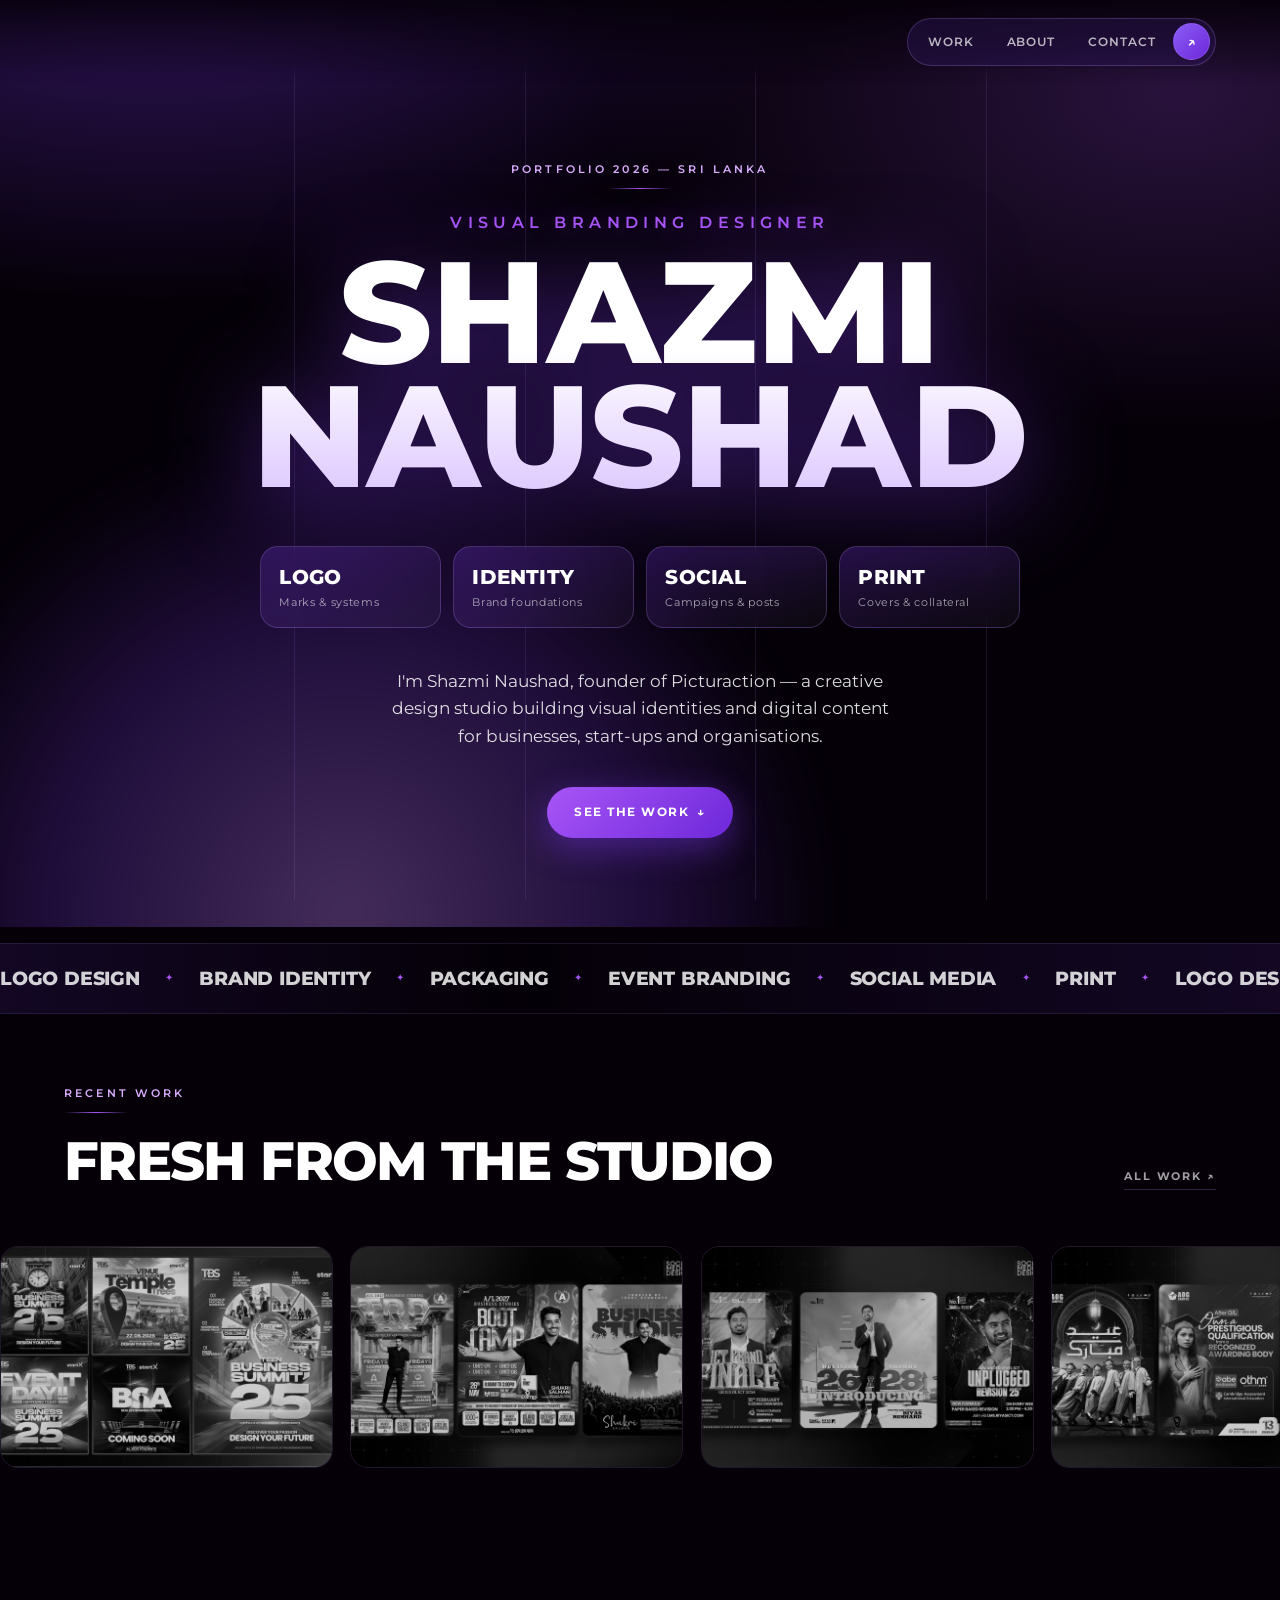
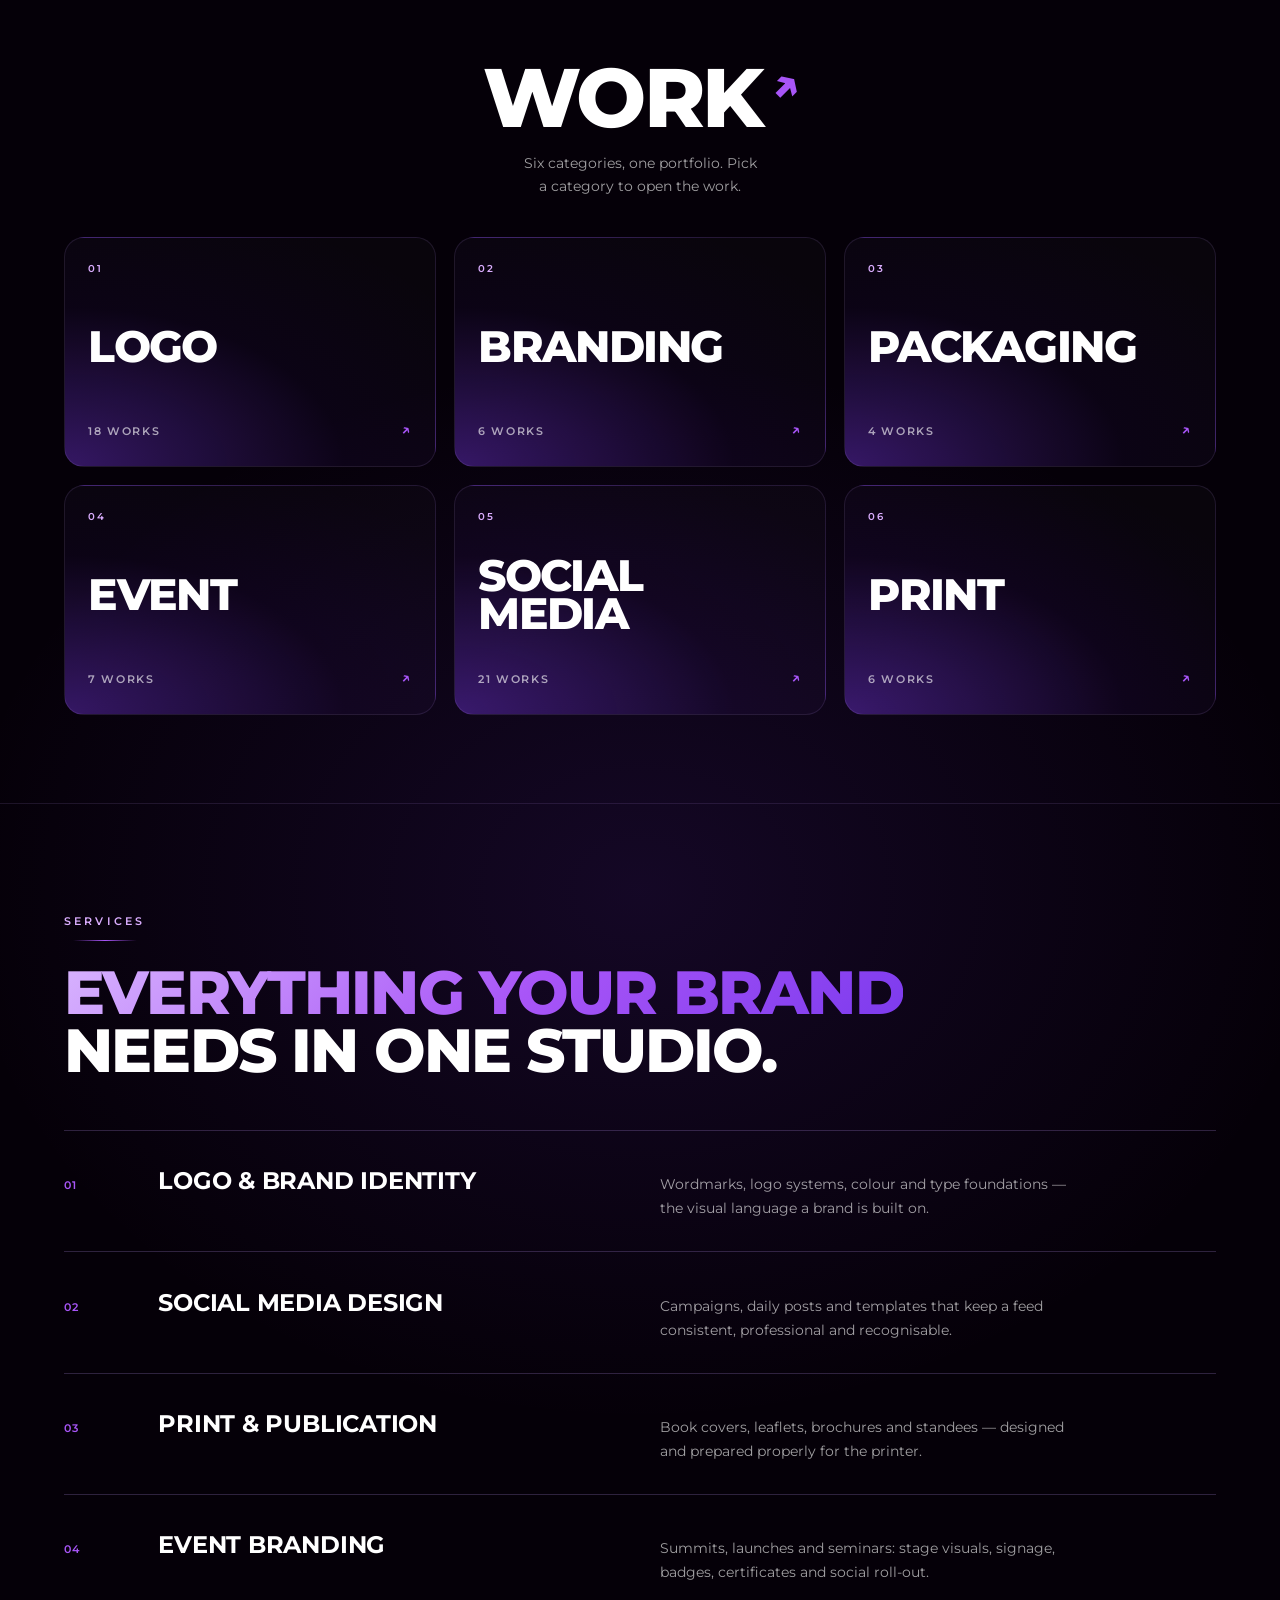
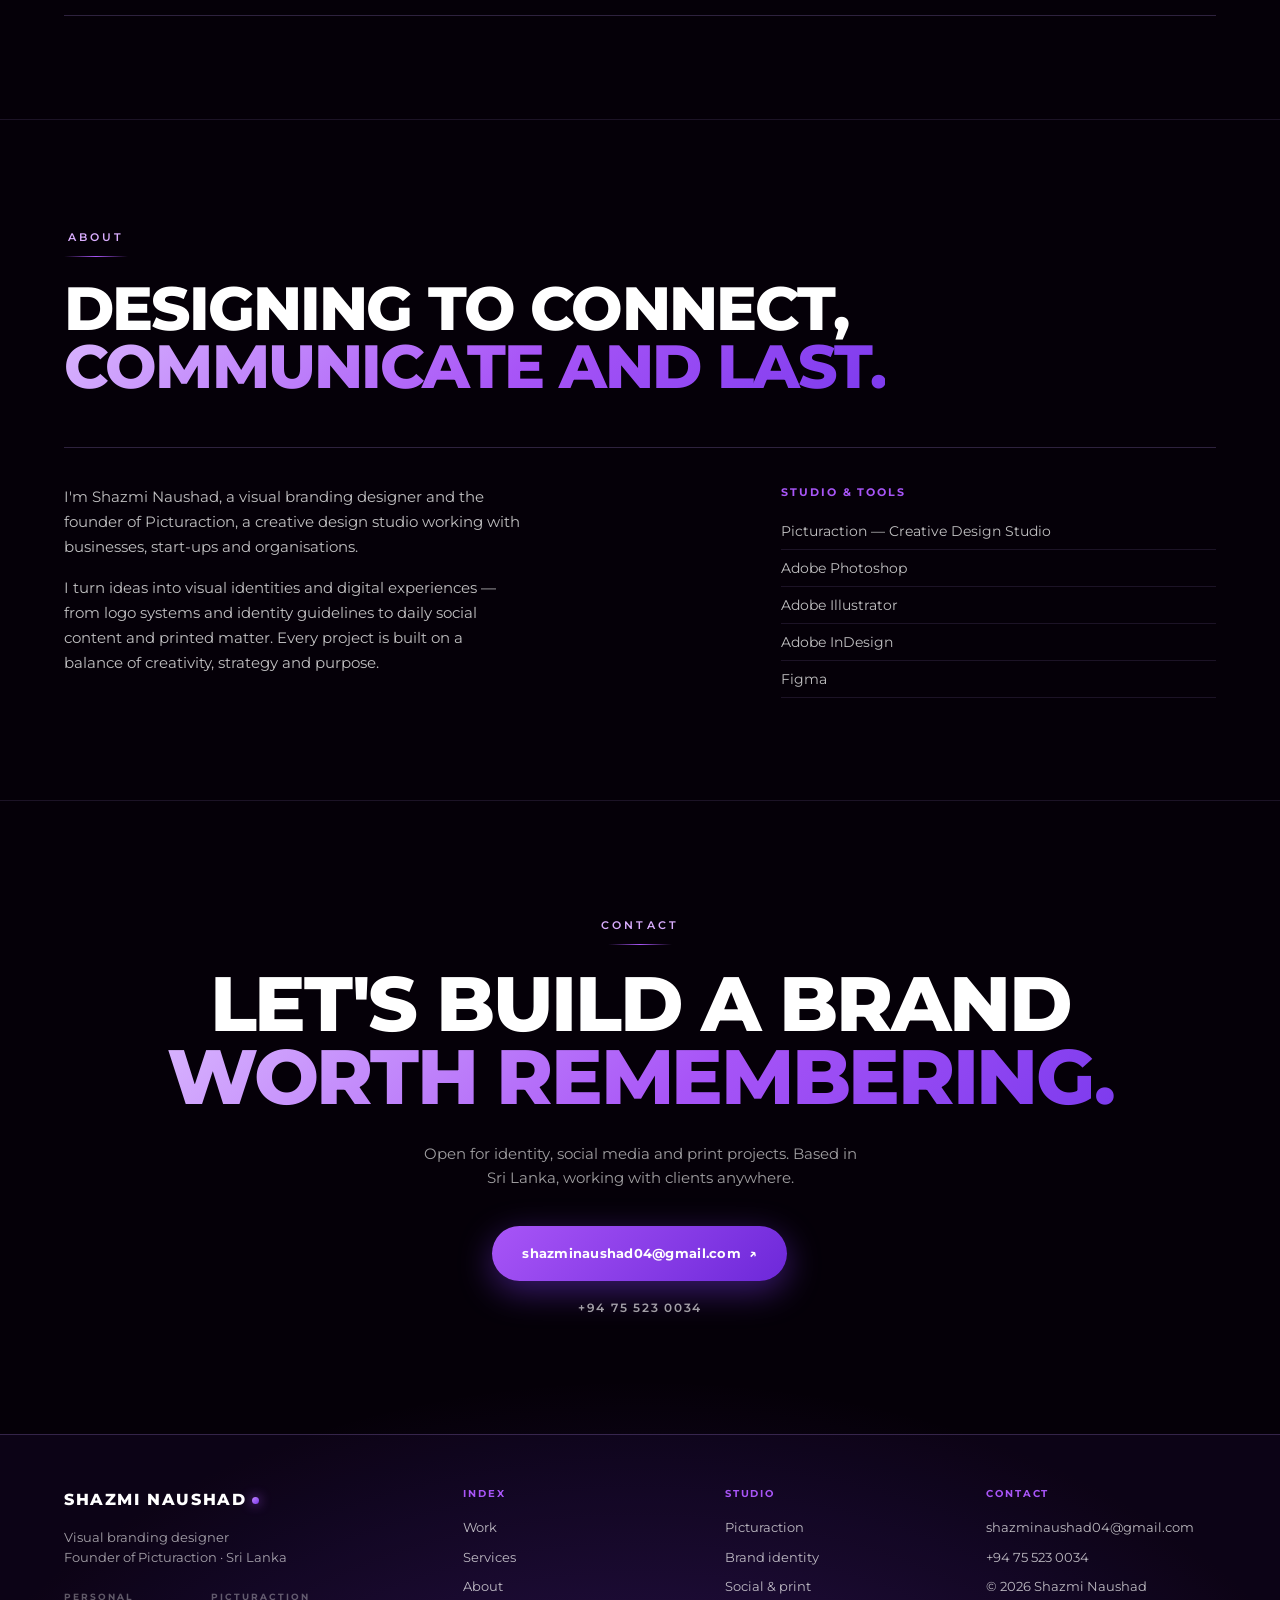
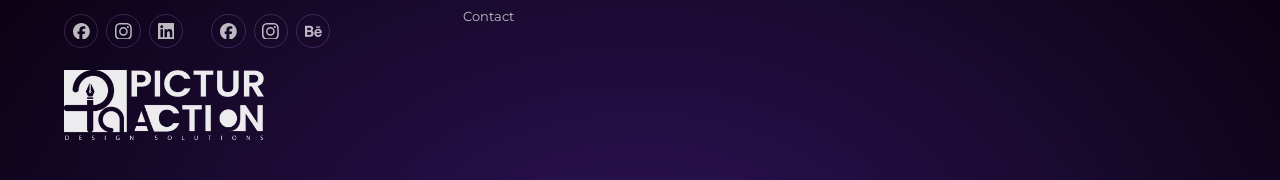
<file: index.html>
<!DOCTYPE html>
<html lang="en">
<head>
<meta charset="utf-8" />
<meta name="viewport" content="width=device-width, initial-scale=1, viewport-fit=cover" />
<meta name="theme-color" content="#000000" />
  <link rel="icon" href="data:image/svg+xml,%3Csvg xmlns='http://www.w3.org/2000/svg' viewBox='0 0 32 32'%3E%3Crect width='32' height='32' rx='8' fill='%23050008'/%3E%3Ccircle cx='16' cy='16' r='7' fill='%23a855f7'/%3E%3C/svg%3E" />
<title>Shazmi Naushad — Visual Branding Designer</title>
<meta name="description" content="Visual branding designer and founder of Picturaction, based in Sri Lanka. Logo and brand identity, packaging, social media and print — selected work from the 2026 portfolio." />
<meta property="og:type" content="website" />
<meta property="og:site_name" content="Shazmi Naushad" />
<meta property="og:title" content="Shazmi Naushad — Visual Branding Designer" />
<meta property="og:description" content="Visual branding designer and founder of Picturaction, based in Sri Lanka. Logo and brand identity, packaging, social media and print — selected work from the 2026 portfolio." />
<meta property="og:url" content="https://shazmi-naushad-portfolio-s3pdo9.freebuff.page/" />
<meta property="og:image" content="https://shazmi-naushad-portfolio-s3pdo9.freebuff.page/share.jpg" />
<meta property="og:image:secure_url" content="https://shazmi-naushad-portfolio-s3pdo9.freebuff.page/share.jpg" />
<meta property="og:image:type" content="image/jpeg" />
<meta property="og:image:width" content="1200" />
<meta property="og:image:height" content="630" />
<meta property="og:image:alt" content="Shazmi Naushad portfolio cover — dark violet hero with the name Shazmi Naushad set in heavy uppercase type" />
<meta name="twitter:card" content="summary_large_image" />
<meta name="twitter:title" content="Shazmi Naushad — Visual Branding Designer" />
<meta name="twitter:description" content="Visual branding designer and founder of Picturaction, based in Sri Lanka. Logo and brand identity, packaging, social media and print — selected work from the 2026 portfolio." />
<meta name="twitter:image" content="https://shazmi-naushad-portfolio-s3pdo9.freebuff.page/share.jpg" />
<meta name="twitter:image:alt" content="Shazmi Naushad portfolio cover — dark violet hero with the name Shazmi Naushad set in heavy uppercase type" />
<link rel="canonical" href="https://shazmi-naushad-portfolio-s3pdo9.freebuff.page/" />
<link rel="preconnect" href="https://fonts.googleapis.com" />
<link rel="preconnect" href="https://fonts.gstatic.com" crossorigin />
<link href="https://fonts.googleapis.com/css2?family=Montserrat:wght@400;500;600;700;800&display=swap" rel="stylesheet" />
<link rel="stylesheet" href="styles.css" />
<script>document.documentElement.classList.add('js');</script>
</head>
<body>
<a class="skip" href="#work">Skip to work</a>

<div class="grid-lines" aria-hidden="true">
  <span></span><span></span><span></span><span></span><span></span>
</div>

<header class="topbar">
  <div class="page topbar-inner">
    <nav class="pill" aria-label="Sections">
      <a href="#work">Work</a>
      <a href="#about">About</a>
      <a href="#contact">Contact</a>
      <a class="round" href="mailto:shazminaushad04@gmail.com" aria-label="Email me">↗</a>
    </nav>
  </div>
</header>

<main id="top">
  <section class="hero">
    <div class="glow" aria-hidden="true"></div>
    <div class="page hero-inner">
      <p class="eyebrow" data-reveal>Portfolio 2026 — Sri Lanka</p>
      <h1 data-reveal>
        <span class="h1-kicker">visual branding designer</span>
        <span class="h1-name">shazmi<br />naushad</span>
      </h1>

      <div class="stats" data-stagger>
        <div class="stat" data-reveal><strong>Logo</strong><span>Marks &amp; systems</span></div>
        <div class="stat" data-reveal><strong>Identity</strong><span>Brand foundations</span></div>
        <div class="stat" data-reveal><strong>Social</strong><span>Campaigns &amp; posts</span></div>
        <div class="stat" data-reveal><strong>Print</strong><span>Covers &amp; collateral</span></div>
      </div>

      <p class="hero-copy" data-reveal>I'm Shazmi Naushad, founder of Picturaction — a creative design studio building visual identities and digital content for businesses, start-ups and organisations.</p>

      <a class="btn-primary" href="#work" data-reveal>See the work <span aria-hidden="true">↓</span></a>
    </div>
  </section>

  <div class="marquee" aria-hidden="true">
    <div class="marquee-track">
      <div class="marquee-group">
        <span>logo design</span><i>✦</i><span>brand identity</span><i>✦</i><span>packaging</span><i>✦</i><span>event branding</span><i>✦</i><span>social media</span><i>✦</i><span>print</span><i>✦</i>
      </div>
      <div class="marquee-group">
        <span>logo design</span><i>✦</i><span>brand identity</span><i>✦</i><span>packaging</span><i>✦</i><span>event branding</span><i>✦</i><span>social media</span><i>✦</i><span>print</span><i>✦</i>
      </div>
    </div>
  </div>

  <section class="recent" aria-labelledby="recent-title">
    <div class="page recent-head">
      <p class="eyebrow" data-reveal>Recent work</p>
      <div class="recent-row" data-reveal>
        <h2 id="recent-title" class="recent-title">Fresh from the studio</h2>
        <a class="link-arrow" href="#work">All work <span aria-hidden="true">↗</span></a>
      </div>
    </div>
    <div class="rail" data-rail>
      <a class="rail-card" href="event.html" aria-label="Event work"><div class="rail-media"><img src="work/event-seed-6bebcaa6.jpg" alt="" loading="lazy" /></div><span class="rail-view" aria-hidden="true">↗</span></a><a class="rail-card" href="social.html" aria-label="Social Media work"><div class="rail-media"><img src="work/social-seed-286546f2.jpg" alt="" loading="lazy" /></div><span class="rail-view" aria-hidden="true">↗</span></a><a class="rail-card" href="social.html" aria-label="Social Media work"><div class="rail-media"><img src="work/social-seed-c4266869.jpg" alt="" loading="lazy" /></div><span class="rail-view" aria-hidden="true">↗</span></a><a class="rail-card" href="social.html" aria-label="Social Media work"><div class="rail-media"><img src="work/social-seed-0a0c2b94.jpg" alt="" loading="lazy" /></div><span class="rail-view" aria-hidden="true">↗</span></a><a class="rail-card" href="social.html" aria-label="Social Media work"><div class="rail-media"><img src="work/social-seed-6a22bef0.jpg" alt="" loading="lazy" /></div><span class="rail-view" aria-hidden="true">↗</span></a><a class="rail-card" href="print.html" aria-label="Print work"><div class="rail-media"><img src="work/print-seed-60a09a3f.jpg" alt="" loading="lazy" /></div><span class="rail-view" aria-hidden="true">↗</span></a><a class="rail-card" href="print.html" aria-label="Print work"><div class="rail-media"><img src="work/print-seed-128ae3c5.jpg" alt="" loading="lazy" /></div><span class="rail-view" aria-hidden="true">↗</span></a><a class="rail-card" href="logo.html" aria-label="Logo work"><div class="rail-media"><img src="work/logo-mwx8jqrd-650bd97c.jpg" alt="" loading="lazy" /></div><span class="rail-view" aria-hidden="true">↗</span></a>
    </div>
  </section>

  <section id="work" class="work">
    <div class="page">
      <div class="sec-head" data-reveal>
        <h2>Work <span class="arrow" aria-hidden="true">↗</span></h2>
        <p class="sec-sub">Six categories, one portfolio. Pick a category to open the work.</p>
      </div>

      <div class="cat-grid" data-stagger>
        <a class="cat" data-reveal data-tilt href="logo.html">
          <span class="cat-num">01</span>
          <h3>Logo</h3>
          <span class="cat-foot"><span>18 works</span><span class="cat-arrow" aria-hidden="true">↗</span></span>
        </a>
        <a class="cat" data-reveal data-tilt href="branding.html">
          <span class="cat-num">02</span>
          <h3>Branding</h3>
          <span class="cat-foot"><span>6 works</span><span class="cat-arrow" aria-hidden="true">↗</span></span>
        </a>
        <a class="cat" data-reveal data-tilt href="packaging.html">
          <span class="cat-num">03</span>
          <h3>Packaging</h3>
          <span class="cat-foot"><span>4 works</span><span class="cat-arrow" aria-hidden="true">↗</span></span>
        </a>
        <a class="cat" data-reveal data-tilt href="event.html">
          <span class="cat-num">04</span>
          <h3>Event</h3>
          <span class="cat-foot"><span>7 works</span><span class="cat-arrow" aria-hidden="true">↗</span></span>
        </a>
        <a class="cat" data-reveal data-tilt href="social.html">
          <span class="cat-num">05</span>
          <h3>Social Media</h3>
          <span class="cat-foot"><span>21 works</span><span class="cat-arrow" aria-hidden="true">↗</span></span>
        </a>
        <a class="cat" data-reveal data-tilt href="print.html">
          <span class="cat-num">06</span>
          <h3>Print</h3>
          <span class="cat-foot"><span>6 works</span><span class="cat-arrow" aria-hidden="true">↗</span></span>
        </a>
      </div>
    </div>
  </section>

  <section id="services" class="services">
    <div class="page">
      <p class="eyebrow">Services</p>
      <h2 class="big-head" data-reveal><span class="violet">Everything your brand</span> needs in one studio.</h2>

      <div class="service-list" data-stagger>
        <div class="service" data-reveal>
          <span class="num">01</span>
          <h3>Logo &amp; brand identity</h3>
          <p>Wordmarks, logo systems, colour and type foundations — the visual language a brand is built on.</p>
        </div>
        <div class="service" data-reveal>
          <span class="num">02</span>
          <h3>Social media design</h3>
          <p>Campaigns, daily posts and templates that keep a feed consistent, professional and recognisable.</p>
        </div>
        <div class="service" data-reveal>
          <span class="num">03</span>
          <h3>Print &amp; publication</h3>
          <p>Book covers, leaflets, brochures and standees — designed and prepared properly for the printer.</p>
        </div>
        <div class="service" data-reveal>
          <span class="num">04</span>
          <h3>Event branding</h3>
          <p>Summits, launches and seminars: stage visuals, signage, badges, certificates and social roll-out.</p>
        </div>
      </div>
    </div>
  </section>

  <section id="about" class="about">
    <div class="page about-inner">
      <p class="eyebrow">About</p>
      <h2 class="big-head" data-reveal">Designing to connect, <span class="violet">communicate and last.</span></h2>

      <div class="about-cols" data-reveal>
        <div>
          <p>I'm Shazmi Naushad, a visual branding designer and the founder of Picturaction, a creative design studio working with businesses, start-ups and organisations.</p>
          <p>I turn ideas into visual identities and digital experiences — from logo systems and identity guidelines to daily social content and printed matter. Every project is built on a balance of creativity, strategy and purpose.</p>
        </div>
        <div>
          <h3 class="col-title">Studio &amp; tools</h3>
          <ul class="list">
            <li>Picturaction — Creative Design Studio</li>
            <li>Adobe Photoshop</li>
            <li>Adobe Illustrator</li>
            <li>Adobe InDesign</li>
            <li>Figma</li>
          </ul>
        </div>
      </div>
    </div>
  </section>

  <section id="contact" class="contact">
    <div class="page">
      <p class="eyebrow">Contact</p>
      <h2 class="contact-head" data-reveal>Let's build a brand<br /><span class="violet">worth remembering.</span></h2>
      <p class="contact-copy" data-reveal>Open for identity, social media and print projects. Based in Sri Lanka, working with clients anywhere.</p>
      <a class="btn-primary btn-mail" data-reveal href="mailto:shazminaushad04@gmail.com">shazminaushad04@gmail.com <span aria-hidden="true">↗</span></a>
      <a class="phone" data-reveal href="tel:+94755230034">+94 75 523 0034</a>
    </div>
  </section>
</main>

<footer class="site-footer">
  <div class="page footer-inner">
    <div class="footer-brand">
      <p class="logo">shazmi naushad<span class="logo-dot" aria-hidden="true"></span></p>
      <p class="footer-note">Visual branding designer<br />Founder of Picturaction · Sri Lanka</p>
      <div class="socials">
        <div class="social-group">
          <span class="social-label">Personal</span>
          <span class="social-row">
            <a class="social" href="https://www.facebook.com/mohammed.shazmi.1" target="_blank" rel="noopener noreferrer" aria-label="Facebook — Shazmi Naushad"><svg viewBox="0 0 24 24" aria-hidden="true" focusable="false"><path d="M9.101 23.691v-7.98H6.627v-3.667h2.474v-1.58c0-4.085 1.848-5.978 5.858-5.978.401 0 .955.042 1.468.103a8.68 8.68 0 0 1 1.141.195v3.325a8.623 8.623 0 0 0-.653-.036 26.805 26.805 0 0 0-.733-.009c-.707 0-1.259.096-1.675.309a1.686 1.686 0 0 0-.679.622c-.258.42-.374.995-.374 1.752v1.297h3.919l-.386 2.103-.287 1.564h-3.246v8.245C19.396 23.238 24 18.179 24 12.044c0-6.627-5.373-12-12-12s-12 5.373-12 12c0 5.628 3.874 10.35 9.101 11.647Z"/></svg></a>
            <a class="social" href="https://www.instagram.com/shaz.miiiiii/" target="_blank" rel="noopener noreferrer" aria-label="Instagram — Shazmi Naushad"><svg viewBox="0 0 24 24" aria-hidden="true" focusable="false"><path d="M7.0301.084c-1.2768.0602-2.1487.264-2.911.5634-.7888.3075-1.4575.72-2.1228 1.3877-.6652.6677-1.075 1.3368-1.3802 2.127-.2954.7638-.4956 1.6365-.552 2.914-.0564 1.2775-.0689 1.6882-.0626 4.947.0062 3.2586.0206 3.6671.0825 4.9473.061 1.2765.264 2.1482.5635 2.9107.308.7889.72 1.4573 1.388 2.1228.6679.6655 1.3365 1.0743 2.1285 1.38.7632.295 1.6361.4961 2.9134.552 1.2773.056 1.6884.069 4.9462.0627 3.2578-.0062 3.668-.0207 4.9478-.0814 1.28-.0607 2.147-.2652 2.9098-.5633.7889-.3086 1.4578-.72 2.1228-1.3881.665-.6682 1.0745-1.3378 1.3795-2.1284.2957-.7632.4966-1.636.552-2.9124.056-1.2809.0692-1.6898.063-4.948-.0063-3.2583-.021-3.6668-.0817-4.9465-.0607-1.2797-.264-2.1487-.5633-2.9117-.3084-.7889-.72-1.4568-1.3876-2.1228C21.2982 1.33 20.628.9208 19.8378.6165 19.074.321 18.2017.1197 16.9244.0645 15.6471.0093 15.236-.005 11.977.0014 8.718.0076 8.31.0215 7.0301.0839m.1402 21.6932c-1.17-.0509-1.8053-.2453-2.2287-.408-.5606-.216-.96-.4771-1.3819-.895-.422-.4178-.6811-.8186-.9-1.378-.1644-.4234-.3624-1.058-.4171-2.228-.0595-1.2645-.072-1.6442-.079-4.848-.007-3.2037.0053-3.583.0607-4.848.05-1.169.2456-1.805.408-2.2282.216-.5613.4762-.96.895-1.3816.4188-.4217.8184-.6814 1.3783-.9003.423-.1651 1.0575-.3614 2.227-.4171 1.2655-.06 1.6447-.072 4.848-.079 3.2033-.007 3.5835.005 4.8495.0608 1.169.0508 1.8053.2445 2.228.408.5608.216.96.4754 1.3816.895.4217.4194.6816.8176.9005 1.3787.1653.4217.3617 1.056.4169 2.2263.0602 1.2655.0739 1.645.0796 4.848.0058 3.203-.0055 3.5834-.061 4.848-.051 1.17-.245 1.8055-.408 2.2294-.216.5604-.4763.96-.8954 1.3814-.419.4215-.8181.6811-1.3783.9-.4224.1649-1.0577.3617-2.2262.4174-1.2656.0595-1.6448.072-4.8493.079-3.2045.007-3.5825-.006-4.848-.0608M16.953 5.5864A1.44 1.44 0 1 0 18.39 4.144a1.44 1.44 0 0 0-1.437 1.4424M5.8385 12.012c.0067 3.4032 2.7706 6.1557 6.173 6.1493 3.4026-.0065 6.157-2.7701 6.1506-6.1733-.0065-3.4032-2.771-6.1565-6.174-6.1498-3.403.0067-6.156 2.771-6.1496 6.1738M8 12.0077a4 4 0 1 1 4.008 3.9921A3.9996 3.9996 0 0 1 8 12.0077"/></svg></a>
            <a class="social" href="https://www.linkedin.com/in/shazmi-naushad-3157b5373" target="_blank" rel="noopener noreferrer" aria-label="LinkedIn — Shazmi Naushad"><svg viewBox="0 0 24 24" aria-hidden="true" focusable="false"><path d="M20.447 20.452h-3.554v-5.569c0-1.328-.027-3.037-1.852-3.037-1.853 0-2.136 1.445-2.136 2.939v5.667H9.351V9h3.414v1.561h.046c.477-.9 1.637-1.85 3.37-1.85 3.601 0 4.267 2.37 4.267 5.455v6.286zM5.337 7.433c-1.144 0-2.063-.926-2.063-2.065 0-1.138.92-2.063 2.063-2.063 1.14 0 2.064.925 2.064 2.063 0 1.139-.925 2.065-2.064 2.065zm1.782 13.019H3.555V9h3.564v11.452zM22.225 0H1.771C.792 0 0 .774 0 1.729v20.542C0 23.227.792 24 1.771 24h20.451C23.2 24 24 23.227 24 22.271V1.729C24 .774 23.2 0 22.222 0h.003z"/></svg></a>
          </span>
        </div>
        <div class="social-group">
          <span class="social-label">Picturaction</span>
          <span class="social-row">
            <a class="social" href="https://www.facebook.com/picturaction" target="_blank" rel="noopener noreferrer" aria-label="Facebook — Picturaction"><svg viewBox="0 0 24 24" aria-hidden="true" focusable="false"><path d="M9.101 23.691v-7.98H6.627v-3.667h2.474v-1.58c0-4.085 1.848-5.978 5.858-5.978.401 0 .955.042 1.468.103a8.68 8.68 0 0 1 1.141.195v3.325a8.623 8.623 0 0 0-.653-.036 26.805 26.805 0 0 0-.733-.009c-.707 0-1.259.096-1.675.309a1.686 1.686 0 0 0-.679.622c-.258.42-.374.995-.374 1.752v1.297h3.919l-.386 2.103-.287 1.564h-3.246v8.245C19.396 23.238 24 18.179 24 12.044c0-6.627-5.373-12-12-12s-12 5.373-12 12c0 5.628 3.874 10.35 9.101 11.647Z"/></svg></a>
            <a class="social" href="https://www.instagram.com/picturaction" target="_blank" rel="noopener noreferrer" aria-label="Instagram — Picturaction"><svg viewBox="0 0 24 24" aria-hidden="true" focusable="false"><path d="M7.0301.084c-1.2768.0602-2.1487.264-2.911.5634-.7888.3075-1.4575.72-2.1228 1.3877-.6652.6677-1.075 1.3368-1.3802 2.127-.2954.7638-.4956 1.6365-.552 2.914-.0564 1.2775-.0689 1.6882-.0626 4.947.0062 3.2586.0206 3.6671.0825 4.9473.061 1.2765.264 2.1482.5635 2.9107.308.7889.72 1.4573 1.388 2.1228.6679.6655 1.3365 1.0743 2.1285 1.38.7632.295 1.6361.4961 2.9134.552 1.2773.056 1.6884.069 4.9462.0627 3.2578-.0062 3.668-.0207 4.9478-.0814 1.28-.0607 2.147-.2652 2.9098-.5633.7889-.3086 1.4578-.72 2.1228-1.3881.665-.6682 1.0745-1.3378 1.3795-2.1284.2957-.7632.4966-1.636.552-2.9124.056-1.2809.0692-1.6898.063-4.948-.0063-3.2583-.021-3.6668-.0817-4.9465-.0607-1.2797-.264-2.1487-.5633-2.9117-.3084-.7889-.72-1.4568-1.3876-2.1228C21.2982 1.33 20.628.9208 19.8378.6165 19.074.321 18.2017.1197 16.9244.0645 15.6471.0093 15.236-.005 11.977.0014 8.718.0076 8.31.0215 7.0301.0839m.1402 21.6932c-1.17-.0509-1.8053-.2453-2.2287-.408-.5606-.216-.96-.4771-1.3819-.895-.422-.4178-.6811-.8186-.9-1.378-.1644-.4234-.3624-1.058-.4171-2.228-.0595-1.2645-.072-1.6442-.079-4.848-.007-3.2037.0053-3.583.0607-4.848.05-1.169.2456-1.805.408-2.2282.216-.5613.4762-.96.895-1.3816.4188-.4217.8184-.6814 1.3783-.9003.423-.1651 1.0575-.3614 2.227-.4171 1.2655-.06 1.6447-.072 4.848-.079 3.2033-.007 3.5835.005 4.8495.0608 1.169.0508 1.8053.2445 2.228.408.5608.216.96.4754 1.3816.895.4217.4194.6816.8176.9005 1.3787.1653.4217.3617 1.056.4169 2.2263.0602 1.2655.0739 1.645.0796 4.848.0058 3.203-.0055 3.5834-.061 4.848-.051 1.17-.245 1.8055-.408 2.2294-.216.5604-.4763.96-.8954 1.3814-.419.4215-.8181.6811-1.3783.9-.4224.1649-1.0577.3617-2.2262.4174-1.2656.0595-1.6448.072-4.8493.079-3.2045.007-3.5825-.006-4.848-.0608M16.953 5.5864A1.44 1.44 0 1 0 18.39 4.144a1.44 1.44 0 0 0-1.437 1.4424M5.8385 12.012c.0067 3.4032 2.7706 6.1557 6.173 6.1493 3.4026-.0065 6.157-2.7701 6.1506-6.1733-.0065-3.4032-2.771-6.1565-6.174-6.1498-3.403.0067-6.156 2.771-6.1496 6.1738M8 12.0077a4 4 0 1 1 4.008 3.9921A3.9996 3.9996 0 0 1 8 12.0077"/></svg></a>
            <a class="social" href="https://www.behance.net/picturaction" target="_blank" rel="noopener noreferrer" aria-label="Behance — Picturaction"><svg viewBox="0 0 24 24" aria-hidden="true" focusable="false"><path d="M16.969 16.927a2.561 2.561 0 0 0 1.901.677 2.501 2.501 0 0 0 1.531-.475c.362-.235.636-.584.779-.99h2.585a5.091 5.091 0 0 1-1.9 2.896 5.292 5.292 0 0 1-3.091.88 5.839 5.839 0 0 1-2.284-.433 4.871 4.871 0 0 1-1.723-1.211 5.657 5.657 0 0 1-1.08-1.874 7.057 7.057 0 0 1-.383-2.393c-.005-.8.129-1.595.396-2.349a5.313 5.313 0 0 1 5.088-3.604 4.87 4.87 0 0 1 2.376.563c.661.362 1.231.87 1.668 1.485a6.2 6.2 0 0 1 .943 2.133c.194.821.263 1.666.205 2.508h-7.699c-.063.79.184 1.574.688 2.187ZM6.947 4.084a8.065 8.065 0 0 1 1.928.198 4.29 4.29 0 0 1 1.49.638c.418.303.748.711.958 1.182.241.579.357 1.203.341 1.83a3.506 3.506 0 0 1-.506 1.961 3.726 3.726 0 0 1-1.503 1.287 3.588 3.588 0 0 1 2.027 1.437c.464.747.697 1.615.67 2.494a4.593 4.593 0 0 1-.423 2.032 3.945 3.945 0 0 1-1.163 1.413 5.114 5.114 0 0 1-1.683.807 7.135 7.135 0 0 1-1.928.259H0V4.084h6.947Zm-.235 12.9c.308.004.616-.029.916-.099a2.18 2.18 0 0 0 .766-.332c.228-.158.411-.371.534-.619.142-.317.208-.663.191-1.009a2.08 2.08 0 0 0-.642-1.715 2.618 2.618 0 0 0-1.696-.505h-3.54v4.279h3.471Zm13.635-5.967a2.13 2.13 0 0 0-1.654-.619 2.336 2.336 0 0 0-1.163.259 2.474 2.474 0 0 0-.738.62 2.359 2.359 0 0 0-.396.792c-.074.239-.12.485-.137.734h4.769a3.239 3.239 0 0 0-.679-1.785l-.002-.001Zm-13.813-.648a2.254 2.254 0 0 0 1.423-.433c.399-.355.607-.88.56-1.413a1.916 1.916 0 0 0-.178-.891 1.298 1.298 0 0 0-.495-.533 1.851 1.851 0 0 0-.711-.274 3.966 3.966 0 0 0-.835-.073H3.241v3.631h3.293v-.014ZM21.62 5.122h-5.976v1.527h5.976V5.122Z"/></svg></a>
          </span>
        </div>
      </div>
      <p class="footer-mark"><img src="picturaction-white.png" alt="Picturaction — Design Solutions" width="720" height="254" loading="lazy" decoding="async" /></p>
    </div>
    <div class="footer-col">
      <h4>Index</h4>
      <a href="#work">Work</a>
      <a href="#services">Services</a>
      <a href="#about">About</a>
      <a href="#contact">Contact</a>
    </div>
    <div class="footer-col">
      <h4>Studio</h4>
      <p>Picturaction</p>
      <p>Brand identity</p>
      <p>Social &amp; print</p>
    </div>
    <div class="footer-col">
      <h4>Contact</h4>
      <a href="mailto:shazminaushad04@gmail.com">shazminaushad04@gmail.com</a>
      <a href="tel:+94755230034">+94 75 523 0034</a>
      <p>© <span data-year>2026</span> Shazmi Naushad</p>
    </div>
  </div>
</footer>

<script src="script.js"></script>
</body>
</html>
</file>
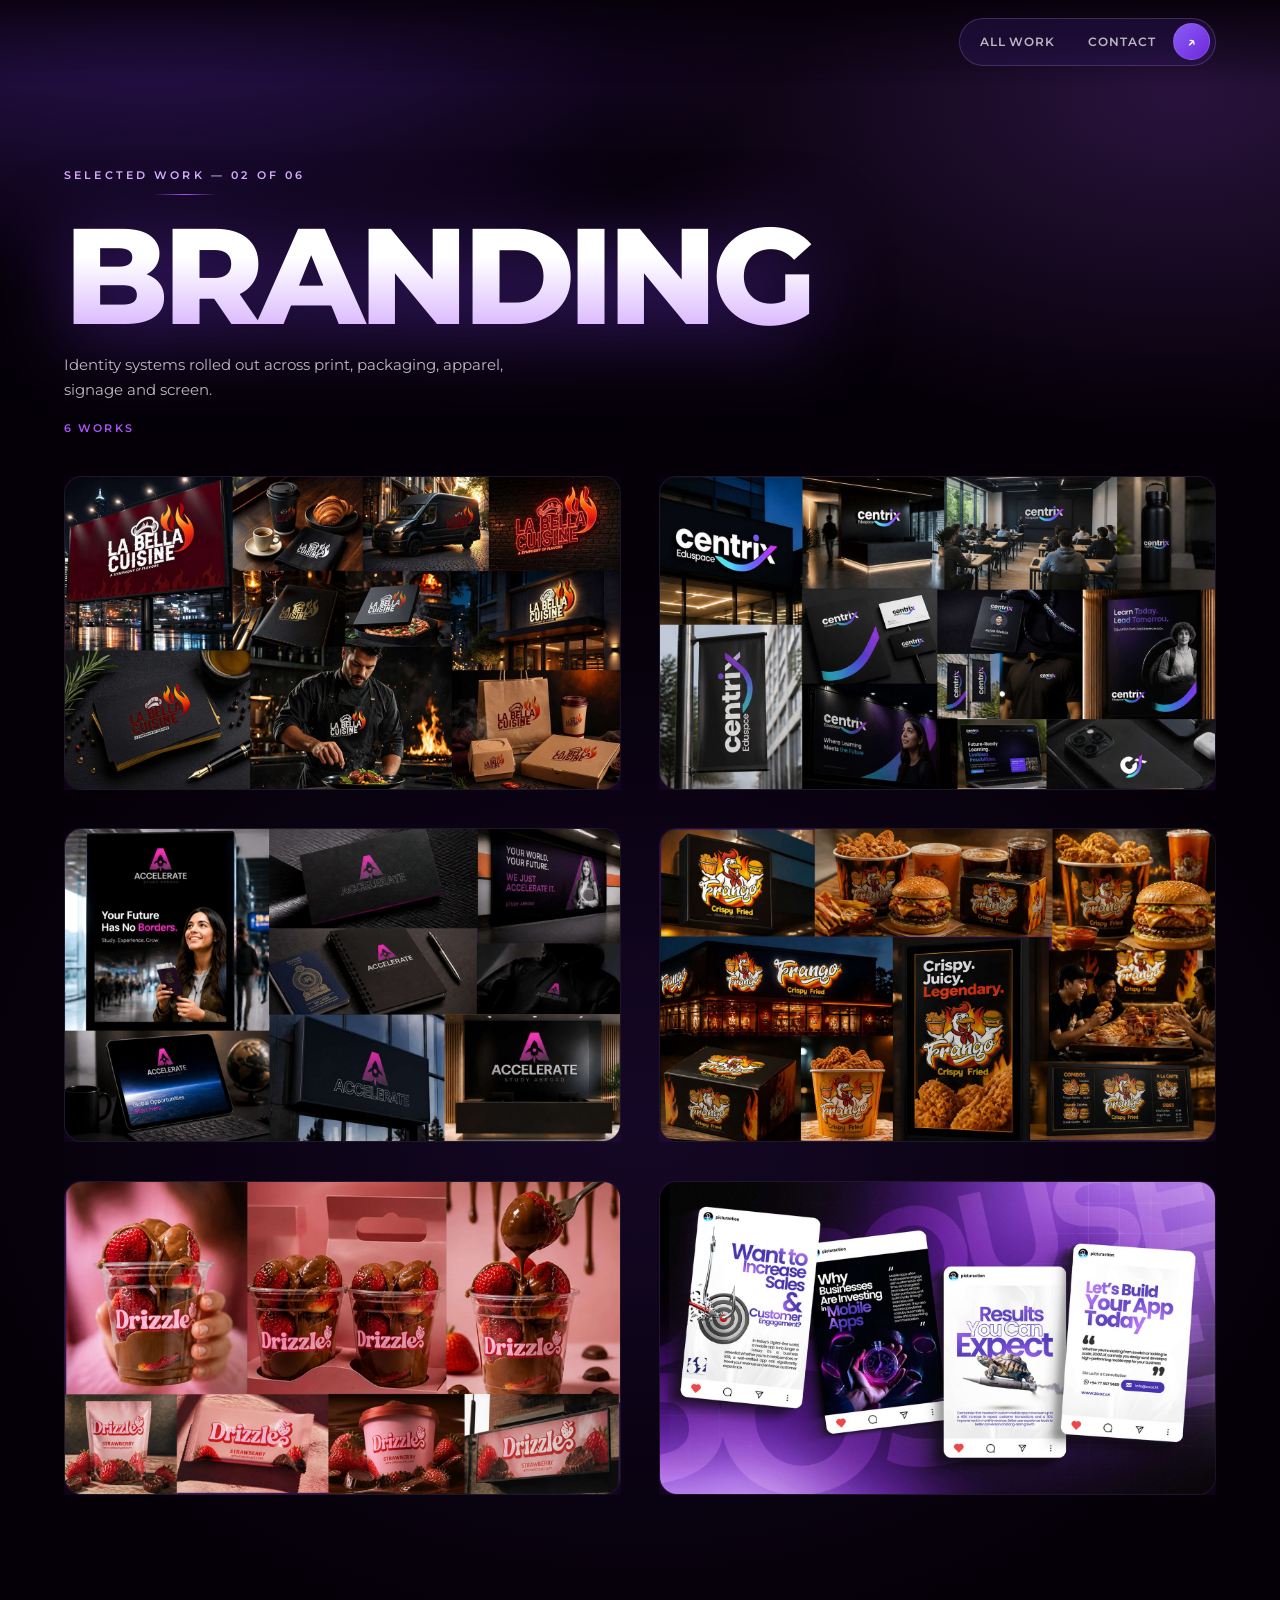
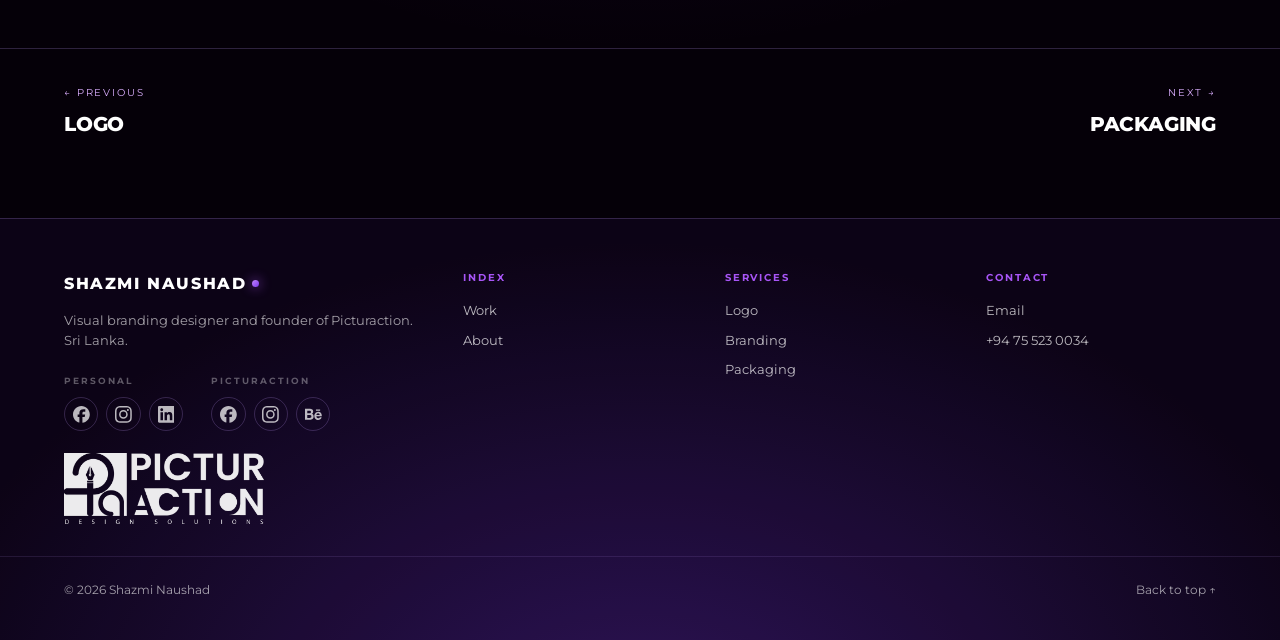
<file: branding.html>
<!doctype html>
<html lang="en" class="no-js">
<head>
  <meta charset="utf-8" />
  <meta name="viewport" content="width=device-width, initial-scale=1" />
  <title>Branding — Shazmi Naushad</title>
  <meta name="description" content="Brand identity systems by Shazmi Naushad — typography, colour and layout built to hold together everywhere. Selected branding work from the 2026 portfolio." />
  <meta property="og:type" content="website" />
  <meta property="og:site_name" content="Shazmi Naushad" />
  <meta property="og:title" content="Branding — Shazmi Naushad" />
  <meta property="og:description" content="Brand identity systems by Shazmi Naushad — typography, colour and layout built to hold together everywhere. Selected branding work from the 2026 portfolio." />
  <meta property="og:url" content="https://shazmi-naushad-portfolio-s3pdo9.freebuff.page/branding.html" />
  <meta property="og:image" content="https://shazmi-naushad-portfolio-s3pdo9.freebuff.page/share.jpg" />
  <meta property="og:image:secure_url" content="https://shazmi-naushad-portfolio-s3pdo9.freebuff.page/share.jpg" />
  <meta property="og:image:type" content="image/jpeg" />
  <meta property="og:image:width" content="1200" />
  <meta property="og:image:height" content="630" />
  <meta property="og:image:alt" content="Shazmi Naushad portfolio cover — dark violet hero with the name Shazmi Naushad set in heavy uppercase type" />
  <meta name="twitter:card" content="summary_large_image" />
  <meta name="twitter:title" content="Branding — Shazmi Naushad" />
  <meta name="twitter:description" content="Brand identity systems by Shazmi Naushad — typography, colour and layout built to hold together everywhere. Selected branding work from the 2026 portfolio." />
  <meta name="twitter:image" content="https://shazmi-naushad-portfolio-s3pdo9.freebuff.page/share.jpg" />
  <meta name="twitter:image:alt" content="Shazmi Naushad portfolio cover — dark violet hero with the name Shazmi Naushad set in heavy uppercase type" />
  <link rel="canonical" href="https://shazmi-naushad-portfolio-s3pdo9.freebuff.page/branding.html" />
  <link rel="preconnect" href="https://fonts.googleapis.com" />
  <link rel="preconnect" href="https://fonts.gstatic.com" crossorigin />
  <link href="https://fonts.googleapis.com/css2?family=Montserrat:wght@400;500;600;700;800&display=swap" rel="stylesheet" />
  <link rel="icon" href="data:image/svg+xml,%3Csvg xmlns='http://www.w3.org/2000/svg' viewBox='0 0 32 32'%3E%3Crect width='32' height='32' rx='8' fill='%23050008'/%3E%3Ccircle cx='16' cy='16' r='7' fill='%23a855f7'/%3E%3C/svg%3E" />
  <link rel="stylesheet" href="styles.css" />
  <script>document.documentElement.className = "js";</script>
</head>
<body>
  <a class="skip" href="#work">Skip to work</a>
  <header class="topbar">
    <div class="page topbar-inner">
      <nav class="pill" aria-label="Main">
        <a href="index.html#work">All work</a>
        <a href="index.html#contact">Contact</a>
        <a class="round" href="mailto:shazminaushad04@gmail.com" aria-label="Email Shazmi">↗</a>
      </nav>
    </div>
  </header>

  <main>
    <section class="page-head page">
      <p class="eyebrow" data-reveal>Selected work — 02 of 06</p>
      <h1 class="cat-title" data-reveal>Branding</h1>
      <p class="page-intro" data-reveal>Identity systems rolled out across print, packaging, apparel, signage and screen.</p>
      <p class="page-count" data-reveal>6 works</p>
    </section>

    <section class="brand-list page" id="work" data-stagger>
      <div class="gallery"><figure class="work-item" data-reveal><div class="work-frame"><img src="work/branding-seed-ad837c3e.jpg" alt="Selected design work by Shazmi Naushad" loading="lazy" /></div></figure><figure class="work-item" data-reveal><div class="work-frame"><img src="work/branding-seed-d9acd9b2.jpg" alt="Selected design work by Shazmi Naushad" loading="lazy" /></div></figure><figure class="work-item" data-reveal><div class="work-frame"><img src="work/branding-seed-72f72597.jpg" alt="Selected design work by Shazmi Naushad" loading="lazy" /></div></figure><figure class="work-item" data-reveal><div class="work-frame"><img src="work/branding-seed-e2ffe84a.jpg" alt="Selected design work by Shazmi Naushad" loading="lazy" /></div></figure><figure class="work-item" data-reveal><div class="work-frame"><img src="work/branding-seed-3262f90a.jpg" alt="Selected design work by Shazmi Naushad" loading="lazy" /></div></figure><figure class="work-item" data-reveal><div class="work-frame"><img src="work/branding-seed-0a081ee6.jpg" alt="Selected design work by Shazmi Naushad" loading="lazy" /></div></figure></div>
    </section>
  </main>

  <nav class="pager page" aria-label="Categories">
    <a class="pager-link" href="logo.html"><span>← Previous</span><strong>Logo</strong></a>
    <a class="pager-link pager-next" href="packaging.html"><span>Next →</span><strong>Packaging</strong></a>
  </nav>

  <footer class="site-footer">
    <div class="page footer-inner">
      <div class="footer-brand">
        <p class="logo">Shazmi Naushad<span class="logo-dot" aria-hidden="true"></span></p>
        <p class="footer-note">Visual branding designer and founder of Picturaction. Sri Lanka.</p>
      <div class="socials">
        <div class="social-group">
          <span class="social-label">Personal</span>
          <span class="social-row">
            <a class="social" href="https://www.facebook.com/mohammed.shazmi.1" target="_blank" rel="noopener noreferrer" aria-label="Facebook — Shazmi Naushad"><svg viewBox="0 0 24 24" aria-hidden="true" focusable="false"><path d="M9.101 23.691v-7.98H6.627v-3.667h2.474v-1.58c0-4.085 1.848-5.978 5.858-5.978.401 0 .955.042 1.468.103a8.68 8.68 0 0 1 1.141.195v3.325a8.623 8.623 0 0 0-.653-.036 26.805 26.805 0 0 0-.733-.009c-.707 0-1.259.096-1.675.309a1.686 1.686 0 0 0-.679.622c-.258.42-.374.995-.374 1.752v1.297h3.919l-.386 2.103-.287 1.564h-3.246v8.245C19.396 23.238 24 18.179 24 12.044c0-6.627-5.373-12-12-12s-12 5.373-12 12c0 5.628 3.874 10.35 9.101 11.647Z"/></svg></a>
            <a class="social" href="https://www.instagram.com/shaz.miiiiii/" target="_blank" rel="noopener noreferrer" aria-label="Instagram — Shazmi Naushad"><svg viewBox="0 0 24 24" aria-hidden="true" focusable="false"><path d="M7.0301.084c-1.2768.0602-2.1487.264-2.911.5634-.7888.3075-1.4575.72-2.1228 1.3877-.6652.6677-1.075 1.3368-1.3802 2.127-.2954.7638-.4956 1.6365-.552 2.914-.0564 1.2775-.0689 1.6882-.0626 4.947.0062 3.2586.0206 3.6671.0825 4.9473.061 1.2765.264 2.1482.5635 2.9107.308.7889.72 1.4573 1.388 2.1228.6679.6655 1.3365 1.0743 2.1285 1.38.7632.295 1.6361.4961 2.9134.552 1.2773.056 1.6884.069 4.9462.0627 3.2578-.0062 3.668-.0207 4.9478-.0814 1.28-.0607 2.147-.2652 2.9098-.5633.7889-.3086 1.4578-.72 2.1228-1.3881.665-.6682 1.0745-1.3378 1.3795-2.1284.2957-.7632.4966-1.636.552-2.9124.056-1.2809.0692-1.6898.063-4.948-.0063-3.2583-.021-3.6668-.0817-4.9465-.0607-1.2797-.264-2.1487-.5633-2.9117-.3084-.7889-.72-1.4568-1.3876-2.1228C21.2982 1.33 20.628.9208 19.8378.6165 19.074.321 18.2017.1197 16.9244.0645 15.6471.0093 15.236-.005 11.977.0014 8.718.0076 8.31.0215 7.0301.0839m.1402 21.6932c-1.17-.0509-1.8053-.2453-2.2287-.408-.5606-.216-.96-.4771-1.3819-.895-.422-.4178-.6811-.8186-.9-1.378-.1644-.4234-.3624-1.058-.4171-2.228-.0595-1.2645-.072-1.6442-.079-4.848-.007-3.2037.0053-3.583.0607-4.848.05-1.169.2456-1.805.408-2.2282.216-.5613.4762-.96.895-1.3816.4188-.4217.8184-.6814 1.3783-.9003.423-.1651 1.0575-.3614 2.227-.4171 1.2655-.06 1.6447-.072 4.848-.079 3.2033-.007 3.5835.005 4.8495.0608 1.169.0508 1.8053.2445 2.228.408.5608.216.96.4754 1.3816.895.4217.4194.6816.8176.9005 1.3787.1653.4217.3617 1.056.4169 2.2263.0602 1.2655.0739 1.645.0796 4.848.0058 3.203-.0055 3.5834-.061 4.848-.051 1.17-.245 1.8055-.408 2.2294-.216.5604-.4763.96-.8954 1.3814-.419.4215-.8181.6811-1.3783.9-.4224.1649-1.0577.3617-2.2262.4174-1.2656.0595-1.6448.072-4.8493.079-3.2045.007-3.5825-.006-4.848-.0608M16.953 5.5864A1.44 1.44 0 1 0 18.39 4.144a1.44 1.44 0 0 0-1.437 1.4424M5.8385 12.012c.0067 3.4032 2.7706 6.1557 6.173 6.1493 3.4026-.0065 6.157-2.7701 6.1506-6.1733-.0065-3.4032-2.771-6.1565-6.174-6.1498-3.403.0067-6.156 2.771-6.1496 6.1738M8 12.0077a4 4 0 1 1 4.008 3.9921A3.9996 3.9996 0 0 1 8 12.0077"/></svg></a>
            <a class="social" href="https://www.linkedin.com/in/shazmi-naushad-3157b5373" target="_blank" rel="noopener noreferrer" aria-label="LinkedIn — Shazmi Naushad"><svg viewBox="0 0 24 24" aria-hidden="true" focusable="false"><path d="M20.447 20.452h-3.554v-5.569c0-1.328-.027-3.037-1.852-3.037-1.853 0-2.136 1.445-2.136 2.939v5.667H9.351V9h3.414v1.561h.046c.477-.9 1.637-1.85 3.37-1.85 3.601 0 4.267 2.37 4.267 5.455v6.286zM5.337 7.433c-1.144 0-2.063-.926-2.063-2.065 0-1.138.92-2.063 2.063-2.063 1.14 0 2.064.925 2.064 2.063 0 1.139-.925 2.065-2.064 2.065zm1.782 13.019H3.555V9h3.564v11.452zM22.225 0H1.771C.792 0 0 .774 0 1.729v20.542C0 23.227.792 24 1.771 24h20.451C23.2 24 24 23.227 24 22.271V1.729C24 .774 23.2 0 22.222 0h.003z"/></svg></a>
          </span>
        </div>
        <div class="social-group">
          <span class="social-label">Picturaction</span>
          <span class="social-row">
            <a class="social" href="https://www.facebook.com/picturaction" target="_blank" rel="noopener noreferrer" aria-label="Facebook — Picturaction"><svg viewBox="0 0 24 24" aria-hidden="true" focusable="false"><path d="M9.101 23.691v-7.98H6.627v-3.667h2.474v-1.58c0-4.085 1.848-5.978 5.858-5.978.401 0 .955.042 1.468.103a8.68 8.68 0 0 1 1.141.195v3.325a8.623 8.623 0 0 0-.653-.036 26.805 26.805 0 0 0-.733-.009c-.707 0-1.259.096-1.675.309a1.686 1.686 0 0 0-.679.622c-.258.42-.374.995-.374 1.752v1.297h3.919l-.386 2.103-.287 1.564h-3.246v8.245C19.396 23.238 24 18.179 24 12.044c0-6.627-5.373-12-12-12s-12 5.373-12 12c0 5.628 3.874 10.35 9.101 11.647Z"/></svg></a>
            <a class="social" href="https://www.instagram.com/picturaction" target="_blank" rel="noopener noreferrer" aria-label="Instagram — Picturaction"><svg viewBox="0 0 24 24" aria-hidden="true" focusable="false"><path d="M7.0301.084c-1.2768.0602-2.1487.264-2.911.5634-.7888.3075-1.4575.72-2.1228 1.3877-.6652.6677-1.075 1.3368-1.3802 2.127-.2954.7638-.4956 1.6365-.552 2.914-.0564 1.2775-.0689 1.6882-.0626 4.947.0062 3.2586.0206 3.6671.0825 4.9473.061 1.2765.264 2.1482.5635 2.9107.308.7889.72 1.4573 1.388 2.1228.6679.6655 1.3365 1.0743 2.1285 1.38.7632.295 1.6361.4961 2.9134.552 1.2773.056 1.6884.069 4.9462.0627 3.2578-.0062 3.668-.0207 4.9478-.0814 1.28-.0607 2.147-.2652 2.9098-.5633.7889-.3086 1.4578-.72 2.1228-1.3881.665-.6682 1.0745-1.3378 1.3795-2.1284.2957-.7632.4966-1.636.552-2.9124.056-1.2809.0692-1.6898.063-4.948-.0063-3.2583-.021-3.6668-.0817-4.9465-.0607-1.2797-.264-2.1487-.5633-2.9117-.3084-.7889-.72-1.4568-1.3876-2.1228C21.2982 1.33 20.628.9208 19.8378.6165 19.074.321 18.2017.1197 16.9244.0645 15.6471.0093 15.236-.005 11.977.0014 8.718.0076 8.31.0215 7.0301.0839m.1402 21.6932c-1.17-.0509-1.8053-.2453-2.2287-.408-.5606-.216-.96-.4771-1.3819-.895-.422-.4178-.6811-.8186-.9-1.378-.1644-.4234-.3624-1.058-.4171-2.228-.0595-1.2645-.072-1.6442-.079-4.848-.007-3.2037.0053-3.583.0607-4.848.05-1.169.2456-1.805.408-2.2282.216-.5613.4762-.96.895-1.3816.4188-.4217.8184-.6814 1.3783-.9003.423-.1651 1.0575-.3614 2.227-.4171 1.2655-.06 1.6447-.072 4.848-.079 3.2033-.007 3.5835.005 4.8495.0608 1.169.0508 1.8053.2445 2.228.408.5608.216.96.4754 1.3816.895.4217.4194.6816.8176.9005 1.3787.1653.4217.3617 1.056.4169 2.2263.0602 1.2655.0739 1.645.0796 4.848.0058 3.203-.0055 3.5834-.061 4.848-.051 1.17-.245 1.8055-.408 2.2294-.216.5604-.4763.96-.8954 1.3814-.419.4215-.8181.6811-1.3783.9-.4224.1649-1.0577.3617-2.2262.4174-1.2656.0595-1.6448.072-4.8493.079-3.2045.007-3.5825-.006-4.848-.0608M16.953 5.5864A1.44 1.44 0 1 0 18.39 4.144a1.44 1.44 0 0 0-1.437 1.4424M5.8385 12.012c.0067 3.4032 2.7706 6.1557 6.173 6.1493 3.4026-.0065 6.157-2.7701 6.1506-6.1733-.0065-3.4032-2.771-6.1565-6.174-6.1498-3.403.0067-6.156 2.771-6.1496 6.1738M8 12.0077a4 4 0 1 1 4.008 3.9921A3.9996 3.9996 0 0 1 8 12.0077"/></svg></a>
            <a class="social" href="https://www.behance.net/picturaction" target="_blank" rel="noopener noreferrer" aria-label="Behance — Picturaction"><svg viewBox="0 0 24 24" aria-hidden="true" focusable="false"><path d="M16.969 16.927a2.561 2.561 0 0 0 1.901.677 2.501 2.501 0 0 0 1.531-.475c.362-.235.636-.584.779-.99h2.585a5.091 5.091 0 0 1-1.9 2.896 5.292 5.292 0 0 1-3.091.88 5.839 5.839 0 0 1-2.284-.433 4.871 4.871 0 0 1-1.723-1.211 5.657 5.657 0 0 1-1.08-1.874 7.057 7.057 0 0 1-.383-2.393c-.005-.8.129-1.595.396-2.349a5.313 5.313 0 0 1 5.088-3.604 4.87 4.87 0 0 1 2.376.563c.661.362 1.231.87 1.668 1.485a6.2 6.2 0 0 1 .943 2.133c.194.821.263 1.666.205 2.508h-7.699c-.063.79.184 1.574.688 2.187ZM6.947 4.084a8.065 8.065 0 0 1 1.928.198 4.29 4.29 0 0 1 1.49.638c.418.303.748.711.958 1.182.241.579.357 1.203.341 1.83a3.506 3.506 0 0 1-.506 1.961 3.726 3.726 0 0 1-1.503 1.287 3.588 3.588 0 0 1 2.027 1.437c.464.747.697 1.615.67 2.494a4.593 4.593 0 0 1-.423 2.032 3.945 3.945 0 0 1-1.163 1.413 5.114 5.114 0 0 1-1.683.807 7.135 7.135 0 0 1-1.928.259H0V4.084h6.947Zm-.235 12.9c.308.004.616-.029.916-.099a2.18 2.18 0 0 0 .766-.332c.228-.158.411-.371.534-.619.142-.317.208-.663.191-1.009a2.08 2.08 0 0 0-.642-1.715 2.618 2.618 0 0 0-1.696-.505h-3.54v4.279h3.471Zm13.635-5.967a2.13 2.13 0 0 0-1.654-.619 2.336 2.336 0 0 0-1.163.259 2.474 2.474 0 0 0-.738.62 2.359 2.359 0 0 0-.396.792c-.074.239-.12.485-.137.734h4.769a3.239 3.239 0 0 0-.679-1.785l-.002-.001Zm-13.813-.648a2.254 2.254 0 0 0 1.423-.433c.399-.355.607-.88.56-1.413a1.916 1.916 0 0 0-.178-.891 1.298 1.298 0 0 0-.495-.533 1.851 1.851 0 0 0-.711-.274 3.966 3.966 0 0 0-.835-.073H3.241v3.631h3.293v-.014ZM21.62 5.122h-5.976v1.527h5.976V5.122Z"/></svg></a>
          </span>
        </div>
      </div>
      <p class="footer-mark"><img src="picturaction-white.png" alt="Picturaction — Design Solutions" width="720" height="254" loading="lazy" decoding="async" /></p>
      </div>
      <div class="footer-col"><h4>Index</h4><a href="index.html#work">Work</a><a href="index.html#about">About</a></div>
      <div class="footer-col"><h4>Services</h4><a href="logo.html">Logo</a><a href="branding.html">Branding</a><a href="packaging.html">Packaging</a></div>
      <div class="footer-col"><h4>Contact</h4><a href="mailto:shazminaushad04@gmail.com">Email</a><a href="tel:+94755230034">+94 75 523 0034</a></div>
    </div>
    <div class="page footer-base"><p>© <span data-year>2026</span> Shazmi Naushad</p><a href="index.html">Back to top ↑</a></div>
  </footer>
  <script src="script.js"></script>
</body>
</html>
</file>
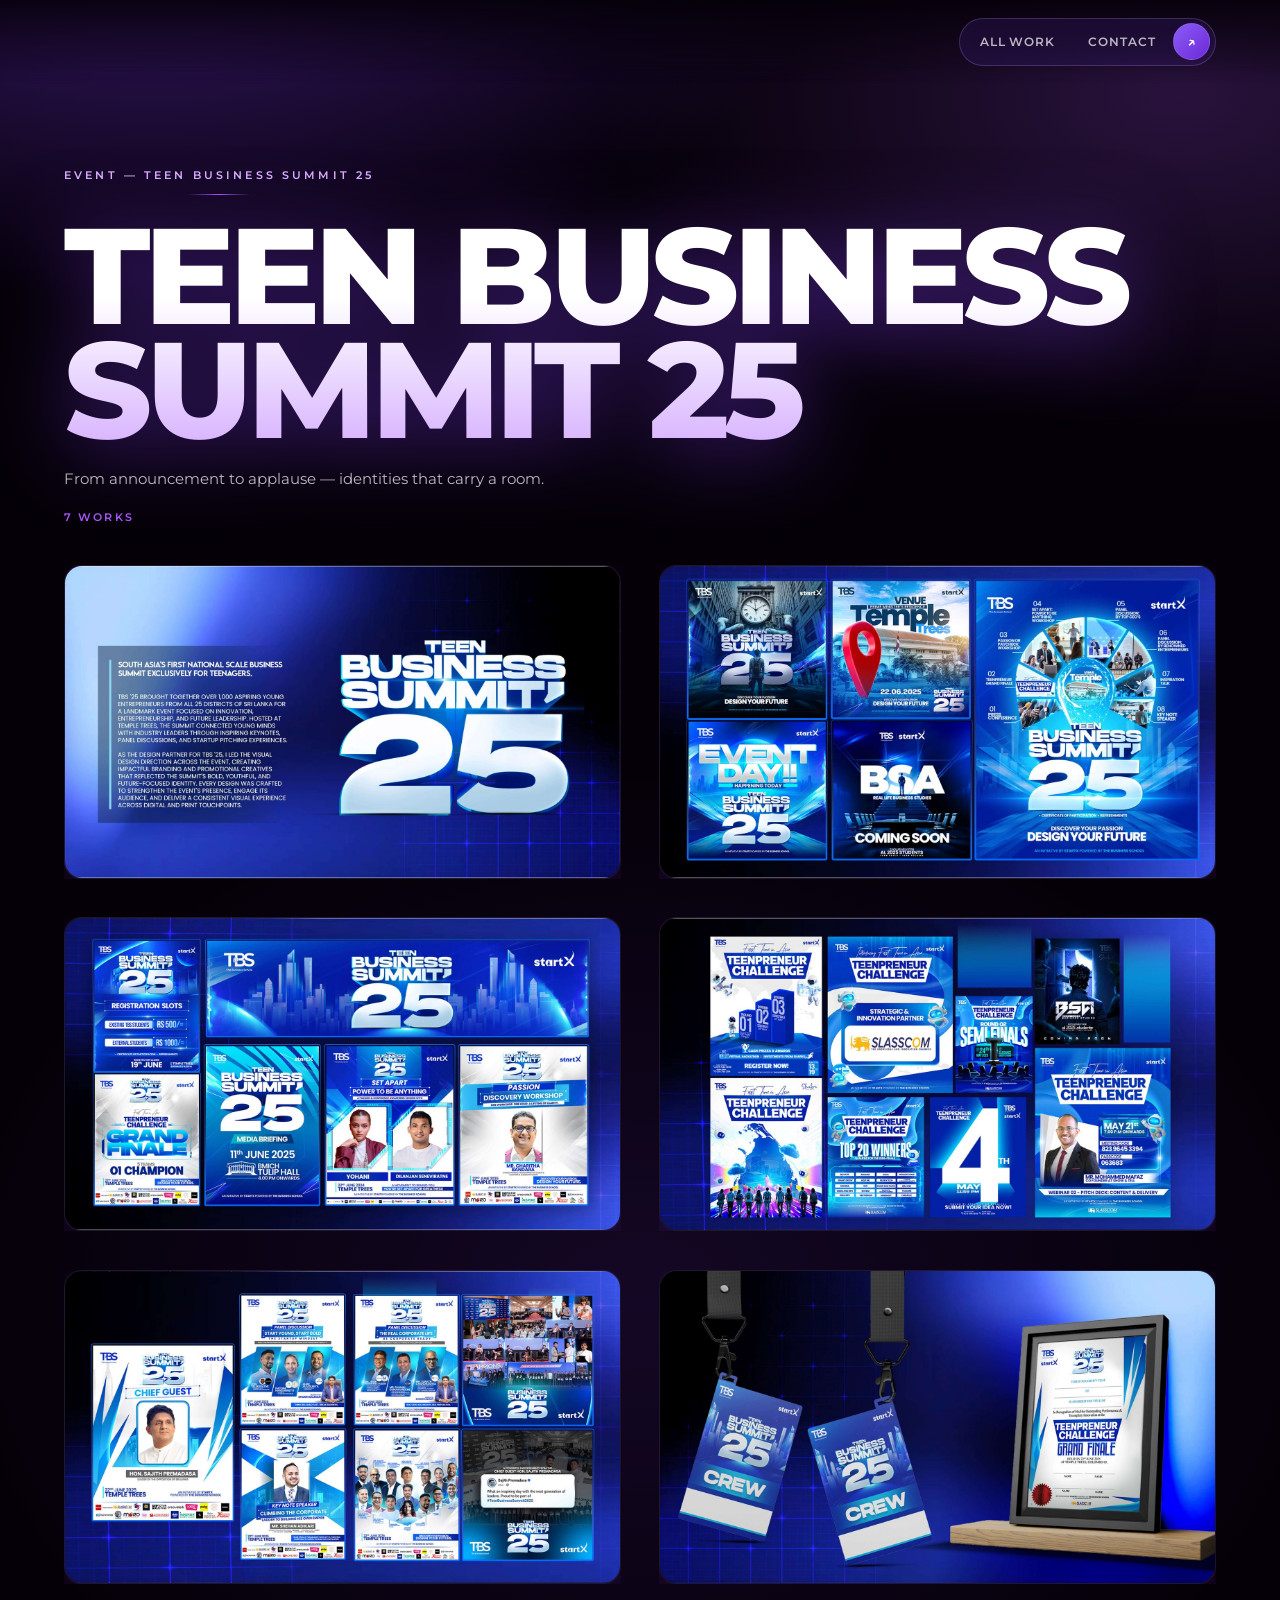
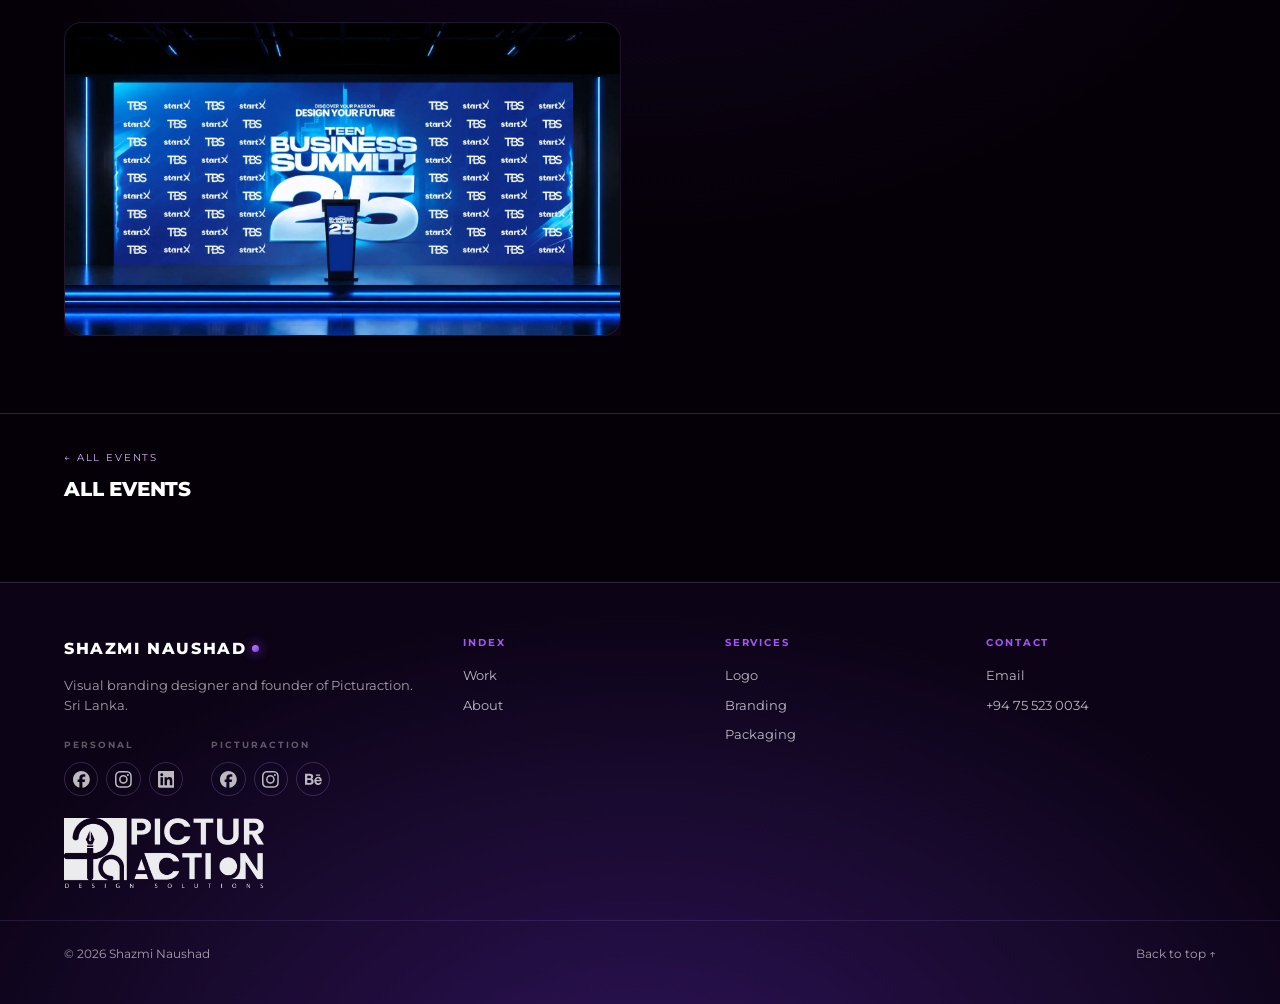
<file: event-teen-business-summit-25.html>
<!doctype html>
<html lang="en" class="no-js">
<head>
  <meta charset="utf-8" />
  <meta name="viewport" content="width=device-width, initial-scale=1" />
  <title>TEEN BUSINESS SUMMIT 25 — Event — Shazmi Naushad</title>
  <meta name="description" content="Event and campaign design by Shazmi Naushad — stages, signage and collateral built around a single idea. Selected event work from the 2026 portfolio." />
  <meta property="og:type" content="website" />
  <meta property="og:site_name" content="Shazmi Naushad" />
  <meta property="og:title" content="TEEN BUSINESS SUMMIT 25 — Event — Shazmi Naushad" />
  <meta property="og:description" content="Event and campaign design by Shazmi Naushad — stages, signage and collateral built around a single idea. Selected event work from the 2026 portfolio." />
  <meta property="og:url" content="https://shazmi-naushad-portfolio-s3pdo9.freebuff.page/event/teen-business-summit-25" />
  <meta property="og:image" content="https://shazmi-naushad-portfolio-s3pdo9.freebuff.page/share.jpg" />
  <meta property="og:image:secure_url" content="https://shazmi-naushad-portfolio-s3pdo9.freebuff.page/share.jpg" />
  <meta property="og:image:type" content="image/jpeg" />
  <meta property="og:image:width" content="1200" />
  <meta property="og:image:height" content="630" />
  <meta property="og:image:alt" content="Shazmi Naushad portfolio cover — dark violet hero with the name Shazmi Naushad set in heavy uppercase type" />
  <meta name="twitter:card" content="summary_large_image" />
  <meta name="twitter:title" content="TEEN BUSINESS SUMMIT 25 — Event — Shazmi Naushad" />
  <meta name="twitter:description" content="Event and campaign design by Shazmi Naushad — stages, signage and collateral built around a single idea. Selected event work from the 2026 portfolio." />
  <meta name="twitter:image" content="https://shazmi-naushad-portfolio-s3pdo9.freebuff.page/share.jpg" />
  <meta name="twitter:image:alt" content="Shazmi Naushad portfolio cover — dark violet hero with the name Shazmi Naushad set in heavy uppercase type" />
  <link rel="canonical" href="https://shazmi-naushad-portfolio-s3pdo9.freebuff.page/event/teen-business-summit-25" />
  <link rel="preconnect" href="https://fonts.googleapis.com" />
  <link rel="preconnect" href="https://fonts.gstatic.com" crossorigin />
  <link href="https://fonts.googleapis.com/css2?family=Montserrat:wght@400;500;600;700;800&display=swap" rel="stylesheet" />
  <link rel="icon" href="data:image/svg+xml,%3Csvg xmlns='http://www.w3.org/2000/svg' viewBox='0 0 32 32'%3E%3Crect width='32' height='32' rx='8' fill='%23050008'/%3E%3Ccircle cx='16' cy='16' r='7' fill='%23a855f7'/%3E%3C/svg%3E" />
  <link rel="stylesheet" href="styles.css" />
  <script>document.documentElement.className = "js";</script>
</head>
<body>
  <a class="skip" href="#work">Skip to work</a>
  <header class="topbar">
    <div class="page topbar-inner">
      <nav class="pill" aria-label="Main">
        <a href="index.html#work">All work</a>
        <a href="index.html#contact">Contact</a>
        <a class="round" href="mailto:shazminaushad04@gmail.com" aria-label="Email Shazmi">↗</a>
      </nav>
    </div>
  </header>

  <main>
    <section class="page-head page">
      <p class="eyebrow" data-reveal>Event — TEEN BUSINESS SUMMIT 25</p>
      <h1 class="cat-title" data-reveal>TEEN BUSINESS SUMMIT 25</h1>
      <p class="page-intro" data-reveal>From announcement to applause — identities that carry a room.</p>
      <p class="page-count" data-reveal>7 works</p>
    </section>

    <section class="gallery page" id="work" data-stagger><figure class="work-item" data-reveal><div class="work-frame"><img src="work/event-seed-c91d7ded.jpg" alt="Selected design work by Shazmi Naushad" loading="lazy" /></div></figure><figure class="work-item" data-reveal><div class="work-frame"><img src="work/event-seed-6bebcaa6.jpg" alt="Selected design work by Shazmi Naushad" loading="lazy" /></div></figure><figure class="work-item" data-reveal><div class="work-frame"><img src="work/event-seed-56115178.jpg" alt="Selected design work by Shazmi Naushad" loading="lazy" /></div></figure><figure class="work-item" data-reveal><div class="work-frame"><img src="work/event-seed-1b1b7594.jpg" alt="Selected design work by Shazmi Naushad" loading="lazy" /></div></figure><figure class="work-item" data-reveal><div class="work-frame"><img src="work/event-seed-1db99f9d.jpg" alt="Selected design work by Shazmi Naushad" loading="lazy" /></div></figure><figure class="work-item" data-reveal><div class="work-frame"><img src="work/event-seed-b83f147c.jpg" alt="Selected design work by Shazmi Naushad" loading="lazy" /></div></figure><figure class="work-item" data-reveal><div class="work-frame"><img src="work/event-seed-6f03a954.jpg" alt="Selected design work by Shazmi Naushad" loading="lazy" /></div></figure></section>
  </main>

  <nav class="pager page" aria-label="Events"><a class="pager-link" href="event.html"><span>← All events</span><strong>All events</strong></a></nav>

  <footer class="site-footer">
    <div class="page footer-inner">
      <div class="footer-brand">
        <p class="logo">Shazmi Naushad<span class="logo-dot" aria-hidden="true"></span></p>
        <p class="footer-note">Visual branding designer and founder of Picturaction. Sri Lanka.</p>
      <div class="socials">
        <div class="social-group">
          <span class="social-label">Personal</span>
          <span class="social-row">
            <a class="social" href="https://www.facebook.com/mohammed.shazmi.1" target="_blank" rel="noopener noreferrer" aria-label="Facebook — Shazmi Naushad"><svg viewBox="0 0 24 24" aria-hidden="true" focusable="false"><path d="M9.101 23.691v-7.98H6.627v-3.667h2.474v-1.58c0-4.085 1.848-5.978 5.858-5.978.401 0 .955.042 1.468.103a8.68 8.68 0 0 1 1.141.195v3.325a8.623 8.623 0 0 0-.653-.036 26.805 26.805 0 0 0-.733-.009c-.707 0-1.259.096-1.675.309a1.686 1.686 0 0 0-.679.622c-.258.42-.374.995-.374 1.752v1.297h3.919l-.386 2.103-.287 1.564h-3.246v8.245C19.396 23.238 24 18.179 24 12.044c0-6.627-5.373-12-12-12s-12 5.373-12 12c0 5.628 3.874 10.35 9.101 11.647Z"/></svg></a>
            <a class="social" href="https://www.instagram.com/shaz.miiiiii/" target="_blank" rel="noopener noreferrer" aria-label="Instagram — Shazmi Naushad"><svg viewBox="0 0 24 24" aria-hidden="true" focusable="false"><path d="M7.0301.084c-1.2768.0602-2.1487.264-2.911.5634-.7888.3075-1.4575.72-2.1228 1.3877-.6652.6677-1.075 1.3368-1.3802 2.127-.2954.7638-.4956 1.6365-.552 2.914-.0564 1.2775-.0689 1.6882-.0626 4.947.0062 3.2586.0206 3.6671.0825 4.9473.061 1.2765.264 2.1482.5635 2.9107.308.7889.72 1.4573 1.388 2.1228.6679.6655 1.3365 1.0743 2.1285 1.38.7632.295 1.6361.4961 2.9134.552 1.2773.056 1.6884.069 4.9462.0627 3.2578-.0062 3.668-.0207 4.9478-.0814 1.28-.0607 2.147-.2652 2.9098-.5633.7889-.3086 1.4578-.72 2.1228-1.3881.665-.6682 1.0745-1.3378 1.3795-2.1284.2957-.7632.4966-1.636.552-2.9124.056-1.2809.0692-1.6898.063-4.948-.0063-3.2583-.021-3.6668-.0817-4.9465-.0607-1.2797-.264-2.1487-.5633-2.9117-.3084-.7889-.72-1.4568-1.3876-2.1228C21.2982 1.33 20.628.9208 19.8378.6165 19.074.321 18.2017.1197 16.9244.0645 15.6471.0093 15.236-.005 11.977.0014 8.718.0076 8.31.0215 7.0301.0839m.1402 21.6932c-1.17-.0509-1.8053-.2453-2.2287-.408-.5606-.216-.96-.4771-1.3819-.895-.422-.4178-.6811-.8186-.9-1.378-.1644-.4234-.3624-1.058-.4171-2.228-.0595-1.2645-.072-1.6442-.079-4.848-.007-3.2037.0053-3.583.0607-4.848.05-1.169.2456-1.805.408-2.2282.216-.5613.4762-.96.895-1.3816.4188-.4217.8184-.6814 1.3783-.9003.423-.1651 1.0575-.3614 2.227-.4171 1.2655-.06 1.6447-.072 4.848-.079 3.2033-.007 3.5835.005 4.8495.0608 1.169.0508 1.8053.2445 2.228.408.5608.216.96.4754 1.3816.895.4217.4194.6816.8176.9005 1.3787.1653.4217.3617 1.056.4169 2.2263.0602 1.2655.0739 1.645.0796 4.848.0058 3.203-.0055 3.5834-.061 4.848-.051 1.17-.245 1.8055-.408 2.2294-.216.5604-.4763.96-.8954 1.3814-.419.4215-.8181.6811-1.3783.9-.4224.1649-1.0577.3617-2.2262.4174-1.2656.0595-1.6448.072-4.8493.079-3.2045.007-3.5825-.006-4.848-.0608M16.953 5.5864A1.44 1.44 0 1 0 18.39 4.144a1.44 1.44 0 0 0-1.437 1.4424M5.8385 12.012c.0067 3.4032 2.7706 6.1557 6.173 6.1493 3.4026-.0065 6.157-2.7701 6.1506-6.1733-.0065-3.4032-2.771-6.1565-6.174-6.1498-3.403.0067-6.156 2.771-6.1496 6.1738M8 12.0077a4 4 0 1 1 4.008 3.9921A3.9996 3.9996 0 0 1 8 12.0077"/></svg></a>
            <a class="social" href="https://www.linkedin.com/in/shazmi-naushad-3157b5373" target="_blank" rel="noopener noreferrer" aria-label="LinkedIn — Shazmi Naushad"><svg viewBox="0 0 24 24" aria-hidden="true" focusable="false"><path d="M20.447 20.452h-3.554v-5.569c0-1.328-.027-3.037-1.852-3.037-1.853 0-2.136 1.445-2.136 2.939v5.667H9.351V9h3.414v1.561h.046c.477-.9 1.637-1.85 3.37-1.85 3.601 0 4.267 2.37 4.267 5.455v6.286zM5.337 7.433c-1.144 0-2.063-.926-2.063-2.065 0-1.138.92-2.063 2.063-2.063 1.14 0 2.064.925 2.064 2.063 0 1.139-.925 2.065-2.064 2.065zm1.782 13.019H3.555V9h3.564v11.452zM22.225 0H1.771C.792 0 0 .774 0 1.729v20.542C0 23.227.792 24 1.771 24h20.451C23.2 24 24 23.227 24 22.271V1.729C24 .774 23.2 0 22.222 0h.003z"/></svg></a>
          </span>
        </div>
        <div class="social-group">
          <span class="social-label">Picturaction</span>
          <span class="social-row">
            <a class="social" href="https://www.facebook.com/picturaction" target="_blank" rel="noopener noreferrer" aria-label="Facebook — Picturaction"><svg viewBox="0 0 24 24" aria-hidden="true" focusable="false"><path d="M9.101 23.691v-7.98H6.627v-3.667h2.474v-1.58c0-4.085 1.848-5.978 5.858-5.978.401 0 .955.042 1.468.103a8.68 8.68 0 0 1 1.141.195v3.325a8.623 8.623 0 0 0-.653-.036 26.805 26.805 0 0 0-.733-.009c-.707 0-1.259.096-1.675.309a1.686 1.686 0 0 0-.679.622c-.258.42-.374.995-.374 1.752v1.297h3.919l-.386 2.103-.287 1.564h-3.246v8.245C19.396 23.238 24 18.179 24 12.044c0-6.627-5.373-12-12-12s-12 5.373-12 12c0 5.628 3.874 10.35 9.101 11.647Z"/></svg></a>
            <a class="social" href="https://www.instagram.com/picturaction" target="_blank" rel="noopener noreferrer" aria-label="Instagram — Picturaction"><svg viewBox="0 0 24 24" aria-hidden="true" focusable="false"><path d="M7.0301.084c-1.2768.0602-2.1487.264-2.911.5634-.7888.3075-1.4575.72-2.1228 1.3877-.6652.6677-1.075 1.3368-1.3802 2.127-.2954.7638-.4956 1.6365-.552 2.914-.0564 1.2775-.0689 1.6882-.0626 4.947.0062 3.2586.0206 3.6671.0825 4.9473.061 1.2765.264 2.1482.5635 2.9107.308.7889.72 1.4573 1.388 2.1228.6679.6655 1.3365 1.0743 2.1285 1.38.7632.295 1.6361.4961 2.9134.552 1.2773.056 1.6884.069 4.9462.0627 3.2578-.0062 3.668-.0207 4.9478-.0814 1.28-.0607 2.147-.2652 2.9098-.5633.7889-.3086 1.4578-.72 2.1228-1.3881.665-.6682 1.0745-1.3378 1.3795-2.1284.2957-.7632.4966-1.636.552-2.9124.056-1.2809.0692-1.6898.063-4.948-.0063-3.2583-.021-3.6668-.0817-4.9465-.0607-1.2797-.264-2.1487-.5633-2.9117-.3084-.7889-.72-1.4568-1.3876-2.1228C21.2982 1.33 20.628.9208 19.8378.6165 19.074.321 18.2017.1197 16.9244.0645 15.6471.0093 15.236-.005 11.977.0014 8.718.0076 8.31.0215 7.0301.0839m.1402 21.6932c-1.17-.0509-1.8053-.2453-2.2287-.408-.5606-.216-.96-.4771-1.3819-.895-.422-.4178-.6811-.8186-.9-1.378-.1644-.4234-.3624-1.058-.4171-2.228-.0595-1.2645-.072-1.6442-.079-4.848-.007-3.2037.0053-3.583.0607-4.848.05-1.169.2456-1.805.408-2.2282.216-.5613.4762-.96.895-1.3816.4188-.4217.8184-.6814 1.3783-.9003.423-.1651 1.0575-.3614 2.227-.4171 1.2655-.06 1.6447-.072 4.848-.079 3.2033-.007 3.5835.005 4.8495.0608 1.169.0508 1.8053.2445 2.228.408.5608.216.96.4754 1.3816.895.4217.4194.6816.8176.9005 1.3787.1653.4217.3617 1.056.4169 2.2263.0602 1.2655.0739 1.645.0796 4.848.0058 3.203-.0055 3.5834-.061 4.848-.051 1.17-.245 1.8055-.408 2.2294-.216.5604-.4763.96-.8954 1.3814-.419.4215-.8181.6811-1.3783.9-.4224.1649-1.0577.3617-2.2262.4174-1.2656.0595-1.6448.072-4.8493.079-3.2045.007-3.5825-.006-4.848-.0608M16.953 5.5864A1.44 1.44 0 1 0 18.39 4.144a1.44 1.44 0 0 0-1.437 1.4424M5.8385 12.012c.0067 3.4032 2.7706 6.1557 6.173 6.1493 3.4026-.0065 6.157-2.7701 6.1506-6.1733-.0065-3.4032-2.771-6.1565-6.174-6.1498-3.403.0067-6.156 2.771-6.1496 6.1738M8 12.0077a4 4 0 1 1 4.008 3.9921A3.9996 3.9996 0 0 1 8 12.0077"/></svg></a>
            <a class="social" href="https://www.behance.net/picturaction" target="_blank" rel="noopener noreferrer" aria-label="Behance — Picturaction"><svg viewBox="0 0 24 24" aria-hidden="true" focusable="false"><path d="M16.969 16.927a2.561 2.561 0 0 0 1.901.677 2.501 2.501 0 0 0 1.531-.475c.362-.235.636-.584.779-.99h2.585a5.091 5.091 0 0 1-1.9 2.896 5.292 5.292 0 0 1-3.091.88 5.839 5.839 0 0 1-2.284-.433 4.871 4.871 0 0 1-1.723-1.211 5.657 5.657 0 0 1-1.08-1.874 7.057 7.057 0 0 1-.383-2.393c-.005-.8.129-1.595.396-2.349a5.313 5.313 0 0 1 5.088-3.604 4.87 4.87 0 0 1 2.376.563c.661.362 1.231.87 1.668 1.485a6.2 6.2 0 0 1 .943 2.133c.194.821.263 1.666.205 2.508h-7.699c-.063.79.184 1.574.688 2.187ZM6.947 4.084a8.065 8.065 0 0 1 1.928.198 4.29 4.29 0 0 1 1.49.638c.418.303.748.711.958 1.182.241.579.357 1.203.341 1.83a3.506 3.506 0 0 1-.506 1.961 3.726 3.726 0 0 1-1.503 1.287 3.588 3.588 0 0 1 2.027 1.437c.464.747.697 1.615.67 2.494a4.593 4.593 0 0 1-.423 2.032 3.945 3.945 0 0 1-1.163 1.413 5.114 5.114 0 0 1-1.683.807 7.135 7.135 0 0 1-1.928.259H0V4.084h6.947Zm-.235 12.9c.308.004.616-.029.916-.099a2.18 2.18 0 0 0 .766-.332c.228-.158.411-.371.534-.619.142-.317.208-.663.191-1.009a2.08 2.08 0 0 0-.642-1.715 2.618 2.618 0 0 0-1.696-.505h-3.54v4.279h3.471Zm13.635-5.967a2.13 2.13 0 0 0-1.654-.619 2.336 2.336 0 0 0-1.163.259 2.474 2.474 0 0 0-.738.62 2.359 2.359 0 0 0-.396.792c-.074.239-.12.485-.137.734h4.769a3.239 3.239 0 0 0-.679-1.785l-.002-.001Zm-13.813-.648a2.254 2.254 0 0 0 1.423-.433c.399-.355.607-.88.56-1.413a1.916 1.916 0 0 0-.178-.891 1.298 1.298 0 0 0-.495-.533 1.851 1.851 0 0 0-.711-.274 3.966 3.966 0 0 0-.835-.073H3.241v3.631h3.293v-.014ZM21.62 5.122h-5.976v1.527h5.976V5.122Z"/></svg></a>
          </span>
        </div>
      </div>
      <p class="footer-mark"><img src="picturaction-white.png" alt="Picturaction — Design Solutions" width="720" height="254" loading="lazy" decoding="async" /></p>
      </div>
      <div class="footer-col"><h4>Index</h4><a href="index.html#work">Work</a><a href="index.html#about">About</a></div>
      <div class="footer-col"><h4>Services</h4><a href="logo.html">Logo</a><a href="branding.html">Branding</a><a href="packaging.html">Packaging</a></div>
      <div class="footer-col"><h4>Contact</h4><a href="mailto:shazminaushad04@gmail.com">Email</a><a href="tel:+94755230034">+94 75 523 0034</a></div>
    </div>
    <div class="page footer-base"><p>© <span data-year>2026</span> Shazmi Naushad</p><a href="index.html">Back to top ↑</a></div>
  </footer>
  <script src="script.js"></script>
</body>
</html>
</file>
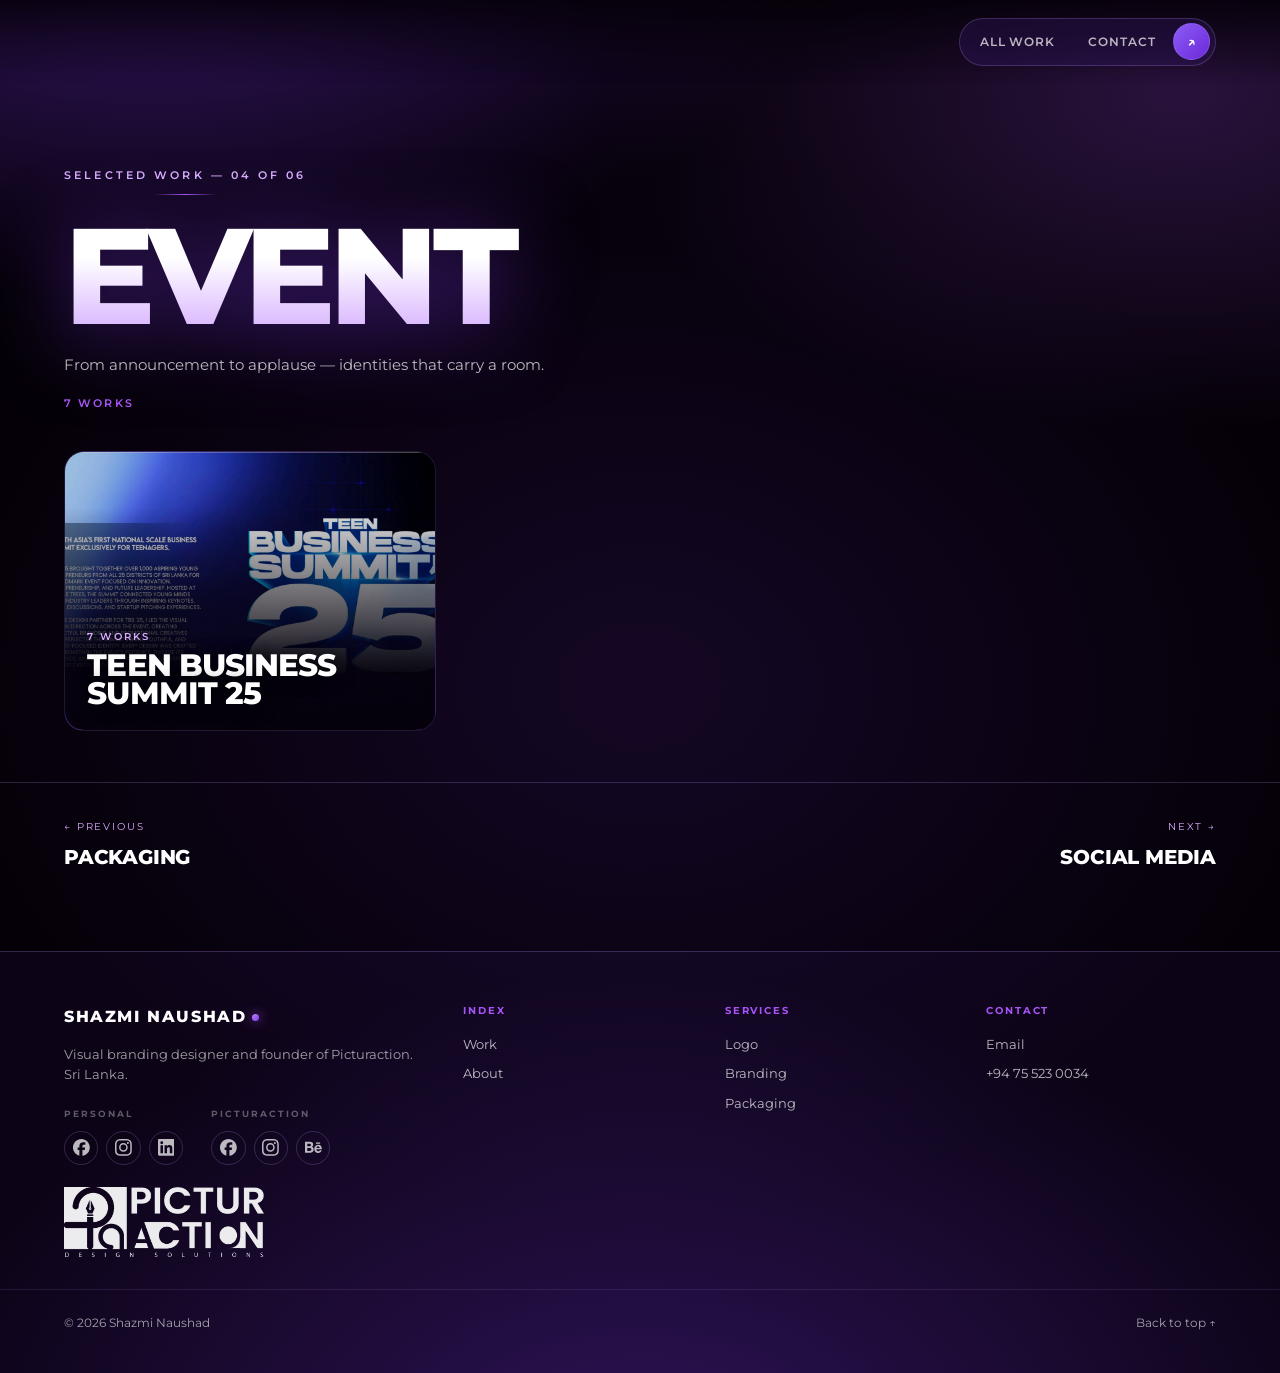
<file: event.html>
<!doctype html>
<html lang="en" class="no-js">
<head>
  <meta charset="utf-8" />
  <meta name="viewport" content="width=device-width, initial-scale=1" />
  <title>Event — Shazmi Naushad</title>
  <meta name="description" content="Event and campaign design by Shazmi Naushad — stages, signage and collateral built around a single idea. Selected event work from the 2026 portfolio." />
  <meta property="og:type" content="website" />
  <meta property="og:site_name" content="Shazmi Naushad" />
  <meta property="og:title" content="Event Design — Shazmi Naushad" />
  <meta property="og:description" content="Event and campaign design by Shazmi Naushad — stages, signage and collateral built around a single idea. Selected event work from the 2026 portfolio." />
  <meta property="og:url" content="https://shazmi-naushad-portfolio-s3pdo9.freebuff.page/event.html" />
  <meta property="og:image" content="https://shazmi-naushad-portfolio-s3pdo9.freebuff.page/share.jpg" />
  <meta property="og:image:secure_url" content="https://shazmi-naushad-portfolio-s3pdo9.freebuff.page/share.jpg" />
  <meta property="og:image:type" content="image/jpeg" />
  <meta property="og:image:width" content="1200" />
  <meta property="og:image:height" content="630" />
  <meta property="og:image:alt" content="Shazmi Naushad portfolio cover — dark violet hero with the name Shazmi Naushad set in heavy uppercase type" />
  <meta name="twitter:card" content="summary_large_image" />
  <meta name="twitter:title" content="Event Design — Shazmi Naushad" />
  <meta name="twitter:description" content="Event and campaign design by Shazmi Naushad — stages, signage and collateral built around a single idea. Selected event work from the 2026 portfolio." />
  <meta name="twitter:image" content="https://shazmi-naushad-portfolio-s3pdo9.freebuff.page/share.jpg" />
  <meta name="twitter:image:alt" content="Shazmi Naushad portfolio cover — dark violet hero with the name Shazmi Naushad set in heavy uppercase type" />
  <link rel="canonical" href="https://shazmi-naushad-portfolio-s3pdo9.freebuff.page/event.html" />
  <link rel="preconnect" href="https://fonts.googleapis.com" />
  <link rel="preconnect" href="https://fonts.gstatic.com" crossorigin />
  <link href="https://fonts.googleapis.com/css2?family=Montserrat:wght@400;500;600;700;800&display=swap" rel="stylesheet" />
  <link rel="icon" href="data:image/svg+xml,%3Csvg xmlns='http://www.w3.org/2000/svg' viewBox='0 0 32 32'%3E%3Crect width='32' height='32' rx='8' fill='%23050008'/%3E%3Ccircle cx='16' cy='16' r='7' fill='%23a855f7'/%3E%3C/svg%3E" />
  <link rel="stylesheet" href="styles.css" />
  <script>document.documentElement.className = "js";</script>
</head>
<body>
  <a class="skip" href="#work">Skip to work</a>
  <header class="topbar">
    <div class="page topbar-inner">
      <nav class="pill" aria-label="Main">
        <a href="index.html#work">All work</a>
        <a href="index.html#contact">Contact</a>
        <a class="round" href="mailto:shazminaushad04@gmail.com" aria-label="Email Shazmi">↗</a>
      </nav>
    </div>
  </header>

  <main>
    <section class="page-head page">
      <p class="eyebrow" data-reveal>Selected work — 04 of 06</p>
      <h1 class="cat-title" data-reveal>Event</h1>
      <p class="page-intro" data-reveal>From announcement to applause — identities that carry a room.</p>
      <p class="page-count" data-reveal>7 works</p>
    </section>

    <section class="events page" id="work" data-stagger>
      <div class="event-grid" data-stagger><a class="event-card" href="event-teen-business-summit-25.html" data-reveal><img src="work/event-seed-c91d7ded.jpg" alt="" loading="lazy" /><span class="event-meta"><span class="event-count">7 works</span><h3>TEEN BUSINESS SUMMIT 25</h3></span></a></div>
    </section>
  </main>

  <nav class="pager page" aria-label="Categories">
    <a class="pager-link" href="packaging.html"><span>← Previous</span><strong>Packaging</strong></a>
    <a class="pager-link pager-next" href="social.html"><span>Next →</span><strong>Social Media</strong></a>
  </nav>

  <footer class="site-footer">
    <div class="page footer-inner">
      <div class="footer-brand">
        <p class="logo">Shazmi Naushad<span class="logo-dot" aria-hidden="true"></span></p>
        <p class="footer-note">Visual branding designer and founder of Picturaction. Sri Lanka.</p>
      <div class="socials">
        <div class="social-group">
          <span class="social-label">Personal</span>
          <span class="social-row">
            <a class="social" href="https://www.facebook.com/mohammed.shazmi.1" target="_blank" rel="noopener noreferrer" aria-label="Facebook — Shazmi Naushad"><svg viewBox="0 0 24 24" aria-hidden="true" focusable="false"><path d="M9.101 23.691v-7.98H6.627v-3.667h2.474v-1.58c0-4.085 1.848-5.978 5.858-5.978.401 0 .955.042 1.468.103a8.68 8.68 0 0 1 1.141.195v3.325a8.623 8.623 0 0 0-.653-.036 26.805 26.805 0 0 0-.733-.009c-.707 0-1.259.096-1.675.309a1.686 1.686 0 0 0-.679.622c-.258.42-.374.995-.374 1.752v1.297h3.919l-.386 2.103-.287 1.564h-3.246v8.245C19.396 23.238 24 18.179 24 12.044c0-6.627-5.373-12-12-12s-12 5.373-12 12c0 5.628 3.874 10.35 9.101 11.647Z"/></svg></a>
            <a class="social" href="https://www.instagram.com/shaz.miiiiii/" target="_blank" rel="noopener noreferrer" aria-label="Instagram — Shazmi Naushad"><svg viewBox="0 0 24 24" aria-hidden="true" focusable="false"><path d="M7.0301.084c-1.2768.0602-2.1487.264-2.911.5634-.7888.3075-1.4575.72-2.1228 1.3877-.6652.6677-1.075 1.3368-1.3802 2.127-.2954.7638-.4956 1.6365-.552 2.914-.0564 1.2775-.0689 1.6882-.0626 4.947.0062 3.2586.0206 3.6671.0825 4.9473.061 1.2765.264 2.1482.5635 2.9107.308.7889.72 1.4573 1.388 2.1228.6679.6655 1.3365 1.0743 2.1285 1.38.7632.295 1.6361.4961 2.9134.552 1.2773.056 1.6884.069 4.9462.0627 3.2578-.0062 3.668-.0207 4.9478-.0814 1.28-.0607 2.147-.2652 2.9098-.5633.7889-.3086 1.4578-.72 2.1228-1.3881.665-.6682 1.0745-1.3378 1.3795-2.1284.2957-.7632.4966-1.636.552-2.9124.056-1.2809.0692-1.6898.063-4.948-.0063-3.2583-.021-3.6668-.0817-4.9465-.0607-1.2797-.264-2.1487-.5633-2.9117-.3084-.7889-.72-1.4568-1.3876-2.1228C21.2982 1.33 20.628.9208 19.8378.6165 19.074.321 18.2017.1197 16.9244.0645 15.6471.0093 15.236-.005 11.977.0014 8.718.0076 8.31.0215 7.0301.0839m.1402 21.6932c-1.17-.0509-1.8053-.2453-2.2287-.408-.5606-.216-.96-.4771-1.3819-.895-.422-.4178-.6811-.8186-.9-1.378-.1644-.4234-.3624-1.058-.4171-2.228-.0595-1.2645-.072-1.6442-.079-4.848-.007-3.2037.0053-3.583.0607-4.848.05-1.169.2456-1.805.408-2.2282.216-.5613.4762-.96.895-1.3816.4188-.4217.8184-.6814 1.3783-.9003.423-.1651 1.0575-.3614 2.227-.4171 1.2655-.06 1.6447-.072 4.848-.079 3.2033-.007 3.5835.005 4.8495.0608 1.169.0508 1.8053.2445 2.228.408.5608.216.96.4754 1.3816.895.4217.4194.6816.8176.9005 1.3787.1653.4217.3617 1.056.4169 2.2263.0602 1.2655.0739 1.645.0796 4.848.0058 3.203-.0055 3.5834-.061 4.848-.051 1.17-.245 1.8055-.408 2.2294-.216.5604-.4763.96-.8954 1.3814-.419.4215-.8181.6811-1.3783.9-.4224.1649-1.0577.3617-2.2262.4174-1.2656.0595-1.6448.072-4.8493.079-3.2045.007-3.5825-.006-4.848-.0608M16.953 5.5864A1.44 1.44 0 1 0 18.39 4.144a1.44 1.44 0 0 0-1.437 1.4424M5.8385 12.012c.0067 3.4032 2.7706 6.1557 6.173 6.1493 3.4026-.0065 6.157-2.7701 6.1506-6.1733-.0065-3.4032-2.771-6.1565-6.174-6.1498-3.403.0067-6.156 2.771-6.1496 6.1738M8 12.0077a4 4 0 1 1 4.008 3.9921A3.9996 3.9996 0 0 1 8 12.0077"/></svg></a>
            <a class="social" href="https://www.linkedin.com/in/shazmi-naushad-3157b5373" target="_blank" rel="noopener noreferrer" aria-label="LinkedIn — Shazmi Naushad"><svg viewBox="0 0 24 24" aria-hidden="true" focusable="false"><path d="M20.447 20.452h-3.554v-5.569c0-1.328-.027-3.037-1.852-3.037-1.853 0-2.136 1.445-2.136 2.939v5.667H9.351V9h3.414v1.561h.046c.477-.9 1.637-1.85 3.37-1.85 3.601 0 4.267 2.37 4.267 5.455v6.286zM5.337 7.433c-1.144 0-2.063-.926-2.063-2.065 0-1.138.92-2.063 2.063-2.063 1.14 0 2.064.925 2.064 2.063 0 1.139-.925 2.065-2.064 2.065zm1.782 13.019H3.555V9h3.564v11.452zM22.225 0H1.771C.792 0 0 .774 0 1.729v20.542C0 23.227.792 24 1.771 24h20.451C23.2 24 24 23.227 24 22.271V1.729C24 .774 23.2 0 22.222 0h.003z"/></svg></a>
          </span>
        </div>
        <div class="social-group">
          <span class="social-label">Picturaction</span>
          <span class="social-row">
            <a class="social" href="https://www.facebook.com/picturaction" target="_blank" rel="noopener noreferrer" aria-label="Facebook — Picturaction"><svg viewBox="0 0 24 24" aria-hidden="true" focusable="false"><path d="M9.101 23.691v-7.98H6.627v-3.667h2.474v-1.58c0-4.085 1.848-5.978 5.858-5.978.401 0 .955.042 1.468.103a8.68 8.68 0 0 1 1.141.195v3.325a8.623 8.623 0 0 0-.653-.036 26.805 26.805 0 0 0-.733-.009c-.707 0-1.259.096-1.675.309a1.686 1.686 0 0 0-.679.622c-.258.42-.374.995-.374 1.752v1.297h3.919l-.386 2.103-.287 1.564h-3.246v8.245C19.396 23.238 24 18.179 24 12.044c0-6.627-5.373-12-12-12s-12 5.373-12 12c0 5.628 3.874 10.35 9.101 11.647Z"/></svg></a>
            <a class="social" href="https://www.instagram.com/picturaction" target="_blank" rel="noopener noreferrer" aria-label="Instagram — Picturaction"><svg viewBox="0 0 24 24" aria-hidden="true" focusable="false"><path d="M7.0301.084c-1.2768.0602-2.1487.264-2.911.5634-.7888.3075-1.4575.72-2.1228 1.3877-.6652.6677-1.075 1.3368-1.3802 2.127-.2954.7638-.4956 1.6365-.552 2.914-.0564 1.2775-.0689 1.6882-.0626 4.947.0062 3.2586.0206 3.6671.0825 4.9473.061 1.2765.264 2.1482.5635 2.9107.308.7889.72 1.4573 1.388 2.1228.6679.6655 1.3365 1.0743 2.1285 1.38.7632.295 1.6361.4961 2.9134.552 1.2773.056 1.6884.069 4.9462.0627 3.2578-.0062 3.668-.0207 4.9478-.0814 1.28-.0607 2.147-.2652 2.9098-.5633.7889-.3086 1.4578-.72 2.1228-1.3881.665-.6682 1.0745-1.3378 1.3795-2.1284.2957-.7632.4966-1.636.552-2.9124.056-1.2809.0692-1.6898.063-4.948-.0063-3.2583-.021-3.6668-.0817-4.9465-.0607-1.2797-.264-2.1487-.5633-2.9117-.3084-.7889-.72-1.4568-1.3876-2.1228C21.2982 1.33 20.628.9208 19.8378.6165 19.074.321 18.2017.1197 16.9244.0645 15.6471.0093 15.236-.005 11.977.0014 8.718.0076 8.31.0215 7.0301.0839m.1402 21.6932c-1.17-.0509-1.8053-.2453-2.2287-.408-.5606-.216-.96-.4771-1.3819-.895-.422-.4178-.6811-.8186-.9-1.378-.1644-.4234-.3624-1.058-.4171-2.228-.0595-1.2645-.072-1.6442-.079-4.848-.007-3.2037.0053-3.583.0607-4.848.05-1.169.2456-1.805.408-2.2282.216-.5613.4762-.96.895-1.3816.4188-.4217.8184-.6814 1.3783-.9003.423-.1651 1.0575-.3614 2.227-.4171 1.2655-.06 1.6447-.072 4.848-.079 3.2033-.007 3.5835.005 4.8495.0608 1.169.0508 1.8053.2445 2.228.408.5608.216.96.4754 1.3816.895.4217.4194.6816.8176.9005 1.3787.1653.4217.3617 1.056.4169 2.2263.0602 1.2655.0739 1.645.0796 4.848.0058 3.203-.0055 3.5834-.061 4.848-.051 1.17-.245 1.8055-.408 2.2294-.216.5604-.4763.96-.8954 1.3814-.419.4215-.8181.6811-1.3783.9-.4224.1649-1.0577.3617-2.2262.4174-1.2656.0595-1.6448.072-4.8493.079-3.2045.007-3.5825-.006-4.848-.0608M16.953 5.5864A1.44 1.44 0 1 0 18.39 4.144a1.44 1.44 0 0 0-1.437 1.4424M5.8385 12.012c.0067 3.4032 2.7706 6.1557 6.173 6.1493 3.4026-.0065 6.157-2.7701 6.1506-6.1733-.0065-3.4032-2.771-6.1565-6.174-6.1498-3.403.0067-6.156 2.771-6.1496 6.1738M8 12.0077a4 4 0 1 1 4.008 3.9921A3.9996 3.9996 0 0 1 8 12.0077"/></svg></a>
            <a class="social" href="https://www.behance.net/picturaction" target="_blank" rel="noopener noreferrer" aria-label="Behance — Picturaction"><svg viewBox="0 0 24 24" aria-hidden="true" focusable="false"><path d="M16.969 16.927a2.561 2.561 0 0 0 1.901.677 2.501 2.501 0 0 0 1.531-.475c.362-.235.636-.584.779-.99h2.585a5.091 5.091 0 0 1-1.9 2.896 5.292 5.292 0 0 1-3.091.88 5.839 5.839 0 0 1-2.284-.433 4.871 4.871 0 0 1-1.723-1.211 5.657 5.657 0 0 1-1.08-1.874 7.057 7.057 0 0 1-.383-2.393c-.005-.8.129-1.595.396-2.349a5.313 5.313 0 0 1 5.088-3.604 4.87 4.87 0 0 1 2.376.563c.661.362 1.231.87 1.668 1.485a6.2 6.2 0 0 1 .943 2.133c.194.821.263 1.666.205 2.508h-7.699c-.063.79.184 1.574.688 2.187ZM6.947 4.084a8.065 8.065 0 0 1 1.928.198 4.29 4.29 0 0 1 1.49.638c.418.303.748.711.958 1.182.241.579.357 1.203.341 1.83a3.506 3.506 0 0 1-.506 1.961 3.726 3.726 0 0 1-1.503 1.287 3.588 3.588 0 0 1 2.027 1.437c.464.747.697 1.615.67 2.494a4.593 4.593 0 0 1-.423 2.032 3.945 3.945 0 0 1-1.163 1.413 5.114 5.114 0 0 1-1.683.807 7.135 7.135 0 0 1-1.928.259H0V4.084h6.947Zm-.235 12.9c.308.004.616-.029.916-.099a2.18 2.18 0 0 0 .766-.332c.228-.158.411-.371.534-.619.142-.317.208-.663.191-1.009a2.08 2.08 0 0 0-.642-1.715 2.618 2.618 0 0 0-1.696-.505h-3.54v4.279h3.471Zm13.635-5.967a2.13 2.13 0 0 0-1.654-.619 2.336 2.336 0 0 0-1.163.259 2.474 2.474 0 0 0-.738.62 2.359 2.359 0 0 0-.396.792c-.074.239-.12.485-.137.734h4.769a3.239 3.239 0 0 0-.679-1.785l-.002-.001Zm-13.813-.648a2.254 2.254 0 0 0 1.423-.433c.399-.355.607-.88.56-1.413a1.916 1.916 0 0 0-.178-.891 1.298 1.298 0 0 0-.495-.533 1.851 1.851 0 0 0-.711-.274 3.966 3.966 0 0 0-.835-.073H3.241v3.631h3.293v-.014ZM21.62 5.122h-5.976v1.527h5.976V5.122Z"/></svg></a>
          </span>
        </div>
      </div>
      <p class="footer-mark"><img src="picturaction-white.png" alt="Picturaction — Design Solutions" width="720" height="254" loading="lazy" decoding="async" /></p>
      </div>
      <div class="footer-col"><h4>Index</h4><a href="index.html#work">Work</a><a href="index.html#about">About</a></div>
      <div class="footer-col"><h4>Services</h4><a href="logo.html">Logo</a><a href="branding.html">Branding</a><a href="packaging.html">Packaging</a></div>
      <div class="footer-col"><h4>Contact</h4><a href="mailto:shazminaushad04@gmail.com">Email</a><a href="tel:+94755230034">+94 75 523 0034</a></div>
    </div>
    <div class="page footer-base"><p>© <span data-year>2026</span> Shazmi Naushad</p><a href="index.html">Back to top ↑</a></div>
  </footer>
  <script src="script.js"></script>
</body>
</html>
</file>
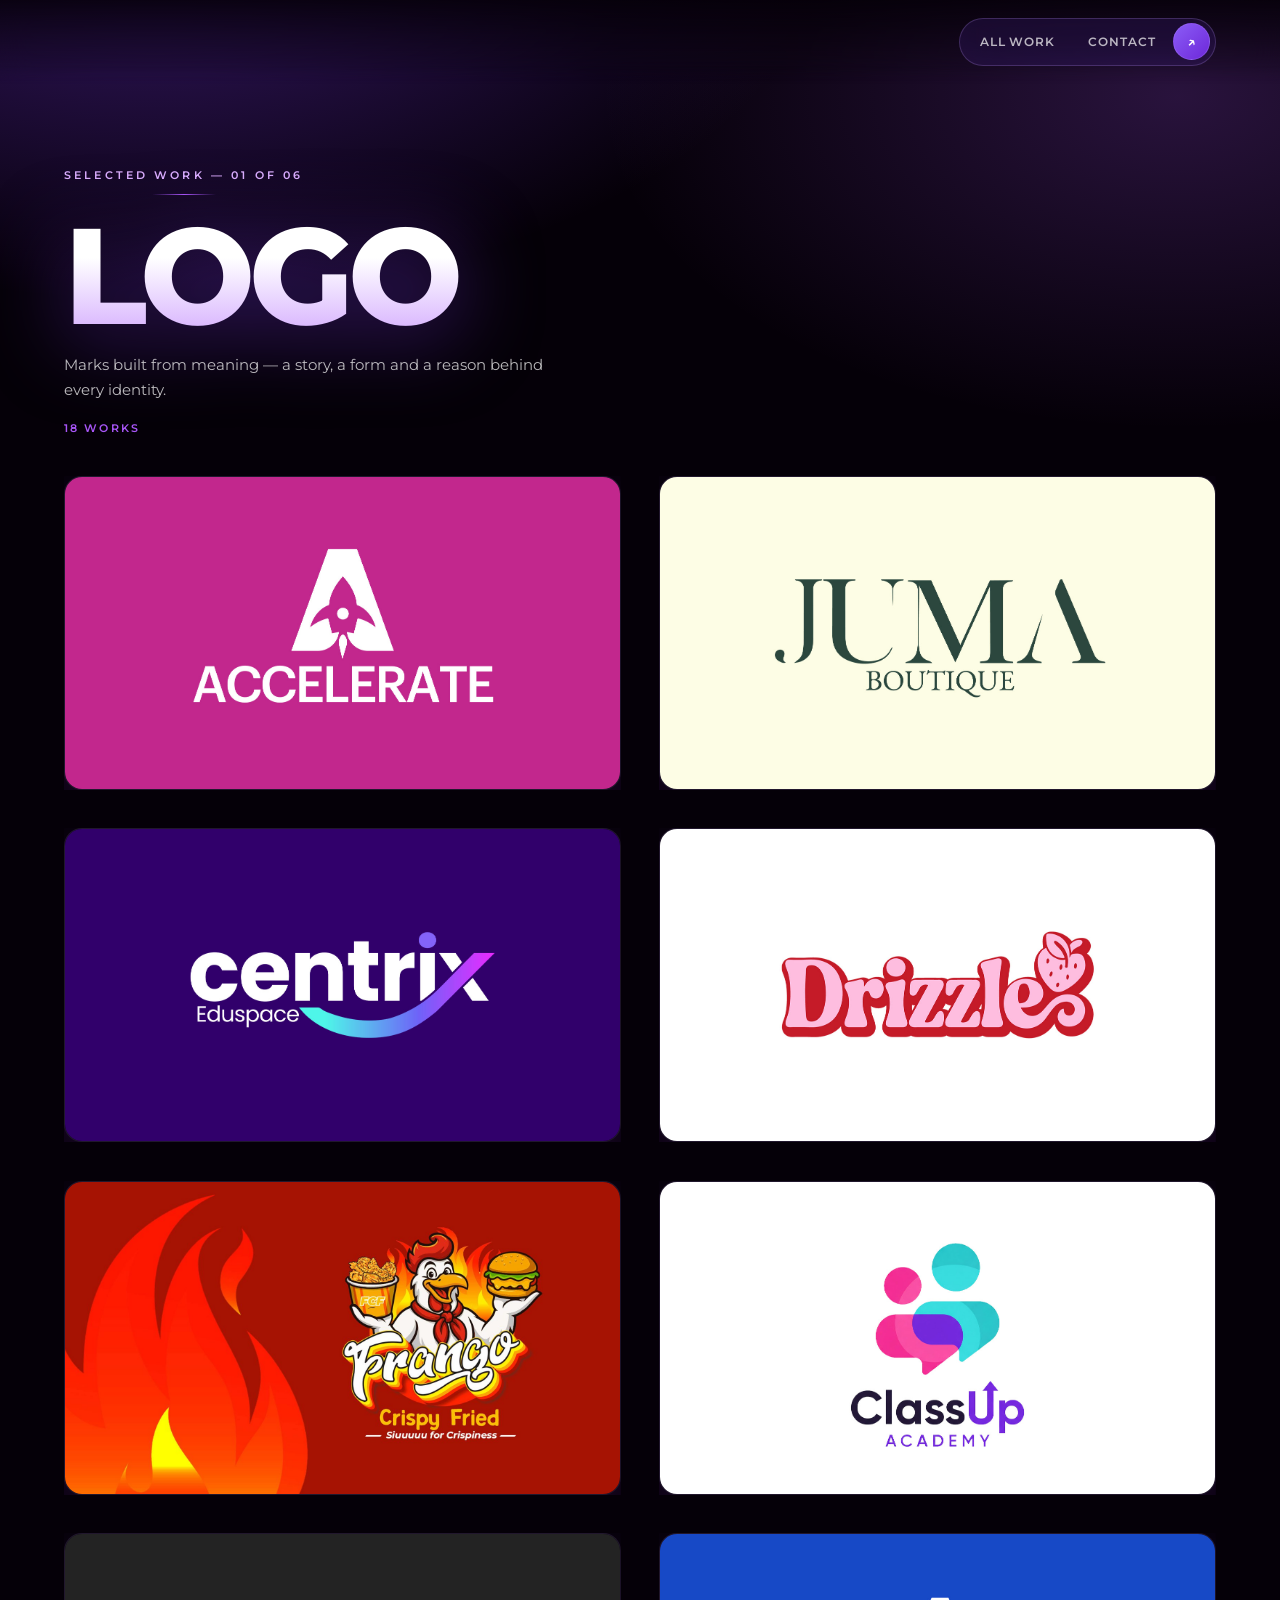
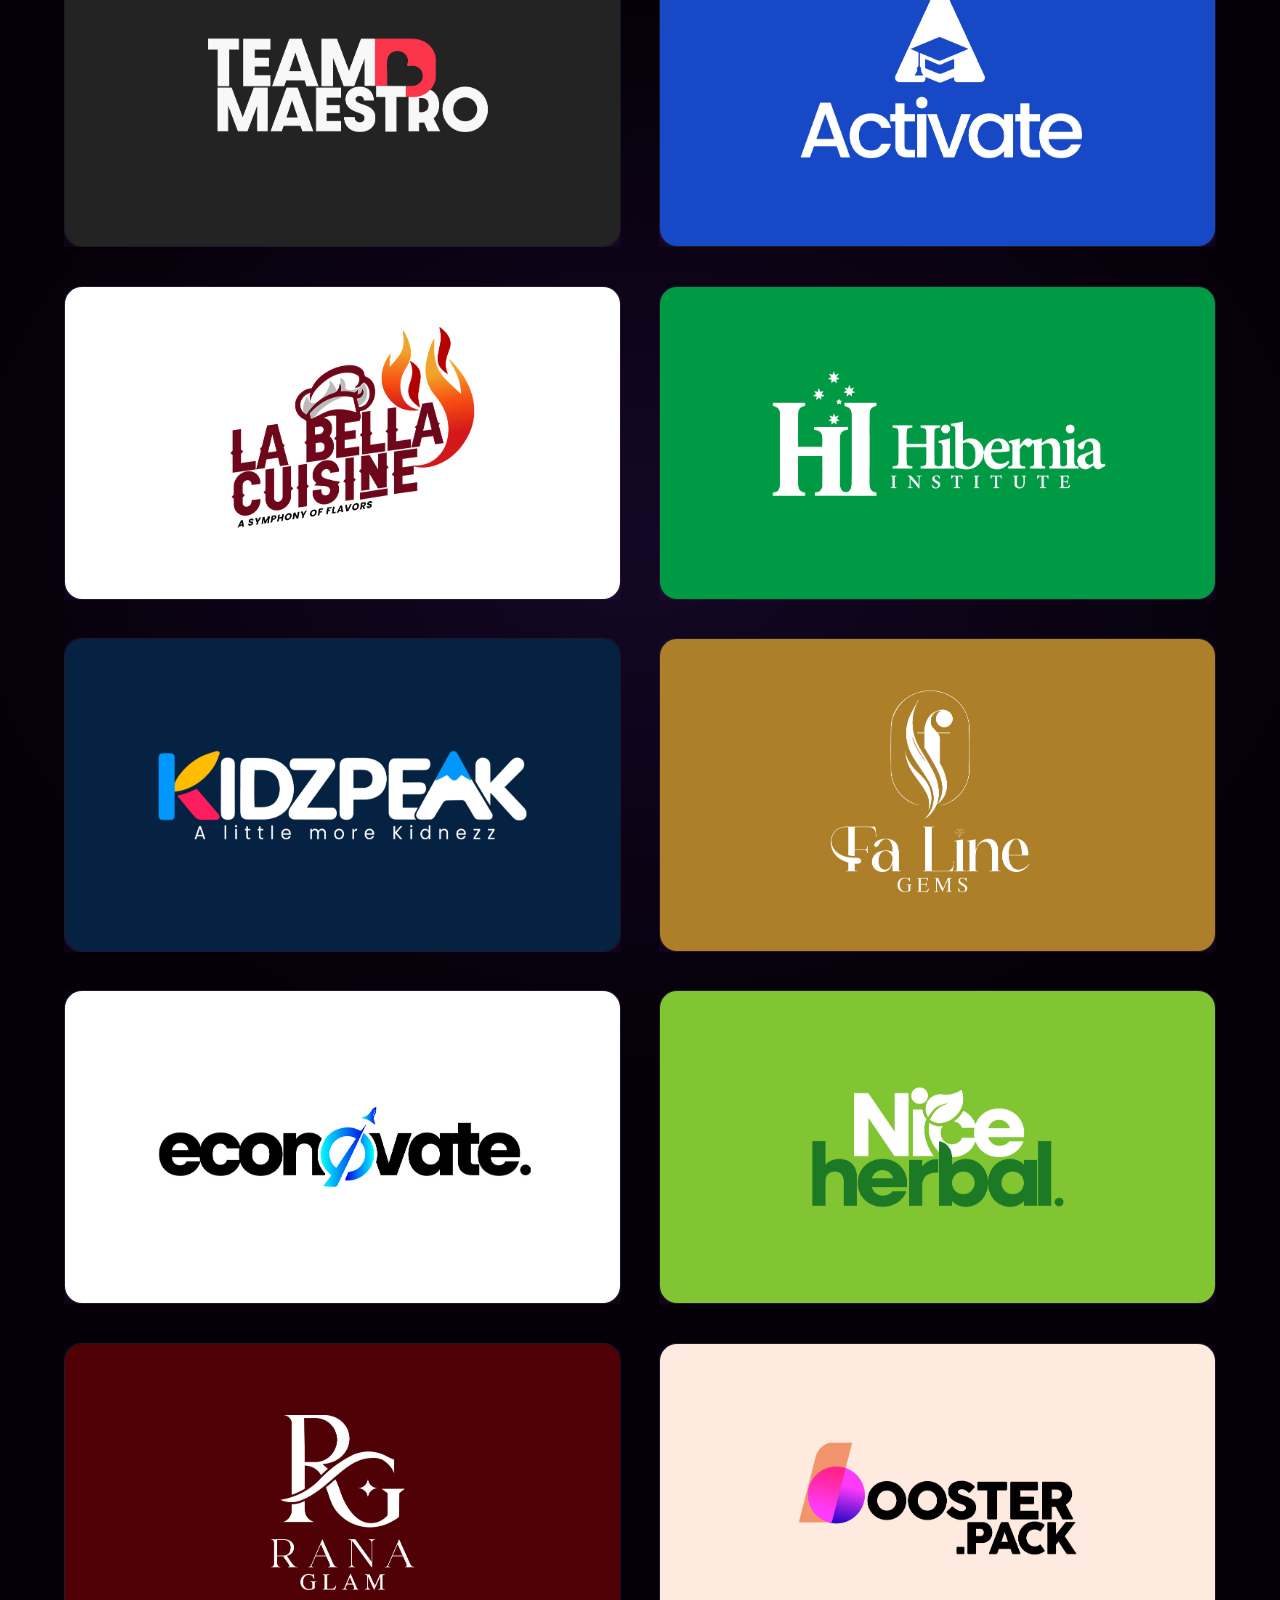
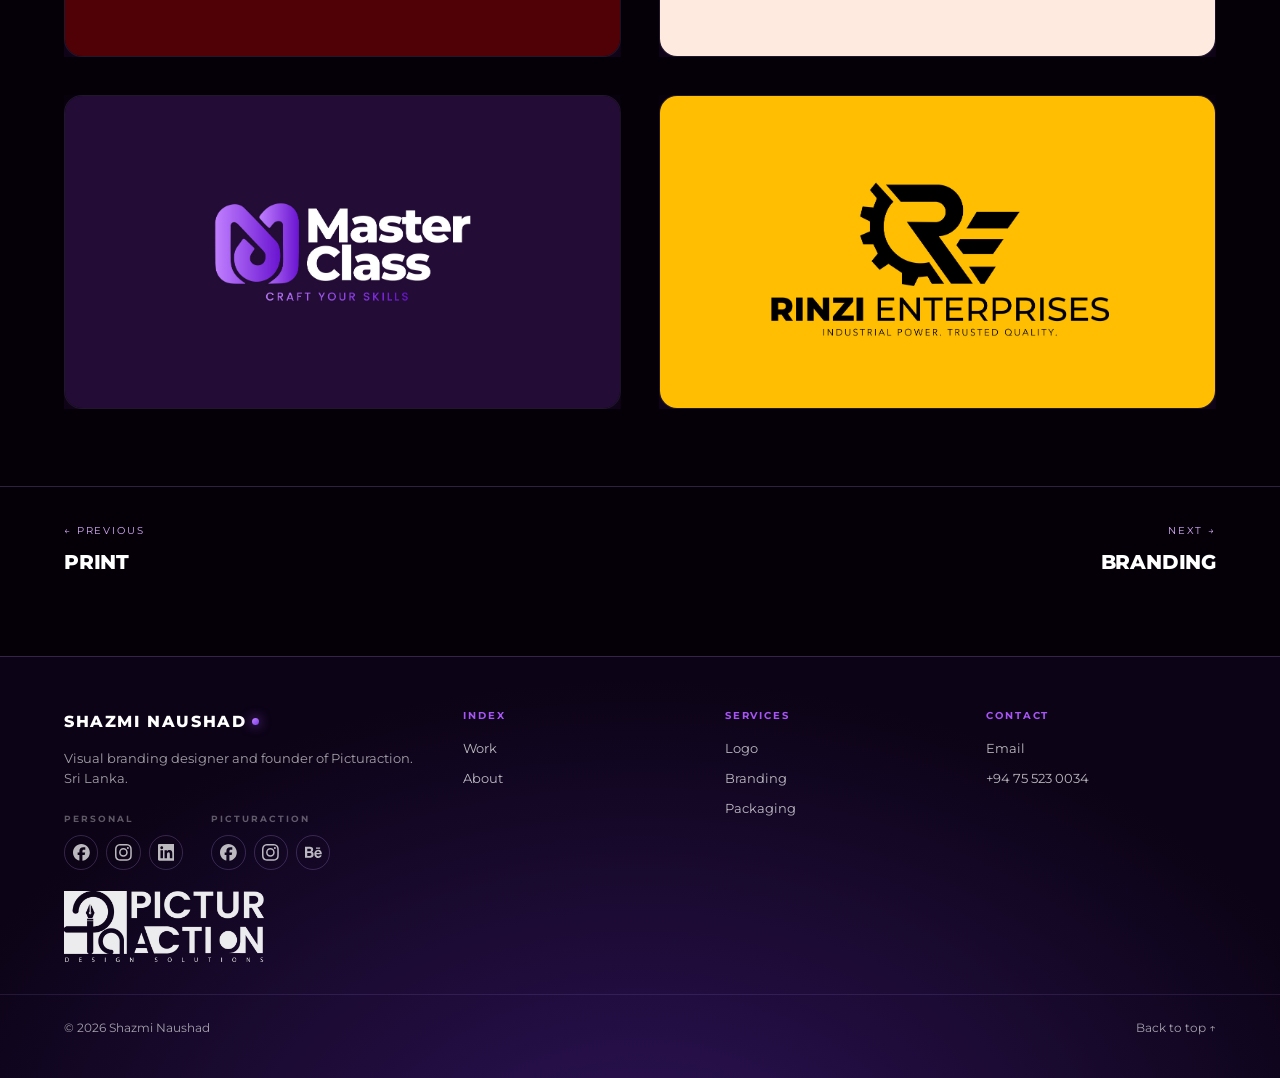
<file: logo.html>
<!doctype html>
<html lang="en" class="no-js">
<head>
  <meta charset="utf-8" />
  <meta name="viewport" content="width=device-width, initial-scale=1" />
  <title>Logo — Shazmi Naushad</title>
  <meta name="description" content="Logo and identity marks by Shazmi Naushad — a story, a form and a reason behind every mark. Selected logo work from the 2026 portfolio." />
  <meta property="og:type" content="website" />
  <meta property="og:site_name" content="Shazmi Naushad" />
  <meta property="og:title" content="Logo Design — Shazmi Naushad" />
  <meta property="og:description" content="Logo and identity marks by Shazmi Naushad — a story, a form and a reason behind every mark. Selected logo work from the 2026 portfolio." />
  <meta property="og:url" content="https://shazmi-naushad-portfolio-s3pdo9.freebuff.page/logo.html" />
  <meta property="og:image" content="https://shazmi-naushad-portfolio-s3pdo9.freebuff.page/share.jpg" />
  <meta property="og:image:secure_url" content="https://shazmi-naushad-portfolio-s3pdo9.freebuff.page/share.jpg" />
  <meta property="og:image:type" content="image/jpeg" />
  <meta property="og:image:width" content="1200" />
  <meta property="og:image:height" content="630" />
  <meta property="og:image:alt" content="Shazmi Naushad portfolio cover — dark violet hero with the name Shazmi Naushad set in heavy uppercase type" />
  <meta name="twitter:card" content="summary_large_image" />
  <meta name="twitter:title" content="Logo Design — Shazmi Naushad" />
  <meta name="twitter:description" content="Logo and identity marks by Shazmi Naushad — a story, a form and a reason behind every mark. Selected logo work from the 2026 portfolio." />
  <meta name="twitter:image" content="https://shazmi-naushad-portfolio-s3pdo9.freebuff.page/share.jpg" />
  <meta name="twitter:image:alt" content="Shazmi Naushad portfolio cover — dark violet hero with the name Shazmi Naushad set in heavy uppercase type" />
  <link rel="canonical" href="https://shazmi-naushad-portfolio-s3pdo9.freebuff.page/logo.html" />
  <link rel="preconnect" href="https://fonts.googleapis.com" />
  <link rel="preconnect" href="https://fonts.gstatic.com" crossorigin />
  <link href="https://fonts.googleapis.com/css2?family=Montserrat:wght@400;500;600;700;800&display=swap" rel="stylesheet" />
  <link rel="icon" href="data:image/svg+xml,%3Csvg xmlns='http://www.w3.org/2000/svg' viewBox='0 0 32 32'%3E%3Crect width='32' height='32' rx='8' fill='%23050008'/%3E%3Ccircle cx='16' cy='16' r='7' fill='%23a855f7'/%3E%3C/svg%3E" />
  <link rel="stylesheet" href="styles.css" />
  <script>document.documentElement.className = "js";</script>
</head>
<body>
  <a class="skip" href="#work">Skip to work</a>
  <header class="topbar">
    <div class="page topbar-inner">
      <nav class="pill" aria-label="Main">
        <a href="index.html#work">All work</a>
        <a href="index.html#contact">Contact</a>
        <a class="round" href="mailto:shazminaushad04@gmail.com" aria-label="Email Shazmi">↗</a>
      </nav>
    </div>
  </header>

  <main>
    <section class="page-head page">
      <p class="eyebrow" data-reveal>Selected work — 01 of 06</p>
      <h1 class="cat-title" data-reveal>Logo</h1>
      <p class="page-intro" data-reveal>Marks built from meaning — a story, a form and a reason behind every identity.</p>
      <p class="page-count" data-reveal>18 works</p>
    </section>

    <section class="gallery page" id="work" data-stagger>
      <figure class="work-item" data-reveal><div class="work-frame"><img src="work/logo-mwx641as-9d326459.jpg" alt="Selected design work by Shazmi Naushad" loading="lazy" /></div></figure><figure class="work-item" data-reveal><div class="work-frame"><img src="work/logo-mwx6fla6-f486de5f.jpg" alt="Selected design work by Shazmi Naushad" loading="lazy" /></div></figure><figure class="work-item" data-reveal><div class="work-frame"><img src="work/logo-mwx67sbw-1e98ff85.jpg" alt="Selected design work by Shazmi Naushad" loading="lazy" /></div></figure><figure class="work-item" data-reveal><div class="work-frame"><img src="work/logo-mwx6coeq-5833658e.jpg" alt="Selected design work by Shazmi Naushad" loading="lazy" /></div></figure><figure class="work-item" data-reveal><div class="work-frame"><img src="work/logo-seed-b774bb10.jpg" alt="Selected design work by Shazmi Naushad" loading="lazy" /></div></figure><figure class="work-item" data-reveal><div class="work-frame"><img src="work/logo-mwx8jqrd-650bd97c.jpg" alt="Selected design work by Shazmi Naushad" loading="lazy" /></div></figure><figure class="work-item" data-reveal><div class="work-frame"><img src="work/logo-mwx6lqd4-ae15293f.jpg" alt="Selected design work by Shazmi Naushad" loading="lazy" /></div></figure><figure class="work-item" data-reveal><div class="work-frame"><img src="work/logo-mwx6vbyh-b08a75ff.jpg" alt="Selected design work by Shazmi Naushad" loading="lazy" /></div></figure><figure class="work-item" data-reveal><div class="work-frame"><img src="work/logo-mwx6i0gv-acc63d42.jpg" alt="Selected design work by Shazmi Naushad" loading="lazy" /></div></figure><figure class="work-item" data-reveal><div class="work-frame"><img src="work/logo-mwx74f3t-2b9dc360.jpg" alt="Selected design work by Shazmi Naushad" loading="lazy" /></div></figure><figure class="work-item" data-reveal><div class="work-frame"><img src="work/logo-mwx7f2iq-4e1325fc.jpg" alt="Selected design work by Shazmi Naushad" loading="lazy" /></div></figure><figure class="work-item" data-reveal><div class="work-frame"><img src="work/logo-mwx7xfq1-e3e624ea.jpg" alt="Selected design work by Shazmi Naushad" loading="lazy" /></div></figure><figure class="work-item" data-reveal><div class="work-frame"><img src="work/logo-mwx78l5z-f668fa62.jpg" alt="Selected design work by Shazmi Naushad" loading="lazy" /></div></figure><figure class="work-item" data-reveal><div class="work-frame"><img src="work/logo-mwx7hknw-c408dec0.jpg" alt="Selected design work by Shazmi Naushad" loading="lazy" /></div></figure><figure class="work-item" data-reveal><div class="work-frame"><img src="work/logo-mwx7no3l-c615763d.jpg" alt="Selected design work by Shazmi Naushad" loading="lazy" /></div></figure><figure class="work-item" data-reveal><div class="work-frame"><img src="work/logo-mwx7uxaj-0cace6d2.jpg" alt="Selected design work by Shazmi Naushad" loading="lazy" /></div></figure><figure class="work-item" data-reveal><div class="work-frame"><img src="work/logo-mwx7ql9t-1c79e59a.jpg" alt="Selected design work by Shazmi Naushad" loading="lazy" /></div></figure><figure class="work-item" data-reveal><div class="work-frame"><img src="work/logo-mwx82vy6-9ff60d6b.jpg" alt="Selected design work by Shazmi Naushad" loading="lazy" /></div></figure>
    </section>
  </main>

  <nav class="pager page" aria-label="Categories">
    <a class="pager-link" href="print.html"><span>← Previous</span><strong>Print</strong></a>
    <a class="pager-link pager-next" href="branding.html"><span>Next →</span><strong>Branding</strong></a>
  </nav>

  <footer class="site-footer">
    <div class="page footer-inner">
      <div class="footer-brand">
        <p class="logo">Shazmi Naushad<span class="logo-dot" aria-hidden="true"></span></p>
        <p class="footer-note">Visual branding designer and founder of Picturaction. Sri Lanka.</p>
      <div class="socials">
        <div class="social-group">
          <span class="social-label">Personal</span>
          <span class="social-row">
            <a class="social" href="https://www.facebook.com/mohammed.shazmi.1" target="_blank" rel="noopener noreferrer" aria-label="Facebook — Shazmi Naushad"><svg viewBox="0 0 24 24" aria-hidden="true" focusable="false"><path d="M9.101 23.691v-7.98H6.627v-3.667h2.474v-1.58c0-4.085 1.848-5.978 5.858-5.978.401 0 .955.042 1.468.103a8.68 8.68 0 0 1 1.141.195v3.325a8.623 8.623 0 0 0-.653-.036 26.805 26.805 0 0 0-.733-.009c-.707 0-1.259.096-1.675.309a1.686 1.686 0 0 0-.679.622c-.258.42-.374.995-.374 1.752v1.297h3.919l-.386 2.103-.287 1.564h-3.246v8.245C19.396 23.238 24 18.179 24 12.044c0-6.627-5.373-12-12-12s-12 5.373-12 12c0 5.628 3.874 10.35 9.101 11.647Z"/></svg></a>
            <a class="social" href="https://www.instagram.com/shaz.miiiiii/" target="_blank" rel="noopener noreferrer" aria-label="Instagram — Shazmi Naushad"><svg viewBox="0 0 24 24" aria-hidden="true" focusable="false"><path d="M7.0301.084c-1.2768.0602-2.1487.264-2.911.5634-.7888.3075-1.4575.72-2.1228 1.3877-.6652.6677-1.075 1.3368-1.3802 2.127-.2954.7638-.4956 1.6365-.552 2.914-.0564 1.2775-.0689 1.6882-.0626 4.947.0062 3.2586.0206 3.6671.0825 4.9473.061 1.2765.264 2.1482.5635 2.9107.308.7889.72 1.4573 1.388 2.1228.6679.6655 1.3365 1.0743 2.1285 1.38.7632.295 1.6361.4961 2.9134.552 1.2773.056 1.6884.069 4.9462.0627 3.2578-.0062 3.668-.0207 4.9478-.0814 1.28-.0607 2.147-.2652 2.9098-.5633.7889-.3086 1.4578-.72 2.1228-1.3881.665-.6682 1.0745-1.3378 1.3795-2.1284.2957-.7632.4966-1.636.552-2.9124.056-1.2809.0692-1.6898.063-4.948-.0063-3.2583-.021-3.6668-.0817-4.9465-.0607-1.2797-.264-2.1487-.5633-2.9117-.3084-.7889-.72-1.4568-1.3876-2.1228C21.2982 1.33 20.628.9208 19.8378.6165 19.074.321 18.2017.1197 16.9244.0645 15.6471.0093 15.236-.005 11.977.0014 8.718.0076 8.31.0215 7.0301.0839m.1402 21.6932c-1.17-.0509-1.8053-.2453-2.2287-.408-.5606-.216-.96-.4771-1.3819-.895-.422-.4178-.6811-.8186-.9-1.378-.1644-.4234-.3624-1.058-.4171-2.228-.0595-1.2645-.072-1.6442-.079-4.848-.007-3.2037.0053-3.583.0607-4.848.05-1.169.2456-1.805.408-2.2282.216-.5613.4762-.96.895-1.3816.4188-.4217.8184-.6814 1.3783-.9003.423-.1651 1.0575-.3614 2.227-.4171 1.2655-.06 1.6447-.072 4.848-.079 3.2033-.007 3.5835.005 4.8495.0608 1.169.0508 1.8053.2445 2.228.408.5608.216.96.4754 1.3816.895.4217.4194.6816.8176.9005 1.3787.1653.4217.3617 1.056.4169 2.2263.0602 1.2655.0739 1.645.0796 4.848.0058 3.203-.0055 3.5834-.061 4.848-.051 1.17-.245 1.8055-.408 2.2294-.216.5604-.4763.96-.8954 1.3814-.419.4215-.8181.6811-1.3783.9-.4224.1649-1.0577.3617-2.2262.4174-1.2656.0595-1.6448.072-4.8493.079-3.2045.007-3.5825-.006-4.848-.0608M16.953 5.5864A1.44 1.44 0 1 0 18.39 4.144a1.44 1.44 0 0 0-1.437 1.4424M5.8385 12.012c.0067 3.4032 2.7706 6.1557 6.173 6.1493 3.4026-.0065 6.157-2.7701 6.1506-6.1733-.0065-3.4032-2.771-6.1565-6.174-6.1498-3.403.0067-6.156 2.771-6.1496 6.1738M8 12.0077a4 4 0 1 1 4.008 3.9921A3.9996 3.9996 0 0 1 8 12.0077"/></svg></a>
            <a class="social" href="https://www.linkedin.com/in/shazmi-naushad-3157b5373" target="_blank" rel="noopener noreferrer" aria-label="LinkedIn — Shazmi Naushad"><svg viewBox="0 0 24 24" aria-hidden="true" focusable="false"><path d="M20.447 20.452h-3.554v-5.569c0-1.328-.027-3.037-1.852-3.037-1.853 0-2.136 1.445-2.136 2.939v5.667H9.351V9h3.414v1.561h.046c.477-.9 1.637-1.85 3.37-1.85 3.601 0 4.267 2.37 4.267 5.455v6.286zM5.337 7.433c-1.144 0-2.063-.926-2.063-2.065 0-1.138.92-2.063 2.063-2.063 1.14 0 2.064.925 2.064 2.063 0 1.139-.925 2.065-2.064 2.065zm1.782 13.019H3.555V9h3.564v11.452zM22.225 0H1.771C.792 0 0 .774 0 1.729v20.542C0 23.227.792 24 1.771 24h20.451C23.2 24 24 23.227 24 22.271V1.729C24 .774 23.2 0 22.222 0h.003z"/></svg></a>
          </span>
        </div>
        <div class="social-group">
          <span class="social-label">Picturaction</span>
          <span class="social-row">
            <a class="social" href="https://www.facebook.com/picturaction" target="_blank" rel="noopener noreferrer" aria-label="Facebook — Picturaction"><svg viewBox="0 0 24 24" aria-hidden="true" focusable="false"><path d="M9.101 23.691v-7.98H6.627v-3.667h2.474v-1.58c0-4.085 1.848-5.978 5.858-5.978.401 0 .955.042 1.468.103a8.68 8.68 0 0 1 1.141.195v3.325a8.623 8.623 0 0 0-.653-.036 26.805 26.805 0 0 0-.733-.009c-.707 0-1.259.096-1.675.309a1.686 1.686 0 0 0-.679.622c-.258.42-.374.995-.374 1.752v1.297h3.919l-.386 2.103-.287 1.564h-3.246v8.245C19.396 23.238 24 18.179 24 12.044c0-6.627-5.373-12-12-12s-12 5.373-12 12c0 5.628 3.874 10.35 9.101 11.647Z"/></svg></a>
            <a class="social" href="https://www.instagram.com/picturaction" target="_blank" rel="noopener noreferrer" aria-label="Instagram — Picturaction"><svg viewBox="0 0 24 24" aria-hidden="true" focusable="false"><path d="M7.0301.084c-1.2768.0602-2.1487.264-2.911.5634-.7888.3075-1.4575.72-2.1228 1.3877-.6652.6677-1.075 1.3368-1.3802 2.127-.2954.7638-.4956 1.6365-.552 2.914-.0564 1.2775-.0689 1.6882-.0626 4.947.0062 3.2586.0206 3.6671.0825 4.9473.061 1.2765.264 2.1482.5635 2.9107.308.7889.72 1.4573 1.388 2.1228.6679.6655 1.3365 1.0743 2.1285 1.38.7632.295 1.6361.4961 2.9134.552 1.2773.056 1.6884.069 4.9462.0627 3.2578-.0062 3.668-.0207 4.9478-.0814 1.28-.0607 2.147-.2652 2.9098-.5633.7889-.3086 1.4578-.72 2.1228-1.3881.665-.6682 1.0745-1.3378 1.3795-2.1284.2957-.7632.4966-1.636.552-2.9124.056-1.2809.0692-1.6898.063-4.948-.0063-3.2583-.021-3.6668-.0817-4.9465-.0607-1.2797-.264-2.1487-.5633-2.9117-.3084-.7889-.72-1.4568-1.3876-2.1228C21.2982 1.33 20.628.9208 19.8378.6165 19.074.321 18.2017.1197 16.9244.0645 15.6471.0093 15.236-.005 11.977.0014 8.718.0076 8.31.0215 7.0301.0839m.1402 21.6932c-1.17-.0509-1.8053-.2453-2.2287-.408-.5606-.216-.96-.4771-1.3819-.895-.422-.4178-.6811-.8186-.9-1.378-.1644-.4234-.3624-1.058-.4171-2.228-.0595-1.2645-.072-1.6442-.079-4.848-.007-3.2037.0053-3.583.0607-4.848.05-1.169.2456-1.805.408-2.2282.216-.5613.4762-.96.895-1.3816.4188-.4217.8184-.6814 1.3783-.9003.423-.1651 1.0575-.3614 2.227-.4171 1.2655-.06 1.6447-.072 4.848-.079 3.2033-.007 3.5835.005 4.8495.0608 1.169.0508 1.8053.2445 2.228.408.5608.216.96.4754 1.3816.895.4217.4194.6816.8176.9005 1.3787.1653.4217.3617 1.056.4169 2.2263.0602 1.2655.0739 1.645.0796 4.848.0058 3.203-.0055 3.5834-.061 4.848-.051 1.17-.245 1.8055-.408 2.2294-.216.5604-.4763.96-.8954 1.3814-.419.4215-.8181.6811-1.3783.9-.4224.1649-1.0577.3617-2.2262.4174-1.2656.0595-1.6448.072-4.8493.079-3.2045.007-3.5825-.006-4.848-.0608M16.953 5.5864A1.44 1.44 0 1 0 18.39 4.144a1.44 1.44 0 0 0-1.437 1.4424M5.8385 12.012c.0067 3.4032 2.7706 6.1557 6.173 6.1493 3.4026-.0065 6.157-2.7701 6.1506-6.1733-.0065-3.4032-2.771-6.1565-6.174-6.1498-3.403.0067-6.156 2.771-6.1496 6.1738M8 12.0077a4 4 0 1 1 4.008 3.9921A3.9996 3.9996 0 0 1 8 12.0077"/></svg></a>
            <a class="social" href="https://www.behance.net/picturaction" target="_blank" rel="noopener noreferrer" aria-label="Behance — Picturaction"><svg viewBox="0 0 24 24" aria-hidden="true" focusable="false"><path d="M16.969 16.927a2.561 2.561 0 0 0 1.901.677 2.501 2.501 0 0 0 1.531-.475c.362-.235.636-.584.779-.99h2.585a5.091 5.091 0 0 1-1.9 2.896 5.292 5.292 0 0 1-3.091.88 5.839 5.839 0 0 1-2.284-.433 4.871 4.871 0 0 1-1.723-1.211 5.657 5.657 0 0 1-1.08-1.874 7.057 7.057 0 0 1-.383-2.393c-.005-.8.129-1.595.396-2.349a5.313 5.313 0 0 1 5.088-3.604 4.87 4.87 0 0 1 2.376.563c.661.362 1.231.87 1.668 1.485a6.2 6.2 0 0 1 .943 2.133c.194.821.263 1.666.205 2.508h-7.699c-.063.79.184 1.574.688 2.187ZM6.947 4.084a8.065 8.065 0 0 1 1.928.198 4.29 4.29 0 0 1 1.49.638c.418.303.748.711.958 1.182.241.579.357 1.203.341 1.83a3.506 3.506 0 0 1-.506 1.961 3.726 3.726 0 0 1-1.503 1.287 3.588 3.588 0 0 1 2.027 1.437c.464.747.697 1.615.67 2.494a4.593 4.593 0 0 1-.423 2.032 3.945 3.945 0 0 1-1.163 1.413 5.114 5.114 0 0 1-1.683.807 7.135 7.135 0 0 1-1.928.259H0V4.084h6.947Zm-.235 12.9c.308.004.616-.029.916-.099a2.18 2.18 0 0 0 .766-.332c.228-.158.411-.371.534-.619.142-.317.208-.663.191-1.009a2.08 2.08 0 0 0-.642-1.715 2.618 2.618 0 0 0-1.696-.505h-3.54v4.279h3.471Zm13.635-5.967a2.13 2.13 0 0 0-1.654-.619 2.336 2.336 0 0 0-1.163.259 2.474 2.474 0 0 0-.738.62 2.359 2.359 0 0 0-.396.792c-.074.239-.12.485-.137.734h4.769a3.239 3.239 0 0 0-.679-1.785l-.002-.001Zm-13.813-.648a2.254 2.254 0 0 0 1.423-.433c.399-.355.607-.88.56-1.413a1.916 1.916 0 0 0-.178-.891 1.298 1.298 0 0 0-.495-.533 1.851 1.851 0 0 0-.711-.274 3.966 3.966 0 0 0-.835-.073H3.241v3.631h3.293v-.014ZM21.62 5.122h-5.976v1.527h5.976V5.122Z"/></svg></a>
          </span>
        </div>
      </div>
      <p class="footer-mark"><img src="picturaction-white.png" alt="Picturaction — Design Solutions" width="720" height="254" loading="lazy" decoding="async" /></p>
      </div>
      <div class="footer-col"><h4>Index</h4><a href="index.html#work">Work</a><a href="index.html#about">About</a></div>
      <div class="footer-col"><h4>Services</h4><a href="logo.html">Logo</a><a href="branding.html">Branding</a><a href="packaging.html">Packaging</a></div>
      <div class="footer-col"><h4>Contact</h4><a href="mailto:shazminaushad04@gmail.com">Email</a><a href="tel:+94755230034">+94 75 523 0034</a></div>
    </div>
    <div class="page footer-base"><p>© <span data-year>2026</span> Shazmi Naushad</p><a href="index.html">Back to top ↑</a></div>
  </footer>
  <script src="script.js"></script>
</body>
</html>
</file>
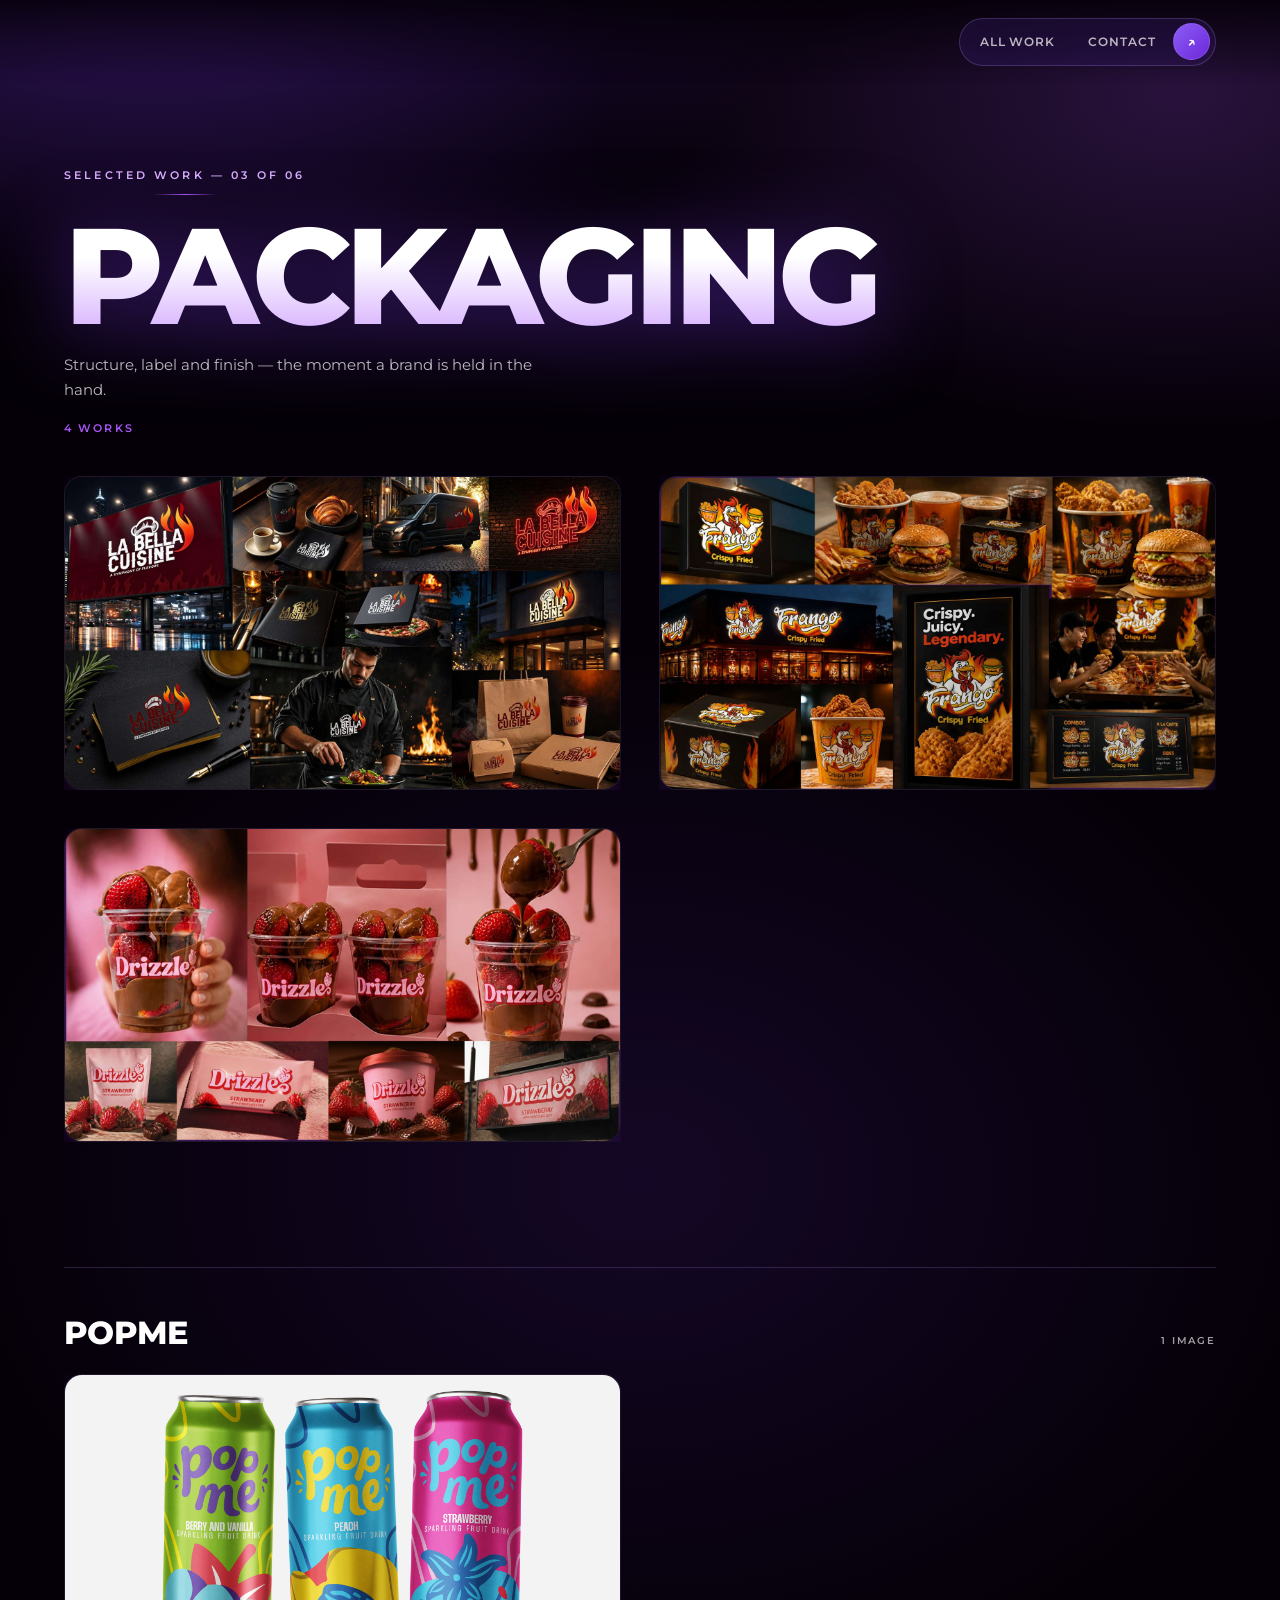
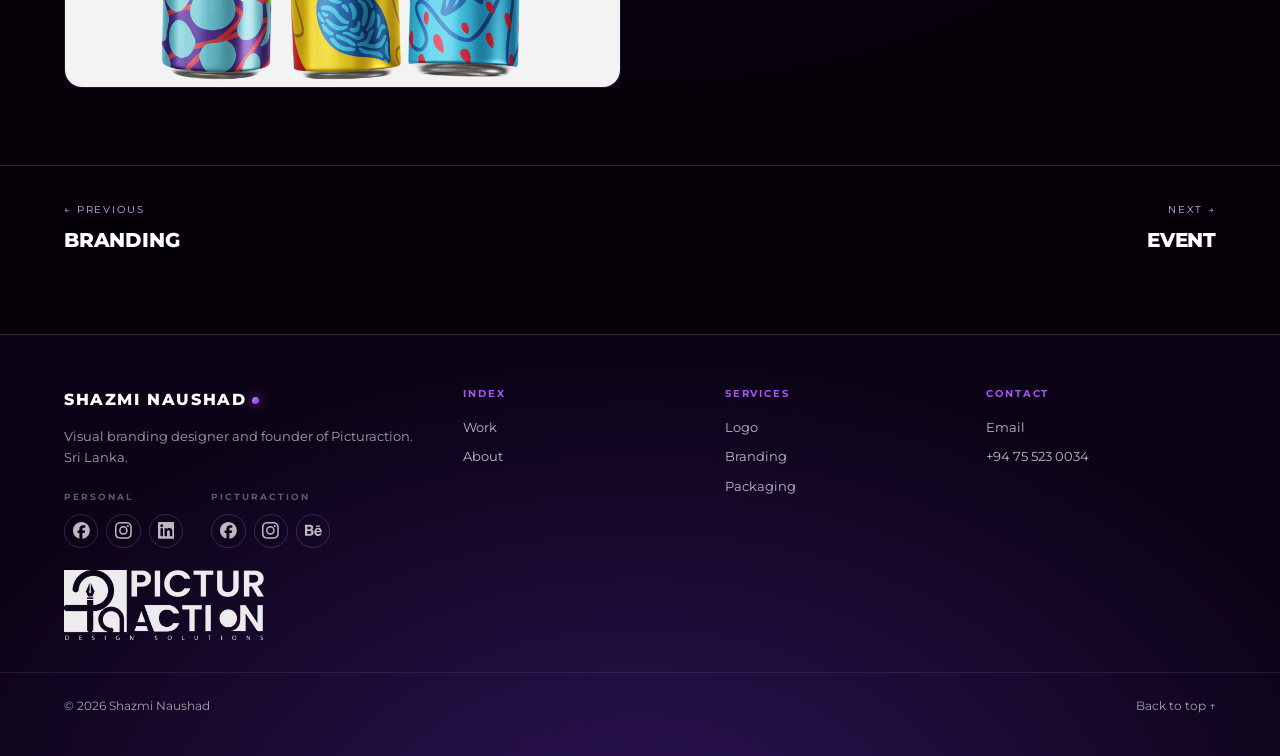
<file: packaging.html>
<!doctype html>
<html lang="en" class="no-js">
<head>
  <meta charset="utf-8" />
  <meta name="viewport" content="width=device-width, initial-scale=1" />
  <title>Packaging — Shazmi Naushad</title>
  <meta name="description" content="Packaging design by Shazmi Naushad — shelf presence, structure and detail for products. Selected packaging work from the 2026 portfolio." />
  <meta property="og:type" content="website" />
  <meta property="og:site_name" content="Shazmi Naushad" />
  <meta property="og:title" content="Packaging — Shazmi Naushad" />
  <meta property="og:description" content="Packaging design by Shazmi Naushad — shelf presence, structure and detail for products. Selected packaging work from the 2026 portfolio." />
  <meta property="og:url" content="https://shazmi-naushad-portfolio-s3pdo9.freebuff.page/packaging.html" />
  <meta property="og:image" content="https://shazmi-naushad-portfolio-s3pdo9.freebuff.page/share.jpg" />
  <meta property="og:image:secure_url" content="https://shazmi-naushad-portfolio-s3pdo9.freebuff.page/share.jpg" />
  <meta property="og:image:type" content="image/jpeg" />
  <meta property="og:image:width" content="1200" />
  <meta property="og:image:height" content="630" />
  <meta property="og:image:alt" content="Shazmi Naushad portfolio cover — dark violet hero with the name Shazmi Naushad set in heavy uppercase type" />
  <meta name="twitter:card" content="summary_large_image" />
  <meta name="twitter:title" content="Packaging — Shazmi Naushad" />
  <meta name="twitter:description" content="Packaging design by Shazmi Naushad — shelf presence, structure and detail for products. Selected packaging work from the 2026 portfolio." />
  <meta name="twitter:image" content="https://shazmi-naushad-portfolio-s3pdo9.freebuff.page/share.jpg" />
  <meta name="twitter:image:alt" content="Shazmi Naushad portfolio cover — dark violet hero with the name Shazmi Naushad set in heavy uppercase type" />
  <link rel="canonical" href="https://shazmi-naushad-portfolio-s3pdo9.freebuff.page/packaging.html" />
  <link rel="preconnect" href="https://fonts.googleapis.com" />
  <link rel="preconnect" href="https://fonts.gstatic.com" crossorigin />
  <link href="https://fonts.googleapis.com/css2?family=Montserrat:wght@400;500;600;700;800&display=swap" rel="stylesheet" />
  <link rel="icon" href="data:image/svg+xml,%3Csvg xmlns='http://www.w3.org/2000/svg' viewBox='0 0 32 32'%3E%3Crect width='32' height='32' rx='8' fill='%23050008'/%3E%3Ccircle cx='16' cy='16' r='7' fill='%23a855f7'/%3E%3C/svg%3E" />
  <link rel="stylesheet" href="styles.css" />
  <script>document.documentElement.className = "js";</script>
</head>
<body>
  <a class="skip" href="#work">Skip to work</a>
  <header class="topbar">
    <div class="page topbar-inner">
      <nav class="pill" aria-label="Main">
        <a href="index.html#work">All work</a>
        <a href="index.html#contact">Contact</a>
        <a class="round" href="mailto:shazminaushad04@gmail.com" aria-label="Email Shazmi">↗</a>
      </nav>
    </div>
  </header>

  <main>
    <section class="page-head page">
      <p class="eyebrow" data-reveal>Selected work — 03 of 06</p>
      <h1 class="cat-title" data-reveal>Packaging</h1>
      <p class="page-intro" data-reveal>Structure, label and finish — the moment a brand is held in the hand.</p>
      <p class="page-count" data-reveal>4 works</p>
    </section>

    <section class="brand-list page" id="work" data-stagger>
      <div class="gallery"><figure class="work-item" data-reveal><div class="work-frame"><img src="work/packaging-seed-2d4815a2.jpg" alt="Selected design work by Shazmi Naushad" loading="lazy" /></div></figure><figure class="work-item" data-reveal><div class="work-frame"><img src="work/packaging-seed-bdca1100.jpg" alt="Selected design work by Shazmi Naushad" loading="lazy" /></div></figure><figure class="work-item" data-reveal><div class="work-frame"><img src="work/packaging-seed-cdb3f2fa.jpg" alt="Selected design work by Shazmi Naushad" loading="lazy" /></div></figure></div><div class="brand-rule" aria-hidden="true"></div><section class="brand"><div class="brand-head" data-reveal><h2 class="brand-name">Popme</h2><span class="brand-count">1 image</span></div><div class="gallery"><figure class="work-item" data-reveal><div class="work-frame"><img src="work/packaging-mwsxx40w-c970f8ca.jpg" alt="Selected design work by Shazmi Naushad" loading="lazy" /></div></figure></div></section>
    </section>
  </main>

  <nav class="pager page" aria-label="Categories">
    <a class="pager-link" href="branding.html"><span>← Previous</span><strong>Branding</strong></a>
    <a class="pager-link pager-next" href="event.html"><span>Next →</span><strong>Event</strong></a>
  </nav>

  <footer class="site-footer">
    <div class="page footer-inner">
      <div class="footer-brand">
        <p class="logo">Shazmi Naushad<span class="logo-dot" aria-hidden="true"></span></p>
        <p class="footer-note">Visual branding designer and founder of Picturaction. Sri Lanka.</p>
      <div class="socials">
        <div class="social-group">
          <span class="social-label">Personal</span>
          <span class="social-row">
            <a class="social" href="https://www.facebook.com/mohammed.shazmi.1" target="_blank" rel="noopener noreferrer" aria-label="Facebook — Shazmi Naushad"><svg viewBox="0 0 24 24" aria-hidden="true" focusable="false"><path d="M9.101 23.691v-7.98H6.627v-3.667h2.474v-1.58c0-4.085 1.848-5.978 5.858-5.978.401 0 .955.042 1.468.103a8.68 8.68 0 0 1 1.141.195v3.325a8.623 8.623 0 0 0-.653-.036 26.805 26.805 0 0 0-.733-.009c-.707 0-1.259.096-1.675.309a1.686 1.686 0 0 0-.679.622c-.258.42-.374.995-.374 1.752v1.297h3.919l-.386 2.103-.287 1.564h-3.246v8.245C19.396 23.238 24 18.179 24 12.044c0-6.627-5.373-12-12-12s-12 5.373-12 12c0 5.628 3.874 10.35 9.101 11.647Z"/></svg></a>
            <a class="social" href="https://www.instagram.com/shaz.miiiiii/" target="_blank" rel="noopener noreferrer" aria-label="Instagram — Shazmi Naushad"><svg viewBox="0 0 24 24" aria-hidden="true" focusable="false"><path d="M7.0301.084c-1.2768.0602-2.1487.264-2.911.5634-.7888.3075-1.4575.72-2.1228 1.3877-.6652.6677-1.075 1.3368-1.3802 2.127-.2954.7638-.4956 1.6365-.552 2.914-.0564 1.2775-.0689 1.6882-.0626 4.947.0062 3.2586.0206 3.6671.0825 4.9473.061 1.2765.264 2.1482.5635 2.9107.308.7889.72 1.4573 1.388 2.1228.6679.6655 1.3365 1.0743 2.1285 1.38.7632.295 1.6361.4961 2.9134.552 1.2773.056 1.6884.069 4.9462.0627 3.2578-.0062 3.668-.0207 4.9478-.0814 1.28-.0607 2.147-.2652 2.9098-.5633.7889-.3086 1.4578-.72 2.1228-1.3881.665-.6682 1.0745-1.3378 1.3795-2.1284.2957-.7632.4966-1.636.552-2.9124.056-1.2809.0692-1.6898.063-4.948-.0063-3.2583-.021-3.6668-.0817-4.9465-.0607-1.2797-.264-2.1487-.5633-2.9117-.3084-.7889-.72-1.4568-1.3876-2.1228C21.2982 1.33 20.628.9208 19.8378.6165 19.074.321 18.2017.1197 16.9244.0645 15.6471.0093 15.236-.005 11.977.0014 8.718.0076 8.31.0215 7.0301.0839m.1402 21.6932c-1.17-.0509-1.8053-.2453-2.2287-.408-.5606-.216-.96-.4771-1.3819-.895-.422-.4178-.6811-.8186-.9-1.378-.1644-.4234-.3624-1.058-.4171-2.228-.0595-1.2645-.072-1.6442-.079-4.848-.007-3.2037.0053-3.583.0607-4.848.05-1.169.2456-1.805.408-2.2282.216-.5613.4762-.96.895-1.3816.4188-.4217.8184-.6814 1.3783-.9003.423-.1651 1.0575-.3614 2.227-.4171 1.2655-.06 1.6447-.072 4.848-.079 3.2033-.007 3.5835.005 4.8495.0608 1.169.0508 1.8053.2445 2.228.408.5608.216.96.4754 1.3816.895.4217.4194.6816.8176.9005 1.3787.1653.4217.3617 1.056.4169 2.2263.0602 1.2655.0739 1.645.0796 4.848.0058 3.203-.0055 3.5834-.061 4.848-.051 1.17-.245 1.8055-.408 2.2294-.216.5604-.4763.96-.8954 1.3814-.419.4215-.8181.6811-1.3783.9-.4224.1649-1.0577.3617-2.2262.4174-1.2656.0595-1.6448.072-4.8493.079-3.2045.007-3.5825-.006-4.848-.0608M16.953 5.5864A1.44 1.44 0 1 0 18.39 4.144a1.44 1.44 0 0 0-1.437 1.4424M5.8385 12.012c.0067 3.4032 2.7706 6.1557 6.173 6.1493 3.4026-.0065 6.157-2.7701 6.1506-6.1733-.0065-3.4032-2.771-6.1565-6.174-6.1498-3.403.0067-6.156 2.771-6.1496 6.1738M8 12.0077a4 4 0 1 1 4.008 3.9921A3.9996 3.9996 0 0 1 8 12.0077"/></svg></a>
            <a class="social" href="https://www.linkedin.com/in/shazmi-naushad-3157b5373" target="_blank" rel="noopener noreferrer" aria-label="LinkedIn — Shazmi Naushad"><svg viewBox="0 0 24 24" aria-hidden="true" focusable="false"><path d="M20.447 20.452h-3.554v-5.569c0-1.328-.027-3.037-1.852-3.037-1.853 0-2.136 1.445-2.136 2.939v5.667H9.351V9h3.414v1.561h.046c.477-.9 1.637-1.85 3.37-1.85 3.601 0 4.267 2.37 4.267 5.455v6.286zM5.337 7.433c-1.144 0-2.063-.926-2.063-2.065 0-1.138.92-2.063 2.063-2.063 1.14 0 2.064.925 2.064 2.063 0 1.139-.925 2.065-2.064 2.065zm1.782 13.019H3.555V9h3.564v11.452zM22.225 0H1.771C.792 0 0 .774 0 1.729v20.542C0 23.227.792 24 1.771 24h20.451C23.2 24 24 23.227 24 22.271V1.729C24 .774 23.2 0 22.222 0h.003z"/></svg></a>
          </span>
        </div>
        <div class="social-group">
          <span class="social-label">Picturaction</span>
          <span class="social-row">
            <a class="social" href="https://www.facebook.com/picturaction" target="_blank" rel="noopener noreferrer" aria-label="Facebook — Picturaction"><svg viewBox="0 0 24 24" aria-hidden="true" focusable="false"><path d="M9.101 23.691v-7.98H6.627v-3.667h2.474v-1.58c0-4.085 1.848-5.978 5.858-5.978.401 0 .955.042 1.468.103a8.68 8.68 0 0 1 1.141.195v3.325a8.623 8.623 0 0 0-.653-.036 26.805 26.805 0 0 0-.733-.009c-.707 0-1.259.096-1.675.309a1.686 1.686 0 0 0-.679.622c-.258.42-.374.995-.374 1.752v1.297h3.919l-.386 2.103-.287 1.564h-3.246v8.245C19.396 23.238 24 18.179 24 12.044c0-6.627-5.373-12-12-12s-12 5.373-12 12c0 5.628 3.874 10.35 9.101 11.647Z"/></svg></a>
            <a class="social" href="https://www.instagram.com/picturaction" target="_blank" rel="noopener noreferrer" aria-label="Instagram — Picturaction"><svg viewBox="0 0 24 24" aria-hidden="true" focusable="false"><path d="M7.0301.084c-1.2768.0602-2.1487.264-2.911.5634-.7888.3075-1.4575.72-2.1228 1.3877-.6652.6677-1.075 1.3368-1.3802 2.127-.2954.7638-.4956 1.6365-.552 2.914-.0564 1.2775-.0689 1.6882-.0626 4.947.0062 3.2586.0206 3.6671.0825 4.9473.061 1.2765.264 2.1482.5635 2.9107.308.7889.72 1.4573 1.388 2.1228.6679.6655 1.3365 1.0743 2.1285 1.38.7632.295 1.6361.4961 2.9134.552 1.2773.056 1.6884.069 4.9462.0627 3.2578-.0062 3.668-.0207 4.9478-.0814 1.28-.0607 2.147-.2652 2.9098-.5633.7889-.3086 1.4578-.72 2.1228-1.3881.665-.6682 1.0745-1.3378 1.3795-2.1284.2957-.7632.4966-1.636.552-2.9124.056-1.2809.0692-1.6898.063-4.948-.0063-3.2583-.021-3.6668-.0817-4.9465-.0607-1.2797-.264-2.1487-.5633-2.9117-.3084-.7889-.72-1.4568-1.3876-2.1228C21.2982 1.33 20.628.9208 19.8378.6165 19.074.321 18.2017.1197 16.9244.0645 15.6471.0093 15.236-.005 11.977.0014 8.718.0076 8.31.0215 7.0301.0839m.1402 21.6932c-1.17-.0509-1.8053-.2453-2.2287-.408-.5606-.216-.96-.4771-1.3819-.895-.422-.4178-.6811-.8186-.9-1.378-.1644-.4234-.3624-1.058-.4171-2.228-.0595-1.2645-.072-1.6442-.079-4.848-.007-3.2037.0053-3.583.0607-4.848.05-1.169.2456-1.805.408-2.2282.216-.5613.4762-.96.895-1.3816.4188-.4217.8184-.6814 1.3783-.9003.423-.1651 1.0575-.3614 2.227-.4171 1.2655-.06 1.6447-.072 4.848-.079 3.2033-.007 3.5835.005 4.8495.0608 1.169.0508 1.8053.2445 2.228.408.5608.216.96.4754 1.3816.895.4217.4194.6816.8176.9005 1.3787.1653.4217.3617 1.056.4169 2.2263.0602 1.2655.0739 1.645.0796 4.848.0058 3.203-.0055 3.5834-.061 4.848-.051 1.17-.245 1.8055-.408 2.2294-.216.5604-.4763.96-.8954 1.3814-.419.4215-.8181.6811-1.3783.9-.4224.1649-1.0577.3617-2.2262.4174-1.2656.0595-1.6448.072-4.8493.079-3.2045.007-3.5825-.006-4.848-.0608M16.953 5.5864A1.44 1.44 0 1 0 18.39 4.144a1.44 1.44 0 0 0-1.437 1.4424M5.8385 12.012c.0067 3.4032 2.7706 6.1557 6.173 6.1493 3.4026-.0065 6.157-2.7701 6.1506-6.1733-.0065-3.4032-2.771-6.1565-6.174-6.1498-3.403.0067-6.156 2.771-6.1496 6.1738M8 12.0077a4 4 0 1 1 4.008 3.9921A3.9996 3.9996 0 0 1 8 12.0077"/></svg></a>
            <a class="social" href="https://www.behance.net/picturaction" target="_blank" rel="noopener noreferrer" aria-label="Behance — Picturaction"><svg viewBox="0 0 24 24" aria-hidden="true" focusable="false"><path d="M16.969 16.927a2.561 2.561 0 0 0 1.901.677 2.501 2.501 0 0 0 1.531-.475c.362-.235.636-.584.779-.99h2.585a5.091 5.091 0 0 1-1.9 2.896 5.292 5.292 0 0 1-3.091.88 5.839 5.839 0 0 1-2.284-.433 4.871 4.871 0 0 1-1.723-1.211 5.657 5.657 0 0 1-1.08-1.874 7.057 7.057 0 0 1-.383-2.393c-.005-.8.129-1.595.396-2.349a5.313 5.313 0 0 1 5.088-3.604 4.87 4.87 0 0 1 2.376.563c.661.362 1.231.87 1.668 1.485a6.2 6.2 0 0 1 .943 2.133c.194.821.263 1.666.205 2.508h-7.699c-.063.79.184 1.574.688 2.187ZM6.947 4.084a8.065 8.065 0 0 1 1.928.198 4.29 4.29 0 0 1 1.49.638c.418.303.748.711.958 1.182.241.579.357 1.203.341 1.83a3.506 3.506 0 0 1-.506 1.961 3.726 3.726 0 0 1-1.503 1.287 3.588 3.588 0 0 1 2.027 1.437c.464.747.697 1.615.67 2.494a4.593 4.593 0 0 1-.423 2.032 3.945 3.945 0 0 1-1.163 1.413 5.114 5.114 0 0 1-1.683.807 7.135 7.135 0 0 1-1.928.259H0V4.084h6.947Zm-.235 12.9c.308.004.616-.029.916-.099a2.18 2.18 0 0 0 .766-.332c.228-.158.411-.371.534-.619.142-.317.208-.663.191-1.009a2.08 2.08 0 0 0-.642-1.715 2.618 2.618 0 0 0-1.696-.505h-3.54v4.279h3.471Zm13.635-5.967a2.13 2.13 0 0 0-1.654-.619 2.336 2.336 0 0 0-1.163.259 2.474 2.474 0 0 0-.738.62 2.359 2.359 0 0 0-.396.792c-.074.239-.12.485-.137.734h4.769a3.239 3.239 0 0 0-.679-1.785l-.002-.001Zm-13.813-.648a2.254 2.254 0 0 0 1.423-.433c.399-.355.607-.88.56-1.413a1.916 1.916 0 0 0-.178-.891 1.298 1.298 0 0 0-.495-.533 1.851 1.851 0 0 0-.711-.274 3.966 3.966 0 0 0-.835-.073H3.241v3.631h3.293v-.014ZM21.62 5.122h-5.976v1.527h5.976V5.122Z"/></svg></a>
          </span>
        </div>
      </div>
      <p class="footer-mark"><img src="picturaction-white.png" alt="Picturaction — Design Solutions" width="720" height="254" loading="lazy" decoding="async" /></p>
      </div>
      <div class="footer-col"><h4>Index</h4><a href="index.html#work">Work</a><a href="index.html#about">About</a></div>
      <div class="footer-col"><h4>Services</h4><a href="logo.html">Logo</a><a href="branding.html">Branding</a><a href="packaging.html">Packaging</a></div>
      <div class="footer-col"><h4>Contact</h4><a href="mailto:shazminaushad04@gmail.com">Email</a><a href="tel:+94755230034">+94 75 523 0034</a></div>
    </div>
    <div class="page footer-base"><p>© <span data-year>2026</span> Shazmi Naushad</p><a href="index.html">Back to top ↑</a></div>
  </footer>
  <script src="script.js"></script>
</body>
</html>
</file>
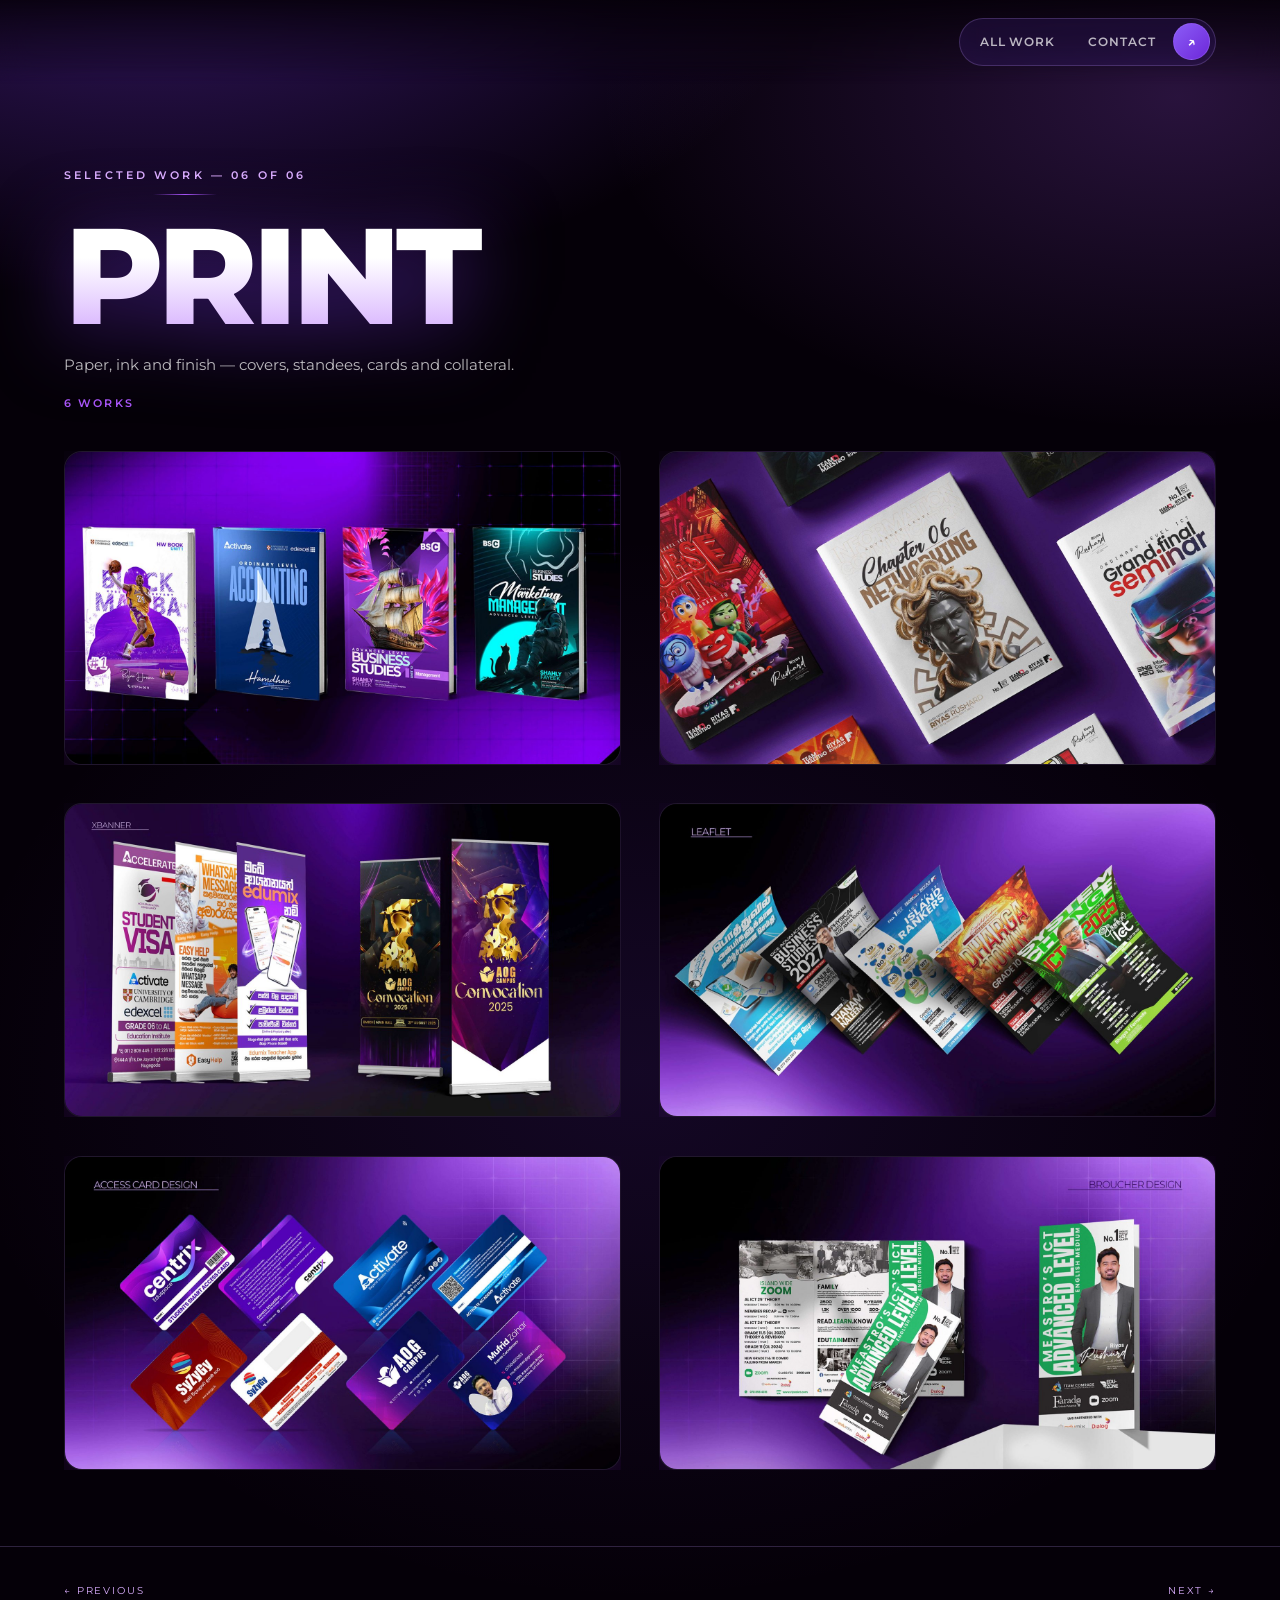
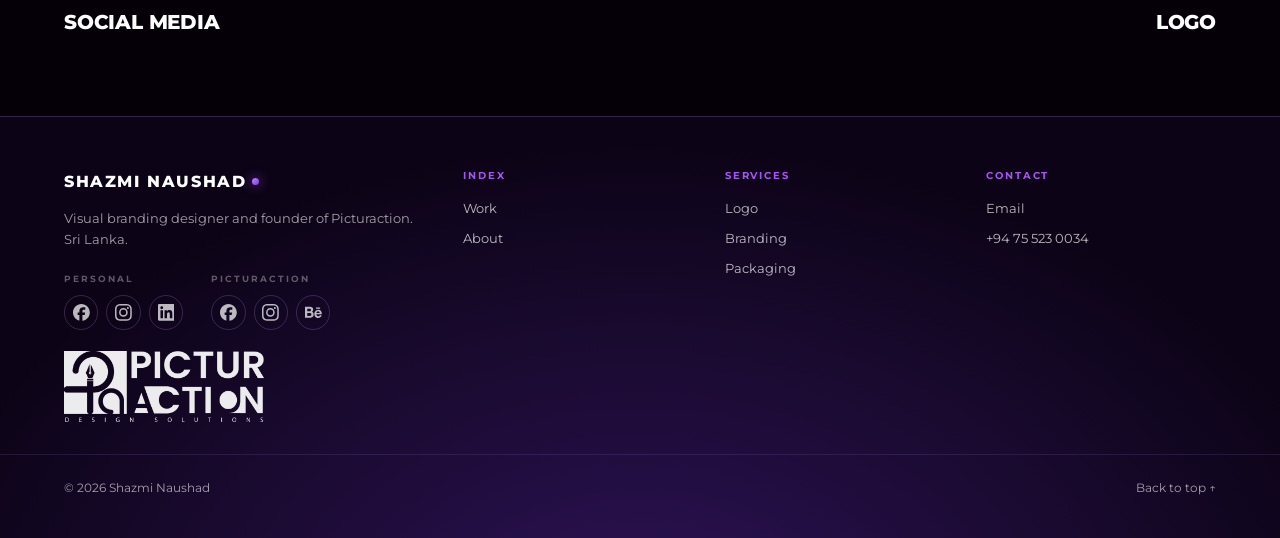
<file: print.html>
<!doctype html>
<html lang="en" class="no-js">
<head>
  <meta charset="utf-8" />
  <meta name="viewport" content="width=device-width, initial-scale=1" />
  <title>Print — Shazmi Naushad</title>
  <meta name="description" content="Print design by Shazmi Naushad — covers, brochures and collateral made for the hand. Selected print work from the 2026 portfolio." />
  <meta property="og:type" content="website" />
  <meta property="og:site_name" content="Shazmi Naushad" />
  <meta property="og:title" content="Print Design — Shazmi Naushad" />
  <meta property="og:description" content="Print design by Shazmi Naushad — covers, brochures and collateral made for the hand. Selected print work from the 2026 portfolio." />
  <meta property="og:url" content="https://shazmi-naushad-portfolio-s3pdo9.freebuff.page/print.html" />
  <meta property="og:image" content="https://shazmi-naushad-portfolio-s3pdo9.freebuff.page/share.jpg" />
  <meta property="og:image:secure_url" content="https://shazmi-naushad-portfolio-s3pdo9.freebuff.page/share.jpg" />
  <meta property="og:image:type" content="image/jpeg" />
  <meta property="og:image:width" content="1200" />
  <meta property="og:image:height" content="630" />
  <meta property="og:image:alt" content="Shazmi Naushad portfolio cover — dark violet hero with the name Shazmi Naushad set in heavy uppercase type" />
  <meta name="twitter:card" content="summary_large_image" />
  <meta name="twitter:title" content="Print Design — Shazmi Naushad" />
  <meta name="twitter:description" content="Print design by Shazmi Naushad — covers, brochures and collateral made for the hand. Selected print work from the 2026 portfolio." />
  <meta name="twitter:image" content="https://shazmi-naushad-portfolio-s3pdo9.freebuff.page/share.jpg" />
  <meta name="twitter:image:alt" content="Shazmi Naushad portfolio cover — dark violet hero with the name Shazmi Naushad set in heavy uppercase type" />
  <link rel="canonical" href="https://shazmi-naushad-portfolio-s3pdo9.freebuff.page/print.html" />
  <link rel="preconnect" href="https://fonts.googleapis.com" />
  <link rel="preconnect" href="https://fonts.gstatic.com" crossorigin />
  <link href="https://fonts.googleapis.com/css2?family=Montserrat:wght@400;500;600;700;800&display=swap" rel="stylesheet" />
  <link rel="icon" href="data:image/svg+xml,%3Csvg xmlns='http://www.w3.org/2000/svg' viewBox='0 0 32 32'%3E%3Crect width='32' height='32' rx='8' fill='%23050008'/%3E%3Ccircle cx='16' cy='16' r='7' fill='%23a855f7'/%3E%3C/svg%3E" />
  <link rel="stylesheet" href="styles.css" />
  <script>document.documentElement.className = "js";</script>
</head>
<body>
  <a class="skip" href="#work">Skip to work</a>
  <header class="topbar">
    <div class="page topbar-inner">
      <nav class="pill" aria-label="Main">
        <a href="index.html#work">All work</a>
        <a href="index.html#contact">Contact</a>
        <a class="round" href="mailto:shazminaushad04@gmail.com" aria-label="Email Shazmi">↗</a>
      </nav>
    </div>
  </header>

  <main>
    <section class="page-head page">
      <p class="eyebrow" data-reveal>Selected work — 06 of 06</p>
      <h1 class="cat-title" data-reveal>Print</h1>
      <p class="page-intro" data-reveal>Paper, ink and finish — covers, standees, cards and collateral.</p>
      <p class="page-count" data-reveal>6 works</p>
    </section>

    <section class="gallery page" id="work" data-stagger>
      <figure class="work-item" data-reveal><div class="work-frame"><img src="work/print-seed-128ae3c5.jpg" alt="Selected design work by Shazmi Naushad" loading="lazy" /></div></figure><figure class="work-item" data-reveal><div class="work-frame"><img src="work/print-seed-60a09a3f.jpg" alt="Selected design work by Shazmi Naushad" loading="lazy" /></div></figure><figure class="work-item" data-reveal><div class="work-frame"><img src="work/print-seed-6b2c023d.jpg" alt="Selected design work by Shazmi Naushad" loading="lazy" /></div></figure><figure class="work-item" data-reveal><div class="work-frame"><img src="work/print-seed-497f6435.jpg" alt="Selected design work by Shazmi Naushad" loading="lazy" /></div></figure><figure class="work-item" data-reveal><div class="work-frame"><img src="work/print-seed-8166b1a4.jpg" alt="Selected design work by Shazmi Naushad" loading="lazy" /></div></figure><figure class="work-item" data-reveal><div class="work-frame"><img src="work/print-seed-0a71be5f.jpg" alt="Selected design work by Shazmi Naushad" loading="lazy" /></div></figure>
    </section>
  </main>

  <nav class="pager page" aria-label="Categories">
    <a class="pager-link" href="social.html"><span>← Previous</span><strong>Social Media</strong></a>
    <a class="pager-link pager-next" href="logo.html"><span>Next →</span><strong>Logo</strong></a>
  </nav>

  <footer class="site-footer">
    <div class="page footer-inner">
      <div class="footer-brand">
        <p class="logo">Shazmi Naushad<span class="logo-dot" aria-hidden="true"></span></p>
        <p class="footer-note">Visual branding designer and founder of Picturaction. Sri Lanka.</p>
      <div class="socials">
        <div class="social-group">
          <span class="social-label">Personal</span>
          <span class="social-row">
            <a class="social" href="https://www.facebook.com/mohammed.shazmi.1" target="_blank" rel="noopener noreferrer" aria-label="Facebook — Shazmi Naushad"><svg viewBox="0 0 24 24" aria-hidden="true" focusable="false"><path d="M9.101 23.691v-7.98H6.627v-3.667h2.474v-1.58c0-4.085 1.848-5.978 5.858-5.978.401 0 .955.042 1.468.103a8.68 8.68 0 0 1 1.141.195v3.325a8.623 8.623 0 0 0-.653-.036 26.805 26.805 0 0 0-.733-.009c-.707 0-1.259.096-1.675.309a1.686 1.686 0 0 0-.679.622c-.258.42-.374.995-.374 1.752v1.297h3.919l-.386 2.103-.287 1.564h-3.246v8.245C19.396 23.238 24 18.179 24 12.044c0-6.627-5.373-12-12-12s-12 5.373-12 12c0 5.628 3.874 10.35 9.101 11.647Z"/></svg></a>
            <a class="social" href="https://www.instagram.com/shaz.miiiiii/" target="_blank" rel="noopener noreferrer" aria-label="Instagram — Shazmi Naushad"><svg viewBox="0 0 24 24" aria-hidden="true" focusable="false"><path d="M7.0301.084c-1.2768.0602-2.1487.264-2.911.5634-.7888.3075-1.4575.72-2.1228 1.3877-.6652.6677-1.075 1.3368-1.3802 2.127-.2954.7638-.4956 1.6365-.552 2.914-.0564 1.2775-.0689 1.6882-.0626 4.947.0062 3.2586.0206 3.6671.0825 4.9473.061 1.2765.264 2.1482.5635 2.9107.308.7889.72 1.4573 1.388 2.1228.6679.6655 1.3365 1.0743 2.1285 1.38.7632.295 1.6361.4961 2.9134.552 1.2773.056 1.6884.069 4.9462.0627 3.2578-.0062 3.668-.0207 4.9478-.0814 1.28-.0607 2.147-.2652 2.9098-.5633.7889-.3086 1.4578-.72 2.1228-1.3881.665-.6682 1.0745-1.3378 1.3795-2.1284.2957-.7632.4966-1.636.552-2.9124.056-1.2809.0692-1.6898.063-4.948-.0063-3.2583-.021-3.6668-.0817-4.9465-.0607-1.2797-.264-2.1487-.5633-2.9117-.3084-.7889-.72-1.4568-1.3876-2.1228C21.2982 1.33 20.628.9208 19.8378.6165 19.074.321 18.2017.1197 16.9244.0645 15.6471.0093 15.236-.005 11.977.0014 8.718.0076 8.31.0215 7.0301.0839m.1402 21.6932c-1.17-.0509-1.8053-.2453-2.2287-.408-.5606-.216-.96-.4771-1.3819-.895-.422-.4178-.6811-.8186-.9-1.378-.1644-.4234-.3624-1.058-.4171-2.228-.0595-1.2645-.072-1.6442-.079-4.848-.007-3.2037.0053-3.583.0607-4.848.05-1.169.2456-1.805.408-2.2282.216-.5613.4762-.96.895-1.3816.4188-.4217.8184-.6814 1.3783-.9003.423-.1651 1.0575-.3614 2.227-.4171 1.2655-.06 1.6447-.072 4.848-.079 3.2033-.007 3.5835.005 4.8495.0608 1.169.0508 1.8053.2445 2.228.408.5608.216.96.4754 1.3816.895.4217.4194.6816.8176.9005 1.3787.1653.4217.3617 1.056.4169 2.2263.0602 1.2655.0739 1.645.0796 4.848.0058 3.203-.0055 3.5834-.061 4.848-.051 1.17-.245 1.8055-.408 2.2294-.216.5604-.4763.96-.8954 1.3814-.419.4215-.8181.6811-1.3783.9-.4224.1649-1.0577.3617-2.2262.4174-1.2656.0595-1.6448.072-4.8493.079-3.2045.007-3.5825-.006-4.848-.0608M16.953 5.5864A1.44 1.44 0 1 0 18.39 4.144a1.44 1.44 0 0 0-1.437 1.4424M5.8385 12.012c.0067 3.4032 2.7706 6.1557 6.173 6.1493 3.4026-.0065 6.157-2.7701 6.1506-6.1733-.0065-3.4032-2.771-6.1565-6.174-6.1498-3.403.0067-6.156 2.771-6.1496 6.1738M8 12.0077a4 4 0 1 1 4.008 3.9921A3.9996 3.9996 0 0 1 8 12.0077"/></svg></a>
            <a class="social" href="https://www.linkedin.com/in/shazmi-naushad-3157b5373" target="_blank" rel="noopener noreferrer" aria-label="LinkedIn — Shazmi Naushad"><svg viewBox="0 0 24 24" aria-hidden="true" focusable="false"><path d="M20.447 20.452h-3.554v-5.569c0-1.328-.027-3.037-1.852-3.037-1.853 0-2.136 1.445-2.136 2.939v5.667H9.351V9h3.414v1.561h.046c.477-.9 1.637-1.85 3.37-1.85 3.601 0 4.267 2.37 4.267 5.455v6.286zM5.337 7.433c-1.144 0-2.063-.926-2.063-2.065 0-1.138.92-2.063 2.063-2.063 1.14 0 2.064.925 2.064 2.063 0 1.139-.925 2.065-2.064 2.065zm1.782 13.019H3.555V9h3.564v11.452zM22.225 0H1.771C.792 0 0 .774 0 1.729v20.542C0 23.227.792 24 1.771 24h20.451C23.2 24 24 23.227 24 22.271V1.729C24 .774 23.2 0 22.222 0h.003z"/></svg></a>
          </span>
        </div>
        <div class="social-group">
          <span class="social-label">Picturaction</span>
          <span class="social-row">
            <a class="social" href="https://www.facebook.com/picturaction" target="_blank" rel="noopener noreferrer" aria-label="Facebook — Picturaction"><svg viewBox="0 0 24 24" aria-hidden="true" focusable="false"><path d="M9.101 23.691v-7.98H6.627v-3.667h2.474v-1.58c0-4.085 1.848-5.978 5.858-5.978.401 0 .955.042 1.468.103a8.68 8.68 0 0 1 1.141.195v3.325a8.623 8.623 0 0 0-.653-.036 26.805 26.805 0 0 0-.733-.009c-.707 0-1.259.096-1.675.309a1.686 1.686 0 0 0-.679.622c-.258.42-.374.995-.374 1.752v1.297h3.919l-.386 2.103-.287 1.564h-3.246v8.245C19.396 23.238 24 18.179 24 12.044c0-6.627-5.373-12-12-12s-12 5.373-12 12c0 5.628 3.874 10.35 9.101 11.647Z"/></svg></a>
            <a class="social" href="https://www.instagram.com/picturaction" target="_blank" rel="noopener noreferrer" aria-label="Instagram — Picturaction"><svg viewBox="0 0 24 24" aria-hidden="true" focusable="false"><path d="M7.0301.084c-1.2768.0602-2.1487.264-2.911.5634-.7888.3075-1.4575.72-2.1228 1.3877-.6652.6677-1.075 1.3368-1.3802 2.127-.2954.7638-.4956 1.6365-.552 2.914-.0564 1.2775-.0689 1.6882-.0626 4.947.0062 3.2586.0206 3.6671.0825 4.9473.061 1.2765.264 2.1482.5635 2.9107.308.7889.72 1.4573 1.388 2.1228.6679.6655 1.3365 1.0743 2.1285 1.38.7632.295 1.6361.4961 2.9134.552 1.2773.056 1.6884.069 4.9462.0627 3.2578-.0062 3.668-.0207 4.9478-.0814 1.28-.0607 2.147-.2652 2.9098-.5633.7889-.3086 1.4578-.72 2.1228-1.3881.665-.6682 1.0745-1.3378 1.3795-2.1284.2957-.7632.4966-1.636.552-2.9124.056-1.2809.0692-1.6898.063-4.948-.0063-3.2583-.021-3.6668-.0817-4.9465-.0607-1.2797-.264-2.1487-.5633-2.9117-.3084-.7889-.72-1.4568-1.3876-2.1228C21.2982 1.33 20.628.9208 19.8378.6165 19.074.321 18.2017.1197 16.9244.0645 15.6471.0093 15.236-.005 11.977.0014 8.718.0076 8.31.0215 7.0301.0839m.1402 21.6932c-1.17-.0509-1.8053-.2453-2.2287-.408-.5606-.216-.96-.4771-1.3819-.895-.422-.4178-.6811-.8186-.9-1.378-.1644-.4234-.3624-1.058-.4171-2.228-.0595-1.2645-.072-1.6442-.079-4.848-.007-3.2037.0053-3.583.0607-4.848.05-1.169.2456-1.805.408-2.2282.216-.5613.4762-.96.895-1.3816.4188-.4217.8184-.6814 1.3783-.9003.423-.1651 1.0575-.3614 2.227-.4171 1.2655-.06 1.6447-.072 4.848-.079 3.2033-.007 3.5835.005 4.8495.0608 1.169.0508 1.8053.2445 2.228.408.5608.216.96.4754 1.3816.895.4217.4194.6816.8176.9005 1.3787.1653.4217.3617 1.056.4169 2.2263.0602 1.2655.0739 1.645.0796 4.848.0058 3.203-.0055 3.5834-.061 4.848-.051 1.17-.245 1.8055-.408 2.2294-.216.5604-.4763.96-.8954 1.3814-.419.4215-.8181.6811-1.3783.9-.4224.1649-1.0577.3617-2.2262.4174-1.2656.0595-1.6448.072-4.8493.079-3.2045.007-3.5825-.006-4.848-.0608M16.953 5.5864A1.44 1.44 0 1 0 18.39 4.144a1.44 1.44 0 0 0-1.437 1.4424M5.8385 12.012c.0067 3.4032 2.7706 6.1557 6.173 6.1493 3.4026-.0065 6.157-2.7701 6.1506-6.1733-.0065-3.4032-2.771-6.1565-6.174-6.1498-3.403.0067-6.156 2.771-6.1496 6.1738M8 12.0077a4 4 0 1 1 4.008 3.9921A3.9996 3.9996 0 0 1 8 12.0077"/></svg></a>
            <a class="social" href="https://www.behance.net/picturaction" target="_blank" rel="noopener noreferrer" aria-label="Behance — Picturaction"><svg viewBox="0 0 24 24" aria-hidden="true" focusable="false"><path d="M16.969 16.927a2.561 2.561 0 0 0 1.901.677 2.501 2.501 0 0 0 1.531-.475c.362-.235.636-.584.779-.99h2.585a5.091 5.091 0 0 1-1.9 2.896 5.292 5.292 0 0 1-3.091.88 5.839 5.839 0 0 1-2.284-.433 4.871 4.871 0 0 1-1.723-1.211 5.657 5.657 0 0 1-1.08-1.874 7.057 7.057 0 0 1-.383-2.393c-.005-.8.129-1.595.396-2.349a5.313 5.313 0 0 1 5.088-3.604 4.87 4.87 0 0 1 2.376.563c.661.362 1.231.87 1.668 1.485a6.2 6.2 0 0 1 .943 2.133c.194.821.263 1.666.205 2.508h-7.699c-.063.79.184 1.574.688 2.187ZM6.947 4.084a8.065 8.065 0 0 1 1.928.198 4.29 4.29 0 0 1 1.49.638c.418.303.748.711.958 1.182.241.579.357 1.203.341 1.83a3.506 3.506 0 0 1-.506 1.961 3.726 3.726 0 0 1-1.503 1.287 3.588 3.588 0 0 1 2.027 1.437c.464.747.697 1.615.67 2.494a4.593 4.593 0 0 1-.423 2.032 3.945 3.945 0 0 1-1.163 1.413 5.114 5.114 0 0 1-1.683.807 7.135 7.135 0 0 1-1.928.259H0V4.084h6.947Zm-.235 12.9c.308.004.616-.029.916-.099a2.18 2.18 0 0 0 .766-.332c.228-.158.411-.371.534-.619.142-.317.208-.663.191-1.009a2.08 2.08 0 0 0-.642-1.715 2.618 2.618 0 0 0-1.696-.505h-3.54v4.279h3.471Zm13.635-5.967a2.13 2.13 0 0 0-1.654-.619 2.336 2.336 0 0 0-1.163.259 2.474 2.474 0 0 0-.738.62 2.359 2.359 0 0 0-.396.792c-.074.239-.12.485-.137.734h4.769a3.239 3.239 0 0 0-.679-1.785l-.002-.001Zm-13.813-.648a2.254 2.254 0 0 0 1.423-.433c.399-.355.607-.88.56-1.413a1.916 1.916 0 0 0-.178-.891 1.298 1.298 0 0 0-.495-.533 1.851 1.851 0 0 0-.711-.274 3.966 3.966 0 0 0-.835-.073H3.241v3.631h3.293v-.014ZM21.62 5.122h-5.976v1.527h5.976V5.122Z"/></svg></a>
          </span>
        </div>
      </div>
      <p class="footer-mark"><img src="picturaction-white.png" alt="Picturaction — Design Solutions" width="720" height="254" loading="lazy" decoding="async" /></p>
      </div>
      <div class="footer-col"><h4>Index</h4><a href="index.html#work">Work</a><a href="index.html#about">About</a></div>
      <div class="footer-col"><h4>Services</h4><a href="logo.html">Logo</a><a href="branding.html">Branding</a><a href="packaging.html">Packaging</a></div>
      <div class="footer-col"><h4>Contact</h4><a href="mailto:shazminaushad04@gmail.com">Email</a><a href="tel:+94755230034">+94 75 523 0034</a></div>
    </div>
    <div class="page footer-base"><p>© <span data-year>2026</span> Shazmi Naushad</p><a href="index.html">Back to top ↑</a></div>
  </footer>
  <script src="script.js"></script>
</body>
</html>
</file>
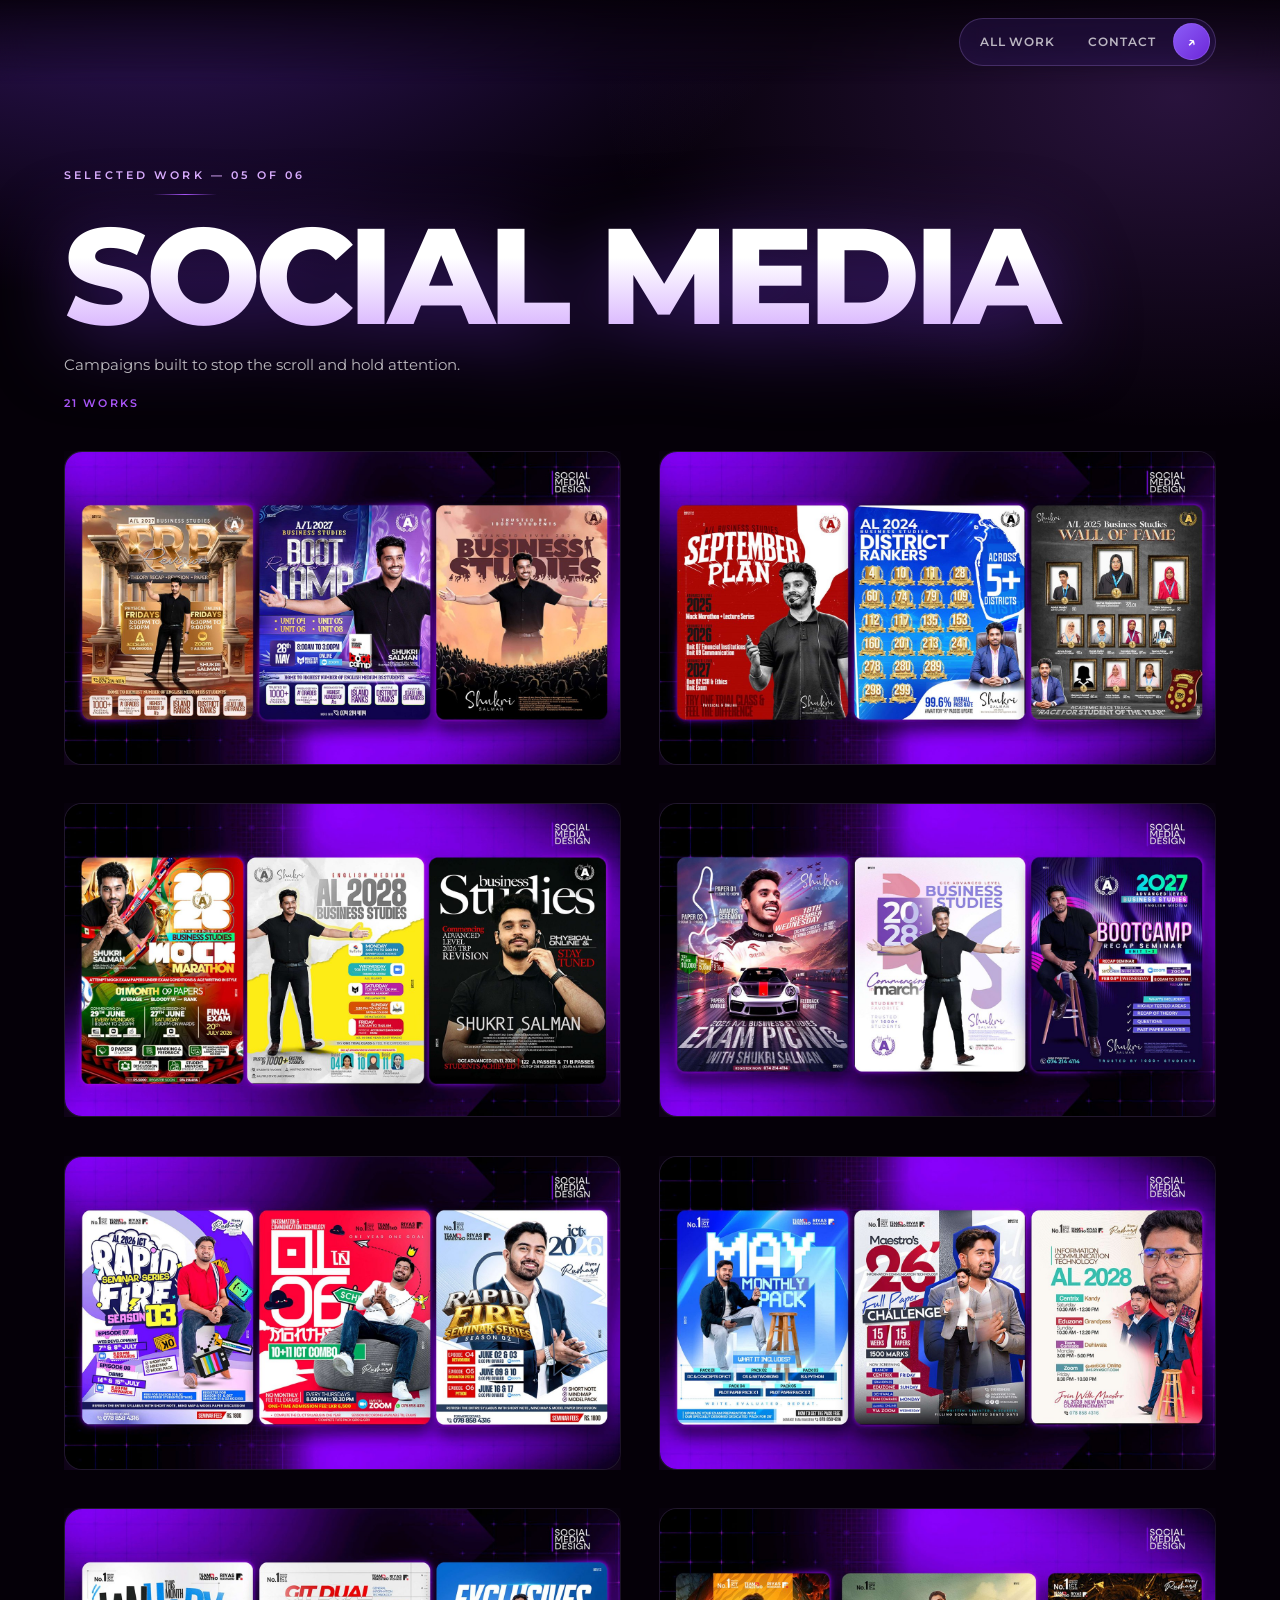
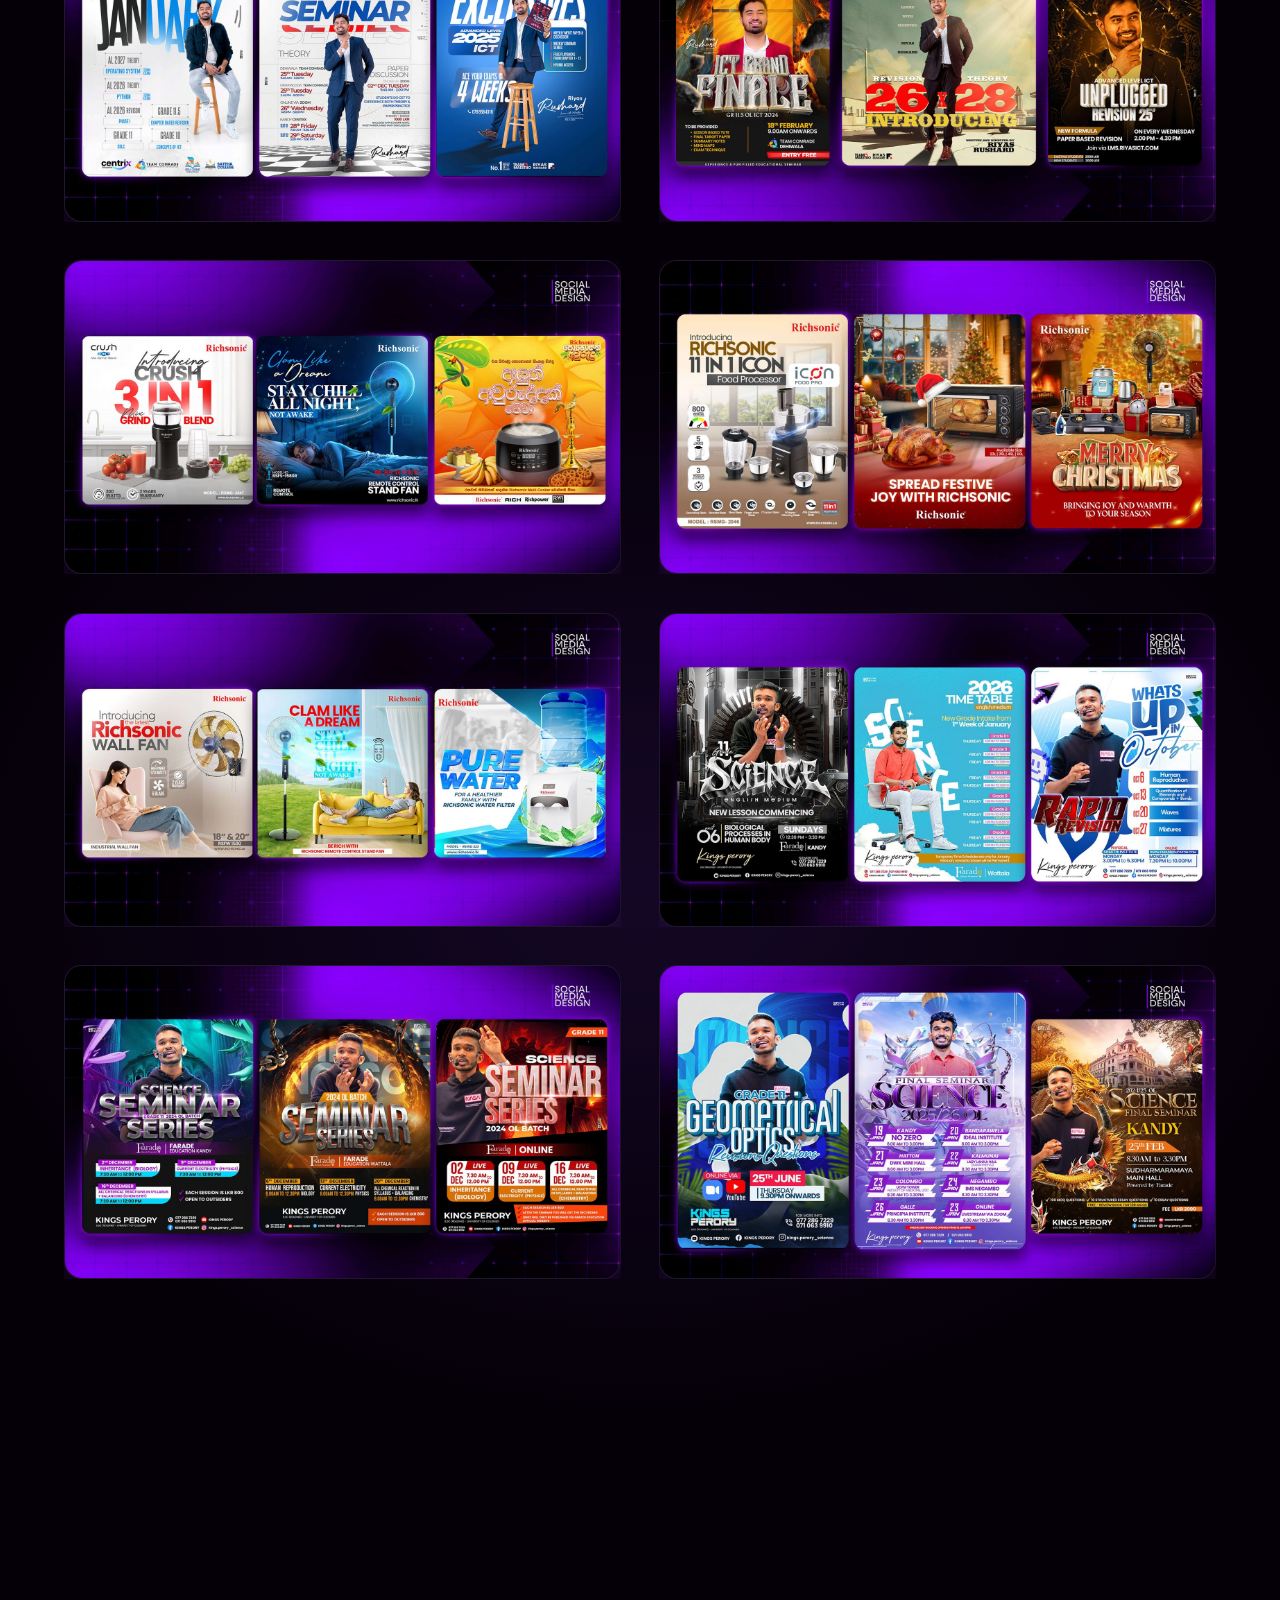
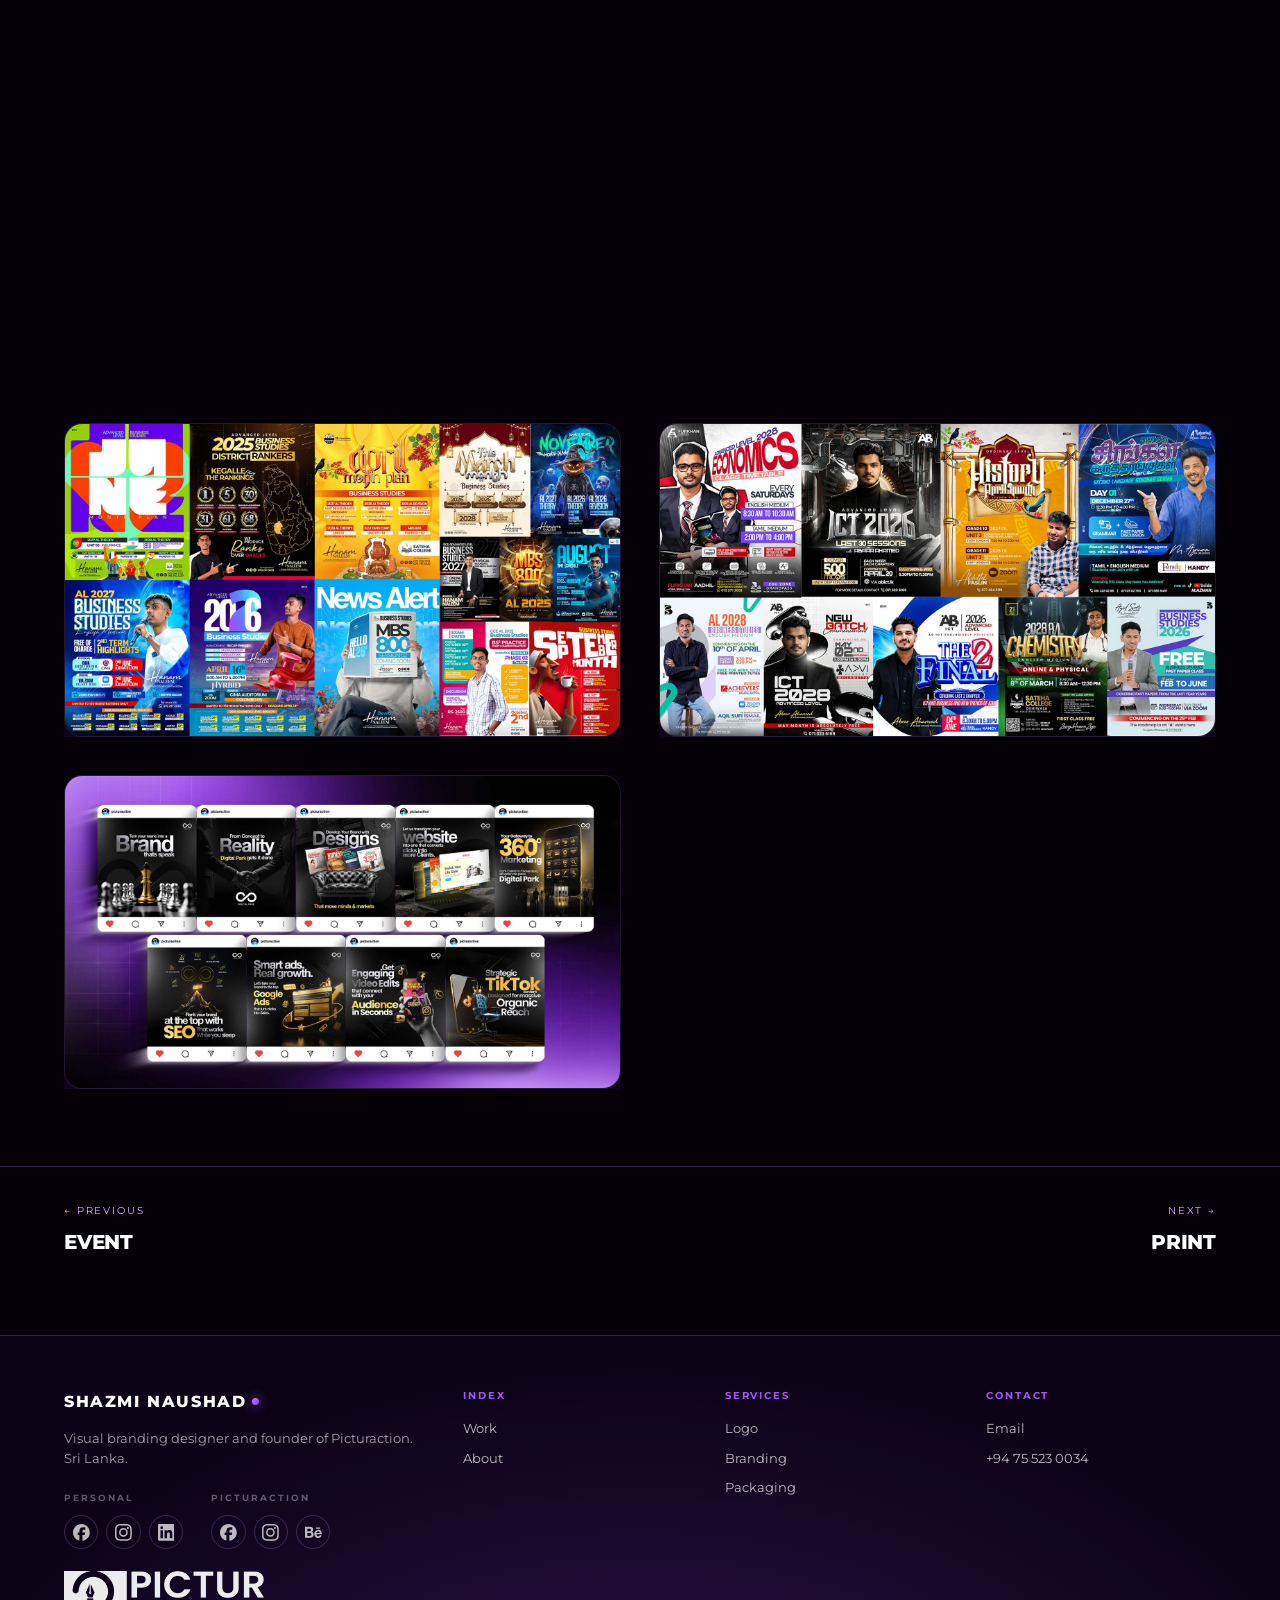
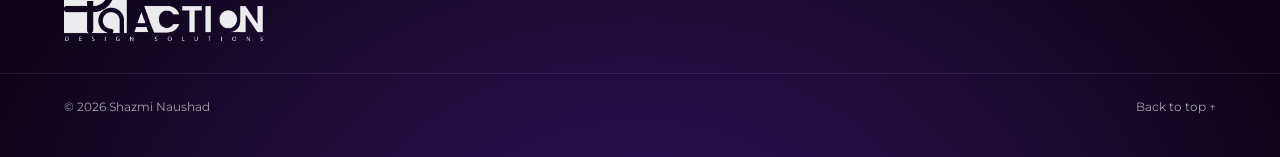
<file: social.html>
<!doctype html>
<html lang="en" class="no-js">
<head>
  <meta charset="utf-8" />
  <meta name="viewport" content="width=device-width, initial-scale=1" />
  <title>Social Media — Shazmi Naushad</title>
  <meta name="description" content="Social media design by Shazmi Naushad — feeds, campaigns and post systems that stay on brand. Selected social work from the 2026 portfolio." />
  <meta property="og:type" content="website" />
  <meta property="og:site_name" content="Shazmi Naushad" />
  <meta property="og:title" content="Social Media Design — Shazmi Naushad" />
  <meta property="og:description" content="Social media design by Shazmi Naushad — feeds, campaigns and post systems that stay on brand. Selected social work from the 2026 portfolio." />
  <meta property="og:url" content="https://shazmi-naushad-portfolio-s3pdo9.freebuff.page/social.html" />
  <meta property="og:image" content="https://shazmi-naushad-portfolio-s3pdo9.freebuff.page/share.jpg" />
  <meta property="og:image:secure_url" content="https://shazmi-naushad-portfolio-s3pdo9.freebuff.page/share.jpg" />
  <meta property="og:image:type" content="image/jpeg" />
  <meta property="og:image:width" content="1200" />
  <meta property="og:image:height" content="630" />
  <meta property="og:image:alt" content="Shazmi Naushad portfolio cover — dark violet hero with the name Shazmi Naushad set in heavy uppercase type" />
  <meta name="twitter:card" content="summary_large_image" />
  <meta name="twitter:title" content="Social Media Design — Shazmi Naushad" />
  <meta name="twitter:description" content="Social media design by Shazmi Naushad — feeds, campaigns and post systems that stay on brand. Selected social work from the 2026 portfolio." />
  <meta name="twitter:image" content="https://shazmi-naushad-portfolio-s3pdo9.freebuff.page/share.jpg" />
  <meta name="twitter:image:alt" content="Shazmi Naushad portfolio cover — dark violet hero with the name Shazmi Naushad set in heavy uppercase type" />
  <link rel="canonical" href="https://shazmi-naushad-portfolio-s3pdo9.freebuff.page/social.html" />
  <link rel="preconnect" href="https://fonts.googleapis.com" />
  <link rel="preconnect" href="https://fonts.gstatic.com" crossorigin />
  <link href="https://fonts.googleapis.com/css2?family=Montserrat:wght@400;500;600;700;800&display=swap" rel="stylesheet" />
  <link rel="icon" href="data:image/svg+xml,%3Csvg xmlns='http://www.w3.org/2000/svg' viewBox='0 0 32 32'%3E%3Crect width='32' height='32' rx='8' fill='%23050008'/%3E%3Ccircle cx='16' cy='16' r='7' fill='%23a855f7'/%3E%3C/svg%3E" />
  <link rel="stylesheet" href="styles.css" />
  <script>document.documentElement.className = "js";</script>
</head>
<body>
  <a class="skip" href="#work">Skip to work</a>
  <header class="topbar">
    <div class="page topbar-inner">
      <nav class="pill" aria-label="Main">
        <a href="index.html#work">All work</a>
        <a href="index.html#contact">Contact</a>
        <a class="round" href="mailto:shazminaushad04@gmail.com" aria-label="Email Shazmi">↗</a>
      </nav>
    </div>
  </header>

  <main>
    <section class="page-head page">
      <p class="eyebrow" data-reveal>Selected work — 05 of 06</p>
      <h1 class="cat-title" data-reveal>Social Media</h1>
      <p class="page-intro" data-reveal>Campaigns built to stop the scroll and hold attention.</p>
      <p class="page-count" data-reveal>21 works</p>
    </section>

    <section class="gallery page" id="work" data-stagger>
      <figure class="work-item" data-reveal><div class="work-frame"><img src="work/social-seed-286546f2.jpg" alt="Selected design work by Shazmi Naushad" loading="lazy" /></div></figure><figure class="work-item" data-reveal><div class="work-frame"><img src="work/social-seed-82307145.jpg" alt="Selected design work by Shazmi Naushad" loading="lazy" /></div></figure><figure class="work-item" data-reveal><div class="work-frame"><img src="work/social-seed-d9e37ee8.jpg" alt="Selected design work by Shazmi Naushad" loading="lazy" /></div></figure><figure class="work-item" data-reveal><div class="work-frame"><img src="work/social-seed-f8b4cfc9.jpg" alt="Selected design work by Shazmi Naushad" loading="lazy" /></div></figure><figure class="work-item" data-reveal><div class="work-frame"><img src="work/social-seed-718c7ac7.jpg" alt="Selected design work by Shazmi Naushad" loading="lazy" /></div></figure><figure class="work-item" data-reveal><div class="work-frame"><img src="work/social-seed-fad9b378.jpg" alt="Selected design work by Shazmi Naushad" loading="lazy" /></div></figure><figure class="work-item" data-reveal><div class="work-frame"><img src="work/social-seed-a7983fc7.jpg" alt="Selected design work by Shazmi Naushad" loading="lazy" /></div></figure><figure class="work-item" data-reveal><div class="work-frame"><img src="work/social-seed-c4266869.jpg" alt="Selected design work by Shazmi Naushad" loading="lazy" /></div></figure><figure class="work-item" data-reveal><div class="work-frame"><img src="work/social-seed-e1f157f5.jpg" alt="Selected design work by Shazmi Naushad" loading="lazy" /></div></figure><figure class="work-item" data-reveal><div class="work-frame"><img src="work/social-seed-2360347e.jpg" alt="Selected design work by Shazmi Naushad" loading="lazy" /></div></figure><figure class="work-item" data-reveal><div class="work-frame"><img src="work/social-seed-58ae67af.jpg" alt="Selected design work by Shazmi Naushad" loading="lazy" /></div></figure><figure class="work-item" data-reveal><div class="work-frame"><img src="work/social-seed-ef45ffec.jpg" alt="Selected design work by Shazmi Naushad" loading="lazy" /></div></figure><figure class="work-item" data-reveal><div class="work-frame"><img src="work/social-seed-c83348ae.jpg" alt="Selected design work by Shazmi Naushad" loading="lazy" /></div></figure><figure class="work-item" data-reveal><div class="work-frame"><img src="work/social-seed-fafc4eb5.jpg" alt="Selected design work by Shazmi Naushad" loading="lazy" /></div></figure><figure class="work-item" data-reveal><div class="work-frame"><img src="work/social-seed-0a0c2b94.jpg" alt="Selected design work by Shazmi Naushad" loading="lazy" /></div></figure><figure class="work-item" data-reveal><div class="work-frame"><img src="work/social-seed-6a22bef0.jpg" alt="Selected design work by Shazmi Naushad" loading="lazy" /></div></figure><figure class="work-item" data-reveal><div class="work-frame"><img src="work/social-seed-f6cf63fb.jpg" alt="Selected design work by Shazmi Naushad" loading="lazy" /></div></figure><figure class="work-item" data-reveal><div class="work-frame"><img src="work/social-seed-19390f04.jpg" alt="Selected design work by Shazmi Naushad" loading="lazy" /></div></figure><figure class="work-item" data-reveal><div class="work-frame"><img src="work/social-seed-669d1547.jpg" alt="Selected design work by Shazmi Naushad" loading="lazy" /></div></figure><figure class="work-item" data-reveal><div class="work-frame"><img src="work/social-seed-b091c14e.jpg" alt="Selected design work by Shazmi Naushad" loading="lazy" /></div></figure><figure class="work-item" data-reveal><div class="work-frame"><img src="work/social-seed-5fc75b4a.jpg" alt="Selected design work by Shazmi Naushad" loading="lazy" /></div></figure>
    </section>
  </main>

  <nav class="pager page" aria-label="Categories">
    <a class="pager-link" href="event.html"><span>← Previous</span><strong>Event</strong></a>
    <a class="pager-link pager-next" href="print.html"><span>Next →</span><strong>Print</strong></a>
  </nav>

  <footer class="site-footer">
    <div class="page footer-inner">
      <div class="footer-brand">
        <p class="logo">Shazmi Naushad<span class="logo-dot" aria-hidden="true"></span></p>
        <p class="footer-note">Visual branding designer and founder of Picturaction. Sri Lanka.</p>
      <div class="socials">
        <div class="social-group">
          <span class="social-label">Personal</span>
          <span class="social-row">
            <a class="social" href="https://www.facebook.com/mohammed.shazmi.1" target="_blank" rel="noopener noreferrer" aria-label="Facebook — Shazmi Naushad"><svg viewBox="0 0 24 24" aria-hidden="true" focusable="false"><path d="M9.101 23.691v-7.98H6.627v-3.667h2.474v-1.58c0-4.085 1.848-5.978 5.858-5.978.401 0 .955.042 1.468.103a8.68 8.68 0 0 1 1.141.195v3.325a8.623 8.623 0 0 0-.653-.036 26.805 26.805 0 0 0-.733-.009c-.707 0-1.259.096-1.675.309a1.686 1.686 0 0 0-.679.622c-.258.42-.374.995-.374 1.752v1.297h3.919l-.386 2.103-.287 1.564h-3.246v8.245C19.396 23.238 24 18.179 24 12.044c0-6.627-5.373-12-12-12s-12 5.373-12 12c0 5.628 3.874 10.35 9.101 11.647Z"/></svg></a>
            <a class="social" href="https://www.instagram.com/shaz.miiiiii/" target="_blank" rel="noopener noreferrer" aria-label="Instagram — Shazmi Naushad"><svg viewBox="0 0 24 24" aria-hidden="true" focusable="false"><path d="M7.0301.084c-1.2768.0602-2.1487.264-2.911.5634-.7888.3075-1.4575.72-2.1228 1.3877-.6652.6677-1.075 1.3368-1.3802 2.127-.2954.7638-.4956 1.6365-.552 2.914-.0564 1.2775-.0689 1.6882-.0626 4.947.0062 3.2586.0206 3.6671.0825 4.9473.061 1.2765.264 2.1482.5635 2.9107.308.7889.72 1.4573 1.388 2.1228.6679.6655 1.3365 1.0743 2.1285 1.38.7632.295 1.6361.4961 2.9134.552 1.2773.056 1.6884.069 4.9462.0627 3.2578-.0062 3.668-.0207 4.9478-.0814 1.28-.0607 2.147-.2652 2.9098-.5633.7889-.3086 1.4578-.72 2.1228-1.3881.665-.6682 1.0745-1.3378 1.3795-2.1284.2957-.7632.4966-1.636.552-2.9124.056-1.2809.0692-1.6898.063-4.948-.0063-3.2583-.021-3.6668-.0817-4.9465-.0607-1.2797-.264-2.1487-.5633-2.9117-.3084-.7889-.72-1.4568-1.3876-2.1228C21.2982 1.33 20.628.9208 19.8378.6165 19.074.321 18.2017.1197 16.9244.0645 15.6471.0093 15.236-.005 11.977.0014 8.718.0076 8.31.0215 7.0301.0839m.1402 21.6932c-1.17-.0509-1.8053-.2453-2.2287-.408-.5606-.216-.96-.4771-1.3819-.895-.422-.4178-.6811-.8186-.9-1.378-.1644-.4234-.3624-1.058-.4171-2.228-.0595-1.2645-.072-1.6442-.079-4.848-.007-3.2037.0053-3.583.0607-4.848.05-1.169.2456-1.805.408-2.2282.216-.5613.4762-.96.895-1.3816.4188-.4217.8184-.6814 1.3783-.9003.423-.1651 1.0575-.3614 2.227-.4171 1.2655-.06 1.6447-.072 4.848-.079 3.2033-.007 3.5835.005 4.8495.0608 1.169.0508 1.8053.2445 2.228.408.5608.216.96.4754 1.3816.895.4217.4194.6816.8176.9005 1.3787.1653.4217.3617 1.056.4169 2.2263.0602 1.2655.0739 1.645.0796 4.848.0058 3.203-.0055 3.5834-.061 4.848-.051 1.17-.245 1.8055-.408 2.2294-.216.5604-.4763.96-.8954 1.3814-.419.4215-.8181.6811-1.3783.9-.4224.1649-1.0577.3617-2.2262.4174-1.2656.0595-1.6448.072-4.8493.079-3.2045.007-3.5825-.006-4.848-.0608M16.953 5.5864A1.44 1.44 0 1 0 18.39 4.144a1.44 1.44 0 0 0-1.437 1.4424M5.8385 12.012c.0067 3.4032 2.7706 6.1557 6.173 6.1493 3.4026-.0065 6.157-2.7701 6.1506-6.1733-.0065-3.4032-2.771-6.1565-6.174-6.1498-3.403.0067-6.156 2.771-6.1496 6.1738M8 12.0077a4 4 0 1 1 4.008 3.9921A3.9996 3.9996 0 0 1 8 12.0077"/></svg></a>
            <a class="social" href="https://www.linkedin.com/in/shazmi-naushad-3157b5373" target="_blank" rel="noopener noreferrer" aria-label="LinkedIn — Shazmi Naushad"><svg viewBox="0 0 24 24" aria-hidden="true" focusable="false"><path d="M20.447 20.452h-3.554v-5.569c0-1.328-.027-3.037-1.852-3.037-1.853 0-2.136 1.445-2.136 2.939v5.667H9.351V9h3.414v1.561h.046c.477-.9 1.637-1.85 3.37-1.85 3.601 0 4.267 2.37 4.267 5.455v6.286zM5.337 7.433c-1.144 0-2.063-.926-2.063-2.065 0-1.138.92-2.063 2.063-2.063 1.14 0 2.064.925 2.064 2.063 0 1.139-.925 2.065-2.064 2.065zm1.782 13.019H3.555V9h3.564v11.452zM22.225 0H1.771C.792 0 0 .774 0 1.729v20.542C0 23.227.792 24 1.771 24h20.451C23.2 24 24 23.227 24 22.271V1.729C24 .774 23.2 0 22.222 0h.003z"/></svg></a>
          </span>
        </div>
        <div class="social-group">
          <span class="social-label">Picturaction</span>
          <span class="social-row">
            <a class="social" href="https://www.facebook.com/picturaction" target="_blank" rel="noopener noreferrer" aria-label="Facebook — Picturaction"><svg viewBox="0 0 24 24" aria-hidden="true" focusable="false"><path d="M9.101 23.691v-7.98H6.627v-3.667h2.474v-1.58c0-4.085 1.848-5.978 5.858-5.978.401 0 .955.042 1.468.103a8.68 8.68 0 0 1 1.141.195v3.325a8.623 8.623 0 0 0-.653-.036 26.805 26.805 0 0 0-.733-.009c-.707 0-1.259.096-1.675.309a1.686 1.686 0 0 0-.679.622c-.258.42-.374.995-.374 1.752v1.297h3.919l-.386 2.103-.287 1.564h-3.246v8.245C19.396 23.238 24 18.179 24 12.044c0-6.627-5.373-12-12-12s-12 5.373-12 12c0 5.628 3.874 10.35 9.101 11.647Z"/></svg></a>
            <a class="social" href="https://www.instagram.com/picturaction" target="_blank" rel="noopener noreferrer" aria-label="Instagram — Picturaction"><svg viewBox="0 0 24 24" aria-hidden="true" focusable="false"><path d="M7.0301.084c-1.2768.0602-2.1487.264-2.911.5634-.7888.3075-1.4575.72-2.1228 1.3877-.6652.6677-1.075 1.3368-1.3802 2.127-.2954.7638-.4956 1.6365-.552 2.914-.0564 1.2775-.0689 1.6882-.0626 4.947.0062 3.2586.0206 3.6671.0825 4.9473.061 1.2765.264 2.1482.5635 2.9107.308.7889.72 1.4573 1.388 2.1228.6679.6655 1.3365 1.0743 2.1285 1.38.7632.295 1.6361.4961 2.9134.552 1.2773.056 1.6884.069 4.9462.0627 3.2578-.0062 3.668-.0207 4.9478-.0814 1.28-.0607 2.147-.2652 2.9098-.5633.7889-.3086 1.4578-.72 2.1228-1.3881.665-.6682 1.0745-1.3378 1.3795-2.1284.2957-.7632.4966-1.636.552-2.9124.056-1.2809.0692-1.6898.063-4.948-.0063-3.2583-.021-3.6668-.0817-4.9465-.0607-1.2797-.264-2.1487-.5633-2.9117-.3084-.7889-.72-1.4568-1.3876-2.1228C21.2982 1.33 20.628.9208 19.8378.6165 19.074.321 18.2017.1197 16.9244.0645 15.6471.0093 15.236-.005 11.977.0014 8.718.0076 8.31.0215 7.0301.0839m.1402 21.6932c-1.17-.0509-1.8053-.2453-2.2287-.408-.5606-.216-.96-.4771-1.3819-.895-.422-.4178-.6811-.8186-.9-1.378-.1644-.4234-.3624-1.058-.4171-2.228-.0595-1.2645-.072-1.6442-.079-4.848-.007-3.2037.0053-3.583.0607-4.848.05-1.169.2456-1.805.408-2.2282.216-.5613.4762-.96.895-1.3816.4188-.4217.8184-.6814 1.3783-.9003.423-.1651 1.0575-.3614 2.227-.4171 1.2655-.06 1.6447-.072 4.848-.079 3.2033-.007 3.5835.005 4.8495.0608 1.169.0508 1.8053.2445 2.228.408.5608.216.96.4754 1.3816.895.4217.4194.6816.8176.9005 1.3787.1653.4217.3617 1.056.4169 2.2263.0602 1.2655.0739 1.645.0796 4.848.0058 3.203-.0055 3.5834-.061 4.848-.051 1.17-.245 1.8055-.408 2.2294-.216.5604-.4763.96-.8954 1.3814-.419.4215-.8181.6811-1.3783.9-.4224.1649-1.0577.3617-2.2262.4174-1.2656.0595-1.6448.072-4.8493.079-3.2045.007-3.5825-.006-4.848-.0608M16.953 5.5864A1.44 1.44 0 1 0 18.39 4.144a1.44 1.44 0 0 0-1.437 1.4424M5.8385 12.012c.0067 3.4032 2.7706 6.1557 6.173 6.1493 3.4026-.0065 6.157-2.7701 6.1506-6.1733-.0065-3.4032-2.771-6.1565-6.174-6.1498-3.403.0067-6.156 2.771-6.1496 6.1738M8 12.0077a4 4 0 1 1 4.008 3.9921A3.9996 3.9996 0 0 1 8 12.0077"/></svg></a>
            <a class="social" href="https://www.behance.net/picturaction" target="_blank" rel="noopener noreferrer" aria-label="Behance — Picturaction"><svg viewBox="0 0 24 24" aria-hidden="true" focusable="false"><path d="M16.969 16.927a2.561 2.561 0 0 0 1.901.677 2.501 2.501 0 0 0 1.531-.475c.362-.235.636-.584.779-.99h2.585a5.091 5.091 0 0 1-1.9 2.896 5.292 5.292 0 0 1-3.091.88 5.839 5.839 0 0 1-2.284-.433 4.871 4.871 0 0 1-1.723-1.211 5.657 5.657 0 0 1-1.08-1.874 7.057 7.057 0 0 1-.383-2.393c-.005-.8.129-1.595.396-2.349a5.313 5.313 0 0 1 5.088-3.604 4.87 4.87 0 0 1 2.376.563c.661.362 1.231.87 1.668 1.485a6.2 6.2 0 0 1 .943 2.133c.194.821.263 1.666.205 2.508h-7.699c-.063.79.184 1.574.688 2.187ZM6.947 4.084a8.065 8.065 0 0 1 1.928.198 4.29 4.29 0 0 1 1.49.638c.418.303.748.711.958 1.182.241.579.357 1.203.341 1.83a3.506 3.506 0 0 1-.506 1.961 3.726 3.726 0 0 1-1.503 1.287 3.588 3.588 0 0 1 2.027 1.437c.464.747.697 1.615.67 2.494a4.593 4.593 0 0 1-.423 2.032 3.945 3.945 0 0 1-1.163 1.413 5.114 5.114 0 0 1-1.683.807 7.135 7.135 0 0 1-1.928.259H0V4.084h6.947Zm-.235 12.9c.308.004.616-.029.916-.099a2.18 2.18 0 0 0 .766-.332c.228-.158.411-.371.534-.619.142-.317.208-.663.191-1.009a2.08 2.08 0 0 0-.642-1.715 2.618 2.618 0 0 0-1.696-.505h-3.54v4.279h3.471Zm13.635-5.967a2.13 2.13 0 0 0-1.654-.619 2.336 2.336 0 0 0-1.163.259 2.474 2.474 0 0 0-.738.62 2.359 2.359 0 0 0-.396.792c-.074.239-.12.485-.137.734h4.769a3.239 3.239 0 0 0-.679-1.785l-.002-.001Zm-13.813-.648a2.254 2.254 0 0 0 1.423-.433c.399-.355.607-.88.56-1.413a1.916 1.916 0 0 0-.178-.891 1.298 1.298 0 0 0-.495-.533 1.851 1.851 0 0 0-.711-.274 3.966 3.966 0 0 0-.835-.073H3.241v3.631h3.293v-.014ZM21.62 5.122h-5.976v1.527h5.976V5.122Z"/></svg></a>
          </span>
        </div>
      </div>
      <p class="footer-mark"><img src="picturaction-white.png" alt="Picturaction — Design Solutions" width="720" height="254" loading="lazy" decoding="async" /></p>
      </div>
      <div class="footer-col"><h4>Index</h4><a href="index.html#work">Work</a><a href="index.html#about">About</a></div>
      <div class="footer-col"><h4>Services</h4><a href="logo.html">Logo</a><a href="branding.html">Branding</a><a href="packaging.html">Packaging</a></div>
      <div class="footer-col"><h4>Contact</h4><a href="mailto:shazminaushad04@gmail.com">Email</a><a href="tel:+94755230034">+94 75 523 0034</a></div>
    </div>
    <div class="page footer-base"><p>© <span data-year>2026</span> Shazmi Naushad</p><a href="index.html">Back to top ↑</a></div>
  </footer>
  <script src="script.js"></script>
</body>
</html>
</file>
<file: styles.css>
:root {
  --bg: #050008;
  --panel: rgba(255, 255, 255, 0.045);
  --panel-2: rgba(124, 58, 237, 0.12);
  --violet: #a855f7;
  --violet-deep: #7c3aed;
  --lav: #daadfe;
  --text: #ffffff;
  --muted: rgba(255, 255, 255, 0.62);
  --dim: rgba(255, 255, 255, 0.34);
  --line: rgba(196, 156, 255, 0.22);
  --line-soft: rgba(196, 156, 255, 0.12);
  --font: "Montserrat", "Helvetica Neue", Helvetica, Arial, sans-serif;
  --pad: clamp(1.25rem, 5vw, 4rem);
}

* { box-sizing: border-box; }

html {
  scroll-behavior: smooth;
  -webkit-text-size-adjust: 100%;
  background: var(--bg);
}

body {
  margin: 0;
  background: var(--bg);
  color: var(--text);
  font-family: var(--font);
  font-size: clamp(0.95rem, 0.3vw + 0.88rem, 1.02rem);
  line-height: 1.65;
  -webkit-font-smoothing: antialiased;
  overflow-x: hidden;
  background-image:
    radial-gradient(1100px 620px at 12% -6%, rgba(124, 58, 237, 0.42), transparent 62%),
    radial-gradient(900px 520px at 92% 8%, rgba(168, 85, 247, 0.22), transparent 64%),
    radial-gradient(900px 700px at 50% 50%, rgba(124, 58, 237, 0.13), transparent 76%),
    radial-gradient(1200px 800px at 50% 108%, rgba(124, 58, 237, 0.3), transparent 62%);
  background-repeat: no-repeat;
  background-size: 100% 1400px, 100% 1200px, 100% 1900px, 100% 1200px;
  background-position: top, top, center, bottom, center;
}

img { display: block; max-width: 100%; height: auto; }
a { color: inherit; text-decoration: none; }
button { font: inherit; color: inherit; cursor: pointer; }

.page {
  width: 100%;
  max-width: 1320px;
  margin: 0 auto;
  padding-left: var(--pad);
  padding-right: var(--pad);
  position: relative;
  z-index: 2;
}

.skip { position: absolute; left: -9999px; }
.skip:focus {
  left: 1rem; top: 1rem; z-index: 99;
  background: var(--violet); color: #fff;
  padding: 0.6rem 1.1rem; border-radius: 999px;
}

/* ---------- background grid ---------- */

.grid-lines {
  position: fixed;
  inset: 0;
  z-index: 0;
  pointer-events: none;
  display: grid;
  grid-template-columns: repeat(5, 1fr);
  max-width: 1320px;
  margin: 0 auto;
  padding: 0 var(--pad);
}

.grid-lines span { border-left: 1px solid var(--line-soft); }
.grid-lines span:first-child { border-left: 0; }

/* ---------- topbar ---------- */

.topbar {
  position: sticky;
  top: 0;
  z-index: 40;
  padding: 1.1rem 0;
  backdrop-filter: blur(14px);
  background: linear-gradient(to bottom, rgba(5, 0, 8, 0.85), rgba(5, 0, 8, 0));
  -webkit-mask-image: linear-gradient(to bottom, #000 78%, transparent);
  mask-image: linear-gradient(to bottom, #000 78%, transparent);
}

.topbar-inner {
  display: flex;
  align-items: center;
  justify-content: flex-end;
  gap: 1.5rem;
}

.logo {
  margin: 0;
  font-size: 0.95rem;
  font-weight: 800;
  letter-spacing: 0.1em;
  text-transform: uppercase;
  display: inline-flex;
  align-items: center;
  gap: 0.35rem;
  line-height: 1;
}

.logo-dot {
  width: 7px;
  height: 7px;
  border-radius: 50%;
  background: linear-gradient(135deg, #c084fc, #7c3aed);
  display: inline-block;
  box-shadow: 0 0 12px rgba(168, 85, 247, 0.9);
}

.pill {
  display: flex;
  align-items: center;
  gap: 0.15rem;
  padding: 0.3rem;
  border: 1px solid var(--line);
  border-radius: 999px;
  background: rgba(124, 58, 237, 0.14);
  backdrop-filter: blur(18px);
}

.pill a {
  padding: 0.5rem 0.95rem;
  border-radius: 999px;
  font-size: 0.75rem;
  font-weight: 600;
  letter-spacing: 0.08em;
  text-transform: uppercase;
  color: rgba(255, 255, 255, 0.7);
  transition: color 0.25s ease, background 0.25s ease;
}

.pill a:hover { color: #fff; background: rgba(168, 85, 247, 0.22); }

.pill .round {
  width: 2.3rem;
  height: 2.3rem;
  display: grid;
  place-items: center;
  border: 1px solid var(--line);
  border-radius: 50%;
  padding: 0;
  font-size: 0.95rem;
  color: #fff;
  background: linear-gradient(135deg, #8b5cf6, #6d28d9);
  transition: box-shadow 0.3s ease, transform 0.3s ease;
}

.pill .round:hover {
  box-shadow: 0 0 26px rgba(168, 85, 247, 0.75);
  transform: translateY(-1px);
}

/* ---------- hero ---------- */

.hero {
  position: relative;
  padding-top: clamp(2.5rem, 6vw, 5rem);
  padding-bottom: clamp(3rem, 7vw, 6rem);
  overflow: hidden;
}

.glow {
  position: absolute;
  bottom: -38vw;
  left: -12vw;
  width: min(1000px, 105vw);
  aspect-ratio: 1 / 1;
  border-radius: 50%;
  background: radial-gradient(circle at 50% 50%, rgba(192, 132, 252, 0.34), rgba(124, 58, 237, 0.22) 42%, rgba(88, 28, 135, 0) 68%);
  filter: blur(24px);
  z-index: 0;
  pointer-events: none;
}

.hero-inner {
  display: flex;
  flex-direction: column;
  align-items: center;
  text-align: center;
}

.eyebrow {
  margin: 0 0 1.4rem;
  font-size: 0.7rem;
  font-weight: 600;
  letter-spacing: 0.28em;
  text-transform: uppercase;
  color: var(--lav);
  display: inline-flex;
  flex-direction: column;
  align-items: center;
  gap: 0.6rem;
}

.eyebrow::after {
  content: "";
  width: 64px;
  height: 1px;
  background: linear-gradient(90deg, transparent, var(--violet), transparent);
}

.hero h1 {
  margin: 0;
  font-weight: 800;
  text-transform: uppercase;
  line-height: 0.86;
  letter-spacing: -0.03em;
}

.hero h1 span { display: block; }

.h1-kicker {
  font-size: clamp(0.72rem, 1.5vw, 1rem);
  font-weight: 600;
  letter-spacing: 0.34em;
  color: var(--violet);
  line-height: 1.4;
  margin-bottom: 1rem;
  text-shadow: 0 0 24px rgba(168, 85, 247, 0.6);
}

.h1-name {
  font-size: clamp(3rem, 11.5vw, 9rem);
  background: linear-gradient(180deg, #ffffff 40%, #ddc8ff 100%);
  -webkit-background-clip: text;
  background-clip: text;
  color: transparent;
  filter: drop-shadow(0 14px 46px rgba(124, 58, 237, 0.55));
}

.stats {
  display: grid;
  grid-template-columns: repeat(4, minmax(0, 1fr));
  gap: 0.75rem;
  width: min(100%, 760px);
  margin: clamp(2rem, 4vw, 3rem) 0 0;
}

.stat {
  border-radius: 18px;
  background: linear-gradient(160deg, rgba(124, 58, 237, 0.26), rgba(255, 255, 255, 0.03));
  border: 1px solid var(--line);
  padding: 1.1rem 1.15rem 0.95rem;
  text-align: left;
  backdrop-filter: blur(8px);
}

.stat strong {
  display: block;
  font-size: clamp(0.95rem, 1.7vw, 1.25rem);
  font-weight: 800;
  text-transform: uppercase;
  letter-spacing: 0.01em;
  line-height: 1.2;
  color: #fff;
}

.stat span {
  display: block;
  margin-top: 0.35rem;
  font-size: 0.68rem;
  color: var(--muted);
  letter-spacing: 0.06em;
}

.hero-copy {
  margin: clamp(1.75rem, 3.5vw, 2.5rem) 0 0;
  max-width: 46ch;
  font-size: clamp(0.98rem, 1.3vw, 1.1rem);
  line-height: 1.65;
  color: rgba(255, 255, 255, 0.86);
  text-wrap: pretty;
}

.btn-primary {
  display: inline-flex;
  align-items: center;
  gap: 0.5rem;
  margin-top: clamp(1.5rem, 3vw, 2.25rem);
  padding: 0.95rem 1.7rem;
  border-radius: 999px;
  background: linear-gradient(135deg, #a855f7, #6d28d9);
  color: #fff;
  font-size: 0.78rem;
  font-weight: 700;
  letter-spacing: 0.12em;
  text-transform: uppercase;
  box-shadow: 0 10px 34px rgba(124, 58, 237, 0.45);
  transition: transform 0.3s ease, box-shadow 0.3s ease;
}

.btn-primary:hover {
  transform: translateY(-2px);
  box-shadow: 0 16px 44px rgba(168, 85, 247, 0.6);
}

/* ---------- section heads ---------- */

.sec-head {
  display: flex;
  flex-direction: column;
  align-items: center;
  text-align: center;
  gap: 1rem;
  margin-bottom: clamp(1.75rem, 3vw, 2.5rem);
}

.sec-head h2 {
  margin: 0;
  font-size: clamp(2.4rem, 7vw, 5.2rem);
  font-weight: 800;
  text-transform: uppercase;
  letter-spacing: -0.03em;
  line-height: 0.92;
  display: inline-flex;
  align-items: flex-start;
  gap: 0.12em;
}

.arrow {
  font-size: 0.55em;
  line-height: 1;
  transform: translateY(0.05em);
  color: var(--violet);
}

.sec-sub {
  margin: 0;
  max-width: 46ch;
  color: var(--muted);
  font-size: 0.9rem;
  text-wrap: balance;
}

/* ---------- work ---------- */

.work { padding: clamp(3rem, 7vw, 5.5rem) 0; }

.filters {
  display: flex;
  flex-wrap: wrap;
  justify-content: center;
  gap: 0.5rem;
  margin-bottom: clamp(1.75rem, 3vw, 2.5rem);
}

.filter {
  display: inline-flex;
  align-items: center;
  gap: 0.5rem;
  padding: 0.6rem 1.15rem;
  border-radius: 999px;
  border: 1px solid var(--line);
  background: rgba(124, 58, 237, 0.1);
  color: rgba(255, 255, 255, 0.75);
  font-size: 0.72rem;
  font-weight: 600;
  letter-spacing: 0.1em;
  text-transform: uppercase;
  transition: background 0.25s ease, color 0.25s ease, border-color 0.25s ease;
}

.filter span { font-size: 0.68rem; color: rgba(255, 255, 255, 0.42); }
.filter:hover { color: #fff; border-color: rgba(196, 156, 255, 0.5); }

.filter.is-active {
  background: linear-gradient(135deg, #a855f7, #6d28d9);
  border-color: transparent;
  color: #fff;
  box-shadow: 0 8px 26px rgba(124, 58, 237, 0.45);
}

.filter.is-active span { color: rgba(255, 255, 255, 0.8); }

.cards {
  display: grid;
  grid-template-columns: repeat(3, minmax(0, 1fr));
  gap: clamp(0.7rem, 1.5vw, 1.1rem);
}

.card {
  border-radius: 20px;
  overflow: hidden;
  background: var(--panel);
  border: 1px solid var(--line-soft);
  transition: border-color 0.35s ease, transform 0.45s cubic-bezier(0.16, 0.7, 0.2, 1), box-shadow 0.45s ease;
}

.card:hover {
  border-color: var(--line);
  transform: translateY(-4px);
  box-shadow: 0 24px 60px rgba(88, 28, 135, 0.55);
}

.card-media {
  aspect-ratio: 16 / 9;
  overflow: hidden;
  background: #0a0410;
}

.card-media img {
  width: 100%;
  height: 100%;
  object-fit: cover;
  transition: transform 1s cubic-bezier(0.16, 0.7, 0.2, 1), filter 0.5s ease;
}

.card:hover .card-media img { transform: scale(1.04); }

.card-meta {
  display: grid;
  grid-template-columns: 1fr auto;
  gap: 0.2rem 0.75rem;
  align-items: baseline;
  padding: 0.95rem 1.15rem 1.05rem;
  border-top: 1px solid var(--line-soft);
}

.card-meta h3 {
  margin: 0;
  font-size: 0.95rem;
  font-weight: 700;
  letter-spacing: 0.01em;
}

.card-meta p {
  margin: 0;
  grid-column: 1 / 2;
  font-size: 0.72rem;
  color: var(--muted);
  letter-spacing: 0.02em;
}

.tag {
  grid-row: 1 / 2;
  grid-column: 2 / 3;
  font-size: 0.62rem;
  font-weight: 600;
  letter-spacing: 0.14em;
  text-transform: uppercase;
  color: var(--violet);
}

.card.is-hidden { display: none; }

/* ---------- services ---------- */

.services {
  padding: clamp(3.5rem, 8vw, 7rem) 0;
  border-top: 1px solid var(--line-soft);
}

.big-head {
  margin: 0 0 clamp(2rem, 4vw, 3.5rem);
  font-size: clamp(1.9rem, 5.2vw, 3.8rem);
  font-weight: 800;
  text-transform: uppercase;
  line-height: 0.95;
  letter-spacing: -0.03em;
  max-width: 20ch;
  text-wrap: balance;
}

.violet {
  background: linear-gradient(135deg, #d8b4fe, #a855f7 55%, #7c3aed);
  -webkit-background-clip: text;
  background-clip: text;
  color: transparent;
}

.service-list { border-top: 1px solid var(--line); }

.service {
  display: grid;
  grid-template-columns: 3.5rem minmax(0, 1fr) minmax(0, 1.2fr);
  gap: 1rem clamp(1rem, 3vw, 3rem);
  align-items: baseline;
  padding: clamp(1.25rem, 2.5vw, 1.9rem) 0;
  border-bottom: 1px solid var(--line);
  transition: border-color 0.3s ease;
}

.service:hover { border-color: rgba(196, 156, 255, 0.5); }

.num {
  font-size: 0.68rem;
  font-weight: 600;
  letter-spacing: 0.1em;
  color: var(--violet);
}

.service h3 {
  margin: 0;
  font-size: clamp(1.05rem, 1.9vw, 1.5rem);
  font-weight: 700;
  letter-spacing: -0.01em;
  text-transform: uppercase;
}

.service p {
  margin: 0;
  color: var(--muted);
  font-size: 0.9rem;
  max-width: 46ch;
}

/* ---------- about ---------- */

.about {
  padding: clamp(3.5rem, 8vw, 7rem) 0;
  border-top: 1px solid var(--line-soft);
}

.about-inner { display: block; }

.about-cols {
  display: grid;
  grid-template-columns: minmax(0, 1.5fr) minmax(0, 1fr);
  gap: clamp(2rem, 5vw, 4rem);
  border-top: 1px solid var(--line);
  padding-top: clamp(1.5rem, 3vw, 2.25rem);
}

.about-cols p {
  margin: 0 0 1rem;
  color: rgba(255, 255, 255, 0.75);
  max-width: 46ch;
  font-size: 0.95rem;
}

.col-title {
  margin: 0 0 1.1rem;
  font-size: 0.68rem;
  font-weight: 700;
  letter-spacing: 0.18em;
  text-transform: uppercase;
  color: var(--violet);
}

.list {
  list-style: none;
  margin: 0;
  padding: 0;
  display: grid;
  gap: 0.4rem;
}

.list li {
  padding-bottom: 0.4rem;
  border-bottom: 1px solid var(--line-soft);
  font-size: 0.88rem;
  color: rgba(255, 255, 255, 0.75);
}

/* ---------- contact ---------- */

.contact {
  padding: clamp(4rem, 9vw, 8rem) 0;
  border-top: 1px solid var(--line-soft);
  text-align: center;
  position: relative;
  overflow: hidden;
}

.contact .page {
  display: flex;
  flex-direction: column;
  align-items: center;
}

.contact-head {
  margin: 0;
  font-size: clamp(2rem, 6.6vw, 4.8rem);
  font-weight: 800;
  text-transform: uppercase;
  line-height: 0.95;
  letter-spacing: -0.03em;
}

.contact-copy {
  margin: clamp(1.25rem, 2.5vw, 1.75rem) 0 0;
  max-width: 44ch;
  color: var(--muted);
  font-size: 0.92rem;
}

.btn-mail { font-size: 0.8rem; padding: 1.05rem 1.9rem; text-transform: none; letter-spacing: 0.02em; }

.phone {
  margin-top: 1.1rem;
  font-size: 0.78rem;
  font-weight: 600;
  letter-spacing: 0.14em;
  color: var(--muted);
  transition: color 0.25s ease;
}

.phone:hover { color: var(--lav); }

/* ---------- footer ---------- */

.site-footer {
  border-top: 1px solid var(--line);
  padding: clamp(2rem, 4vw, 3.5rem) 0 2.5rem;
  background: rgba(124, 58, 237, 0.06);
}

.footer-inner {
  display: grid;
  grid-template-columns: minmax(0, 1.6fr) repeat(3, minmax(0, 1fr));
  gap: 2rem;
}

.footer-brand .logo { font-size: 1rem; }

.footer-note {
  margin: 0.9rem 0 0;
  font-size: 0.8rem;
  color: var(--muted);
  line-height: 1.6;
}

.footer-col { display: flex; flex-direction: column; gap: 0.5rem; }

.footer-col h4 {
  margin: 0 0 0.35rem;
  font-size: 0.64rem;
  font-weight: 700;
  letter-spacing: 0.18em;
  text-transform: uppercase;
  color: var(--violet);
}

.footer-col a,
.footer-col p {
  margin: 0;
  font-size: 0.82rem;
  color: rgba(255, 255, 255, 0.72);
}

.footer-col a:hover { color: #fff; }

.footer-mark {
  margin: 1.35rem 0 0;
  max-width: 200px;
}

.footer-mark img {
  display: block;
  width: 100%;
  height: auto;
  opacity: 0.92;
}

.socials {
  display: flex;
  flex-wrap: wrap;
  gap: 1.1rem 1.75rem;
  margin-top: 1.35rem;
}

.social-group {
  display: flex;
  flex-direction: column;
  gap: 0.55rem;
}

.social-label {
  font-size: 0.56rem;
  font-weight: 700;
  letter-spacing: 0.22em;
  text-transform: uppercase;
  color: var(--dim);
}

.social-row {
  display: flex;
  align-items: center;
  gap: 0.5rem;
}

.social {
  display: grid;
  place-items: center;
  width: 2.15rem;
  height: 2.15rem;
  border: 1px solid var(--line);
  border-radius: 50%;
  color: rgba(255, 255, 255, 0.72);
  transition: color 0.25s ease, border-color 0.25s ease, background 0.25s ease, transform 0.25s ease;
}

.social svg {
  width: 1.05rem;
  height: 1.05rem;
  fill: currentColor;
}

.social:hover,
.social:focus-visible {
  color: #fff;
  border-color: var(--violet);
  background: rgba(168, 85, 247, 0.16);
  transform: translateY(-2px);
}

/* ---------- reveal ---------- */

.js .reveal {
  opacity: 0;
  transform: translateY(18px);
  transition: opacity 0.9s ease, transform 0.9s cubic-bezier(0.16, 0.7, 0.2, 1);
}

.js .reveal.is-visible { opacity: 1; transform: none; }

@media (prefers-reduced-motion: reduce) {
  html { scroll-behavior: auto; }
  .js .reveal { opacity: 1; transform: none; transition: none; }
  .card-media img { transition: none; }
}

/* ---------- responsive ---------- */

@media (max-width: 960px) {
  .cards { grid-template-columns: repeat(2, minmax(0, 1fr)); }
  .about-cols { grid-template-columns: 1fr; }
  .about-cols > :first-child { grid-column: auto; }
  .service { grid-template-columns: 2.5rem minmax(0, 1fr); }
  .service p { grid-column: 2 / 3; }
  .footer-inner { grid-template-columns: 1fr 1fr; }
  .footer-brand { grid-column: 1 / -1; }
}

@media (max-width: 640px) {
  .h1-name { font-size: clamp(2.7rem, 15vw, 4.2rem); }
  .stats { grid-template-columns: 1fr 1fr; }
  .cards { grid-template-columns: 1fr; }
  .pill a:not(.round) { flex: 1 1 auto; text-align: center; padding: 0.5rem 0.4rem; font-size: 0.64rem; letter-spacing: 0.1em; }
  .topbar { padding: 0.7rem 0 0.85rem; }
  .topbar-inner { flex-direction: column; align-items: stretch; gap: 0.6rem; }
  .topbar-inner > .logo, .topbar-inner > p.logo { font-size: 0.82rem; letter-spacing: 0.06em; white-space: nowrap; }
  .pill { justify-content: space-between; }
  .about-cols { grid-template-columns: 1fr; }
  .footer-inner { grid-template-columns: 1fr; }
}

/* ---------- category tiles ---------- */

.cat-grid {
  display: grid;
  grid-template-columns: repeat(3, minmax(0, 1fr));
  gap: clamp(0.7rem, 1.4vw, 1.1rem);
}

.cat {
  position: relative;
  display: flex;
  flex-direction: column;
  justify-content: space-between;
  gap: 1.5rem;
  min-height: clamp(160px, 19vw, 230px);
  padding: clamp(1.1rem, 1.8vw, 1.5rem);
  border-radius: 20px;
  border: 1px solid var(--line-soft);
  background:
    radial-gradient(130% 120% at 0% 100%, rgba(124, 58, 237, 0.4), rgba(124, 58, 237, 0.06) 58%, rgba(255, 255, 255, 0.02) 100%);
  overflow: hidden;
  transition: border-color 0.35s ease, transform 0.4s cubic-bezier(0.16, 0.7, 0.2, 1), box-shadow 0.4s ease;
}

.cat::after {
  content: "";
  position: absolute;
  inset: auto -20% -60% -20%;
  height: 70%;
  background: radial-gradient(closest-side, rgba(192, 132, 252, 0.45), transparent);
  opacity: 0;
  transition: opacity 0.45s ease;
  pointer-events: none;
}

.cat:hover,
.cat:focus-visible {
  border-color: rgba(196, 156, 255, 0.6);
  transform: translateY(-4px);
  box-shadow: 0 26px 64px rgba(124, 58, 237, 0.45);
  outline: none;
}

.cat:hover::after,
.cat:focus-visible::after { opacity: 1; }

.cat-num {
  font-size: 0.64rem;
  font-weight: 600;
  letter-spacing: 0.24em;
  color: var(--lav);
  position: relative;
  z-index: 1;
}

.cat h3 {
  margin: 0;
  font-size: clamp(1.75rem, 3.4vw, 2.9rem);
  font-weight: 800;
  text-transform: uppercase;
  letter-spacing: -0.035em;
  line-height: 0.88;
  position: relative;
  z-index: 1;
}

.cat-foot {
  display: flex;
  align-items: baseline;
  justify-content: space-between;
  gap: 1rem;
  font-size: 0.66rem;
  font-weight: 600;
  letter-spacing: 0.16em;
  text-transform: uppercase;
  color: var(--muted);
  position: relative;
  z-index: 1;
}

.cat-arrow { color: var(--violet); font-size: 1rem; }

/* ---------- event tiles ---------- */

.events {
  padding-bottom: clamp(2rem, 4vw, 3.5rem);
}

.event-grid {
  display: grid;
  grid-template-columns: repeat(3, minmax(0, 1fr));
  gap: clamp(0.7rem, 1.4vw, 1.1rem);
}

.event-card {
  position: relative;
  display: flex;
  flex-direction: column;
  justify-content: flex-end;
  min-height: clamp(190px, 22vw, 280px);
  border-radius: 20px;
  border: 1px solid var(--line-soft);
  background: radial-gradient(120% 110% at 20% 100%, rgba(124, 58, 237, 0.35), rgba(10, 4, 20, 0.9) 60%);
  overflow: hidden;
  text-decoration: none;
  color: inherit;
  transition: border-color 0.35s ease, transform 0.4s cubic-bezier(0.16, 0.7, 0.2, 1), box-shadow 0.4s ease;
}

.event-card img {
  position: absolute;
  inset: 0;
  width: 100%;
  height: 100%;
  object-fit: cover;
  transition: transform 0.6s cubic-bezier(0.16, 0.7, 0.2, 1), opacity 0.4s ease;
  opacity: 0.92;
}

.event-card::after {
  content: "";
  position: absolute;
  inset: 0;
  background: linear-gradient(180deg, rgba(5, 0, 8, 0.05) 20%, rgba(5, 0, 8, 0.55) 52%, rgba(5, 0, 8, 0.94) 78%, rgba(5, 0, 8, 0.98) 100%);
  pointer-events: none;
}

.event-card:hover,
.event-card:focus-visible {
  border-color: rgba(196, 156, 255, 0.6);
  transform: translateY(-4px);
  box-shadow: 0 26px 64px rgba(124, 58, 237, 0.45);
  outline: none;
}

.event-card:hover img,
.event-card:focus-visible img { transform: scale(1.04); opacity: 1; }

.event-meta {
  position: relative;
  z-index: 1;
  display: flex;
  flex-direction: column;
  gap: 0.35rem;
  padding: clamp(1rem, 1.8vw, 1.4rem);
}

.event-count {
  font-size: 0.64rem;
  font-weight: 600;
  letter-spacing: 0.2em;
  text-transform: uppercase;
  color: var(--lav);
}

.event-meta h3 {
  margin: 0;
  font-size: clamp(1.35rem, 2.4vw, 2rem);
  font-weight: 800;
  text-transform: uppercase;
  letter-spacing: -0.03em;
  line-height: 0.92;
  text-shadow: 0 2px 18px rgba(5, 0, 8, 0.85);
}

.event-empty {
  color: var(--dim);
  font-size: 0.9rem;
  margin: 0;
  padding: 1rem 0;
}

@media (max-width: 900px) {
  .event-grid { grid-template-columns: repeat(2, minmax(0, 1fr)); }
}

@media (max-width: 560px) {
  .event-grid { grid-template-columns: 1fr; }
}

/* ---------- category pages ---------- */

.page-head {
  padding-top: clamp(2.5rem, 6vw, 5rem);
  padding-bottom: clamp(1.5rem, 3vw, 2.5rem);
  position: relative;
}

.cat-title {
  margin: 0 0 1.25rem;
  font-size: clamp(3rem, 12vw, 8.5rem);
  font-weight: 800;
  text-transform: uppercase;
  letter-spacing: -0.045em;
  line-height: 0.84;
  background: linear-gradient(180deg, #ffffff 35%, #d8b4fe 100%);
  -webkit-background-clip: text;
  background-clip: text;
  color: transparent;
  filter: drop-shadow(0 12px 40px rgba(124, 58, 237, 0.5));
}

.page-intro {
  margin: 0;
  max-width: 48ch;
  color: rgba(255, 255, 255, 0.72);
  font-size: 0.95rem;
}

.page-count {
  margin: 1.1rem 0 0;
  font-size: 0.66rem;
  font-weight: 600;
  letter-spacing: 0.2em;
  text-transform: uppercase;
  color: var(--violet);
}

.gallery {
  display: grid;
  grid-template-columns: repeat(2, minmax(0, 1fr));
  gap: clamp(1.5rem, 3vw, 2.5rem);
  padding-bottom: clamp(3rem, 6vw, 5rem);
}

.work-item { margin: 0; }

.work-frame {
  border-radius: 18px;
  overflow: hidden;
  border: 1px solid var(--line-soft);
  background: #0a0410;
  box-shadow: 0 20px 54px rgba(88, 28, 135, 0.32);
}

.work-item img {
  width: 100%;
  aspect-ratio: 16 / 9;
  object-fit: cover;
  transition: transform 0.9s cubic-bezier(0.16, 0.7, 0.2, 1);
}

.work-item:hover img { transform: scale(1.03); }

.work-item figcaption {
  display: flex;
  align-items: baseline;
  justify-content: space-between;
  gap: 1rem;
  padding-top: 0.85rem;
}

.work-item figcaption h2 {
  margin: 0;
  font-size: 0.92rem;
  font-weight: 700;
  letter-spacing: 0.01em;
}

.work-item figcaption p {
  margin: 0;
  text-align: right;
  font-size: 0.72rem;
  color: var(--muted);
  max-width: 30ch;
}

/* ---------- branding / packaging: one brand after another ---------- */

.brand-list { padding-bottom: clamp(3rem, 6vw, 5rem); }

.brand-head {
  display: flex;
  align-items: baseline;
  justify-content: space-between;
  gap: 1rem;
  flex-wrap: wrap;
  margin: 0 0 clamp(1rem, 2vw, 1.5rem);
}

.brand-name {
  margin: 0;
  font-size: clamp(1.25rem, 2.8vw, 2rem);
  font-weight: 800;
  text-transform: uppercase;
  letter-spacing: -0.02em;
  line-height: 1.05;
}

.brand-count {
  font-size: 0.64rem;
  font-weight: 600;
  letter-spacing: 0.18em;
  text-transform: uppercase;
  color: var(--muted);
}

.brand .gallery { padding-bottom: 0; }

.brand-rule {
  height: 1px;
  background: var(--line);
  opacity: 0.85;
  margin: clamp(1.8rem, 4vw, 3rem) 0;
}

.pager {
  display: flex;
  justify-content: space-between;
  gap: 1rem;
  padding-top: clamp(1.5rem, 3vw, 2.25rem);
  padding-bottom: clamp(3rem, 6vw, 5rem);
  border-top: 1px solid var(--line);
}

.pager-link {
  display: flex;
  flex-direction: column;
  gap: 0.3rem;
}

.pager-link span {
  font-size: 0.64rem;
  letter-spacing: 0.18em;
  text-transform: uppercase;
  color: var(--lav);
}

.pager-link strong {
  font-size: clamp(1rem, 1.6vw, 1.3rem);
  font-weight: 800;
  text-transform: uppercase;
  letter-spacing: -0.01em;
  transition: color 0.25s ease;
}

.pager-link:hover strong { color: var(--violet); }
.pager-next { text-align: right; }

.footer-base {
  display: flex;
  justify-content: space-between;
  gap: 1rem;
  padding-top: 1.5rem;
  margin-top: 2rem;
  border-top: 1px solid var(--line-soft);
  font-size: 0.72rem;
  color: var(--muted);
}

.footer-base p { margin: 0; }
.footer-base a:hover { color: var(--lav); }

@media (max-width: 960px) {
  .cat-grid { grid-template-columns: repeat(2, minmax(0, 1fr)); }
  .gallery { grid-template-columns: 1fr; }
}

@media (max-width: 640px) {
  .cat-grid { grid-template-columns: 1fr; }
  .cat { min-height: 140px; }
  .work-item figcaption { flex-direction: column; gap: 0.2rem; }
  .work-item figcaption p { text-align: left; }
  .pager { flex-direction: column; }
  .pager-next { text-align: left; }
}

/* ---------- motion layer ---------- */

:root { --ease: cubic-bezier(0.16, 1, 0.3, 1); }

.js [data-reveal] {
  opacity: 0;
  transform: translateY(26px);
  transition: opacity 1.1s var(--ease), transform 1.1s var(--ease);
  transition-delay: var(--d, 0ms);
  will-change: opacity, transform;
}

.js [data-reveal].is-in {
  opacity: 1;
  transform: none;
}

/* masked reveal on the image frames only — never on the observed element */
.js [data-reveal] .work-frame,
.js [data-reveal] .rail-media {
  clip-path: inset(0 0 100% 0);
  transition: clip-path 1.2s var(--ease);
  transition-delay: var(--d, 0ms);
}

.js [data-reveal].is-in .work-frame,
.js [data-reveal].is-in .rail-media { clip-path: inset(0 0 0 0); }

.js .card,
.js .work-item { will-change: transform; }

body {
  transition: opacity 0.3s ease, transform 0.3s ease;
}

body.is-leaving {
  opacity: 0;
  transform: translateY(-10px);
}

/* ---------- marquee ---------- */

.marquee {
  position: relative;
  z-index: 2;
  overflow: hidden;
  padding: clamp(0.9rem, 1.6vw, 1.15rem) 0;
  border-top: 1px solid var(--line-soft);
  border-bottom: 1px solid var(--line-soft);
  margin: clamp(0.5rem, 1.5vw, 1rem) 0 clamp(2.5rem, 5vw, 4rem);
  background: linear-gradient(90deg, rgba(124, 58, 237, 0.12), rgba(5, 0, 8, 0) 40%, rgba(124, 58, 237, 0.12));
}

.marquee-track {
  display: flex;
  width: max-content;
  animation: marquee-move 42s linear infinite;
}

.marquee-group {
  display: flex;
  align-items: center;
  gap: clamp(1rem, 2vw, 1.6rem);
  padding-right: clamp(1rem, 2vw, 1.6rem);
}

.marquee-group span {
  font-size: clamp(0.85rem, 1.5vw, 1.2rem);
  font-weight: 800;
  text-transform: uppercase;
  letter-spacing: -0.01em;
  white-space: nowrap;
  color: rgba(255, 255, 255, 0.82);
}

.marquee-group i {
  font-style: normal;
  font-size: 0.6rem;
  color: var(--violet);
}

@keyframes marquee-move {
  to { transform: translateX(-50%); }
}

/* ---------- recent work rail ---------- */

.recent {
  position: relative;
  z-index: 2;
  padding: 0 0 clamp(2.5rem, 5vw, 4rem);
}

.recent-head { margin-bottom: clamp(1.25rem, 2.5vw, 2rem); }

.recent-head .eyebrow { align-items: flex-start; }

.recent-row {
  display: flex;
  align-items: baseline;
  justify-content: space-between;
  gap: 1.5rem;
  flex-wrap: wrap;
}

.recent-title {
  margin: 0;
  font-size: clamp(1.9rem, 4.6vw, 3.4rem);
  font-weight: 800;
  text-transform: uppercase;
  letter-spacing: -0.03em;
  line-height: 0.95;
}

.link-arrow {
  font-size: 0.66rem;
  font-weight: 700;
  letter-spacing: 0.18em;
  text-transform: uppercase;
  color: var(--muted);
  border-bottom: 1px solid var(--line);
  padding-bottom: 0.25rem;
  transition: color 0.25s ease, border-color 0.25s ease;
}

.link-arrow:hover { color: #fff; border-color: var(--violet); }

.rail {
  /* Card width for the strip. */
  --rail-card: clamp(250px, 26vw, 390px);
  display: flex;
  gap: clamp(0.7rem, 1.4vw, 1.1rem);
  overflow-x: auto;
  scroll-snap-type: x mandatory;
  /* Room above and below so a card can grow on hover without being cut off. */
  padding: 1.5rem var(--pad) 2.4rem;
  scrollbar-width: none;
  -ms-overflow-style: none;
  cursor: grab;
}

.rail::-webkit-scrollbar { display: none; }
.rail.is-dragging { cursor: grabbing; scroll-snap-type: none; }

.rail-card {
  position: relative;
  flex: 0 0 var(--rail-card);
  scroll-snap-align: start;
  border-radius: 18px;
  overflow: hidden;
  -webkit-user-drag: none;
  transition: transform 0.45s var(--ease), box-shadow 0.45s var(--ease);
  transform-origin: center 60%;
}

.rail-card:focus-visible {
  z-index: 2;
  transform: translateY(-8px) scale(1.05);
  box-shadow: 0 22px 50px rgba(0, 0, 0, 0.55), 0 0 0 1px rgba(168, 85, 247, 0.45),
    0 10px 40px rgba(124, 58, 237, 0.35);
}

/* Pointing at a card lifts it a little (pointer devices only, so phones don't stick). */
@media (hover: hover) and (pointer: fine) {
  .rail-card:hover {
    z-index: 2;
    transform: translateY(-8px) scale(1.05);
    box-shadow: 0 22px 50px rgba(0, 0, 0, 0.55), 0 0 0 1px rgba(168, 85, 247, 0.45),
      0 10px 40px rgba(124, 58, 237, 0.35);
  }
}

.rail.is-dragging .rail-card { transform: none; box-shadow: none; }

.rail-media {
  aspect-ratio: 3 / 2;
  overflow: hidden;
  border-radius: 18px;
  border: 1px solid var(--line-soft);
  background: #0a0410;
}

.rail-media img {
  width: 100%;
  height: 100%;
  object-fit: cover;
  filter: grayscale(1) brightness(0.8);
  transition: filter 0.8s var(--ease), transform 1.2s var(--ease);
}

.rail-card:hover .rail-media img,
.rail-card:focus-visible .rail-media img {
  filter: none;
  transform: scale(1.04);
}

.rail-view {
  position: absolute;
  top: 0.8rem;
  right: 0.8rem;
  width: 2.2rem;
  height: 2.2rem;
  display: grid;
  place-items: center;
  border-radius: 50%;
  background: rgba(5, 0, 8, 0.55);
  border: 1px solid var(--line);
  color: #fff;
  font-size: 0.9rem;
  opacity: 0;
  transform: translateY(6px);
  transition: opacity 0.4s var(--ease), transform 0.4s var(--ease), background 0.3s ease;
  backdrop-filter: blur(8px);
}

.rail-card:hover .rail-view,
.rail-card:focus-visible .rail-view {
  opacity: 1;
  transform: none;
  background: linear-gradient(135deg, #a855f7, #6d28d9);
}

/* ---------- tile tilt ---------- */

.cat-grid { perspective: 1000px; }

.cat {
  --mx: 50%;
  --my: 110%;
  will-change: transform;
}

.cat::before {
  content: "";
  position: absolute;
  inset: 0;
  border-radius: inherit;
  background: radial-gradient(240px circle at var(--mx) var(--my), rgba(216, 180, 254, 0.2), transparent 72%);
  opacity: 0;
  transition: opacity 0.45s ease;
  pointer-events: none;
  z-index: 0;
}

.cat:hover::before,
.cat:focus-visible::before { opacity: 1; }

/* ---------- page transitions ---------- */

@view-transition { navigation: auto; }

::view-transition-old(root) {
  animation: vt-out 0.3s cubic-bezier(0.4, 0, 1, 1) both;
}

::view-transition-new(root) {
  animation: vt-in 0.55s var(--ease) both;
}

@keyframes vt-out {
  to { opacity: 0; transform: translateY(-12px); }
}

@keyframes vt-in {
  from { opacity: 0; transform: translateY(14px); }
}

@media (max-width: 960px) {
  .rail { --rail-card: clamp(240px, 60vw, 340px); }
}

@media (max-width: 640px) {
  .marquee { padding: 0.85rem 0; }
  .recent-row { align-items: flex-start; }
  .rail { --rail-card: 78vw; }
}

@media (prefers-reduced-motion: reduce) {
  .js [data-reveal] {
    opacity: 1 !important;
    transform: none !important;
    transition: none !important;
  }
  .js [data-reveal] .work-frame,
  .js [data-reveal] .rail-media { clip-path: none !important; }
  .marquee-track { animation: none !important; }
  ::view-transition-old(root),
  ::view-transition-new(root) { animation: none !important; }
  body.is-leaving { opacity: 1; transform: none; }
}
</file>
